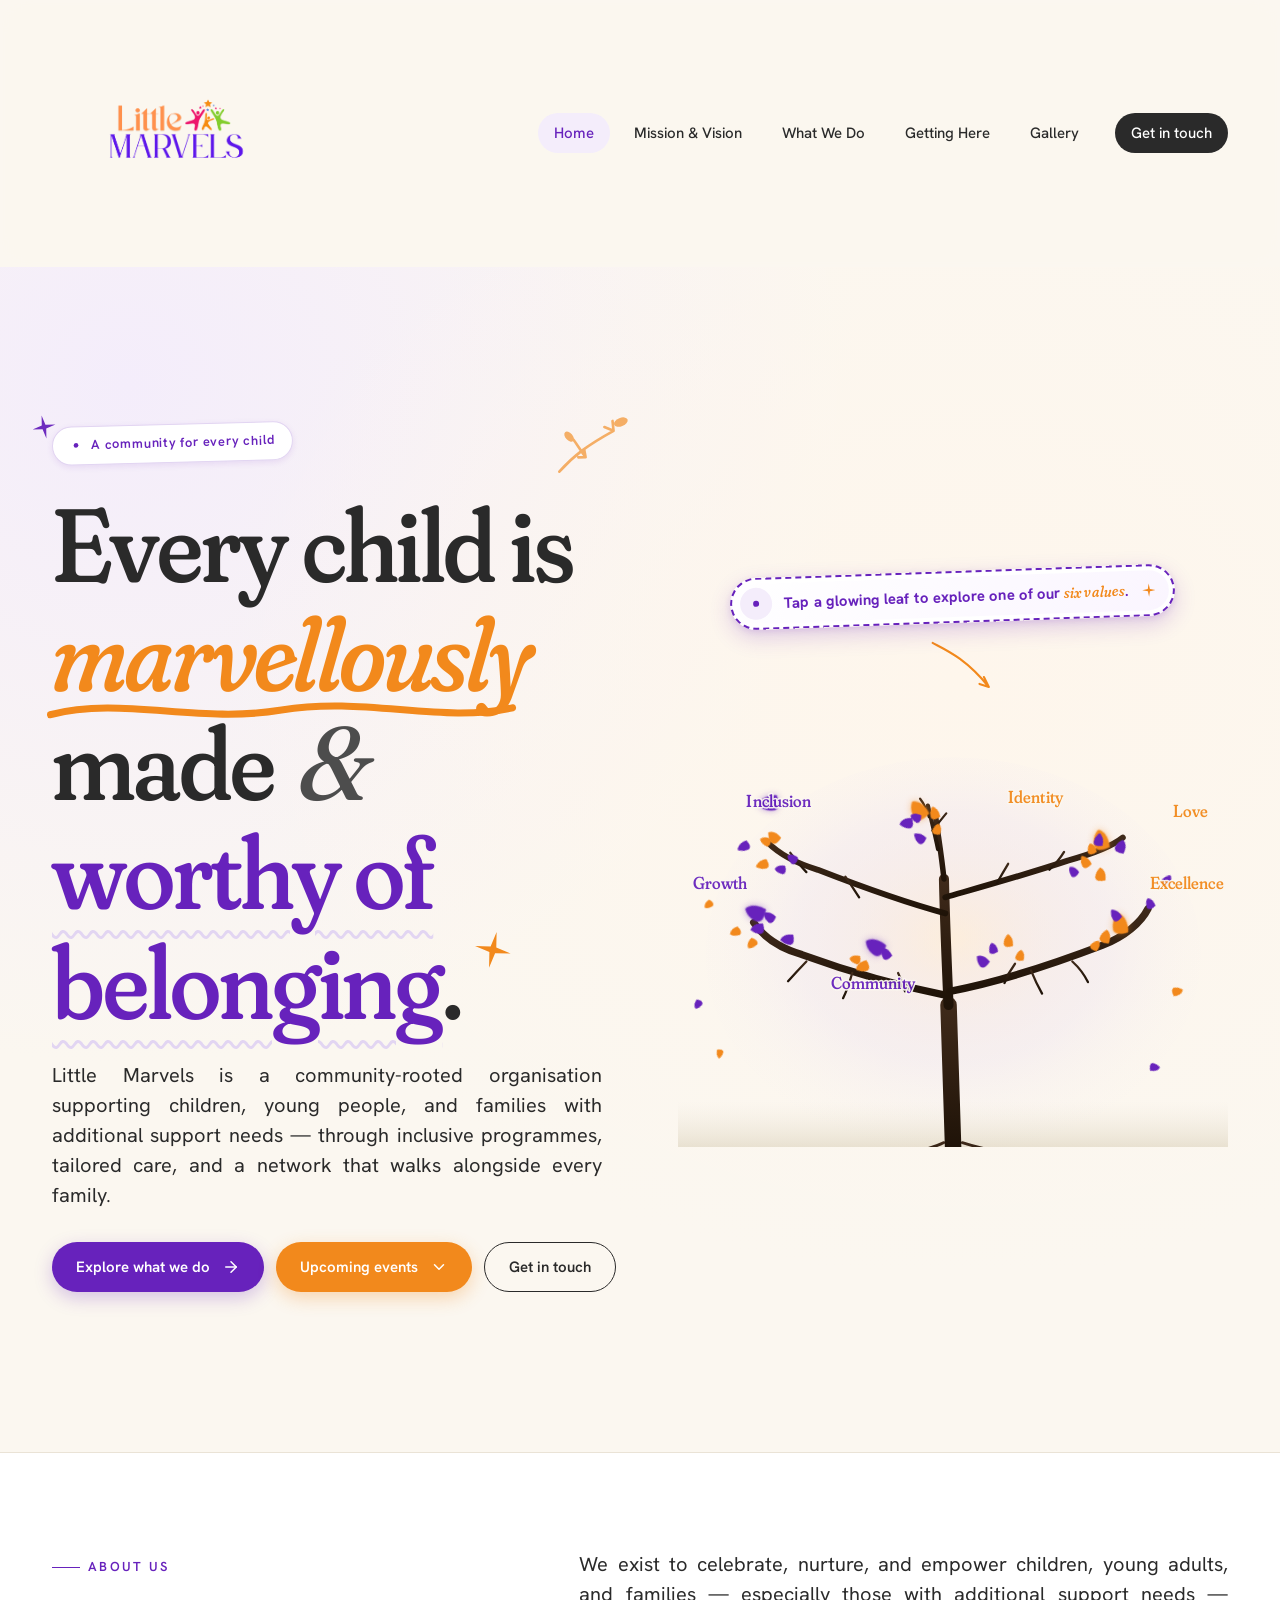
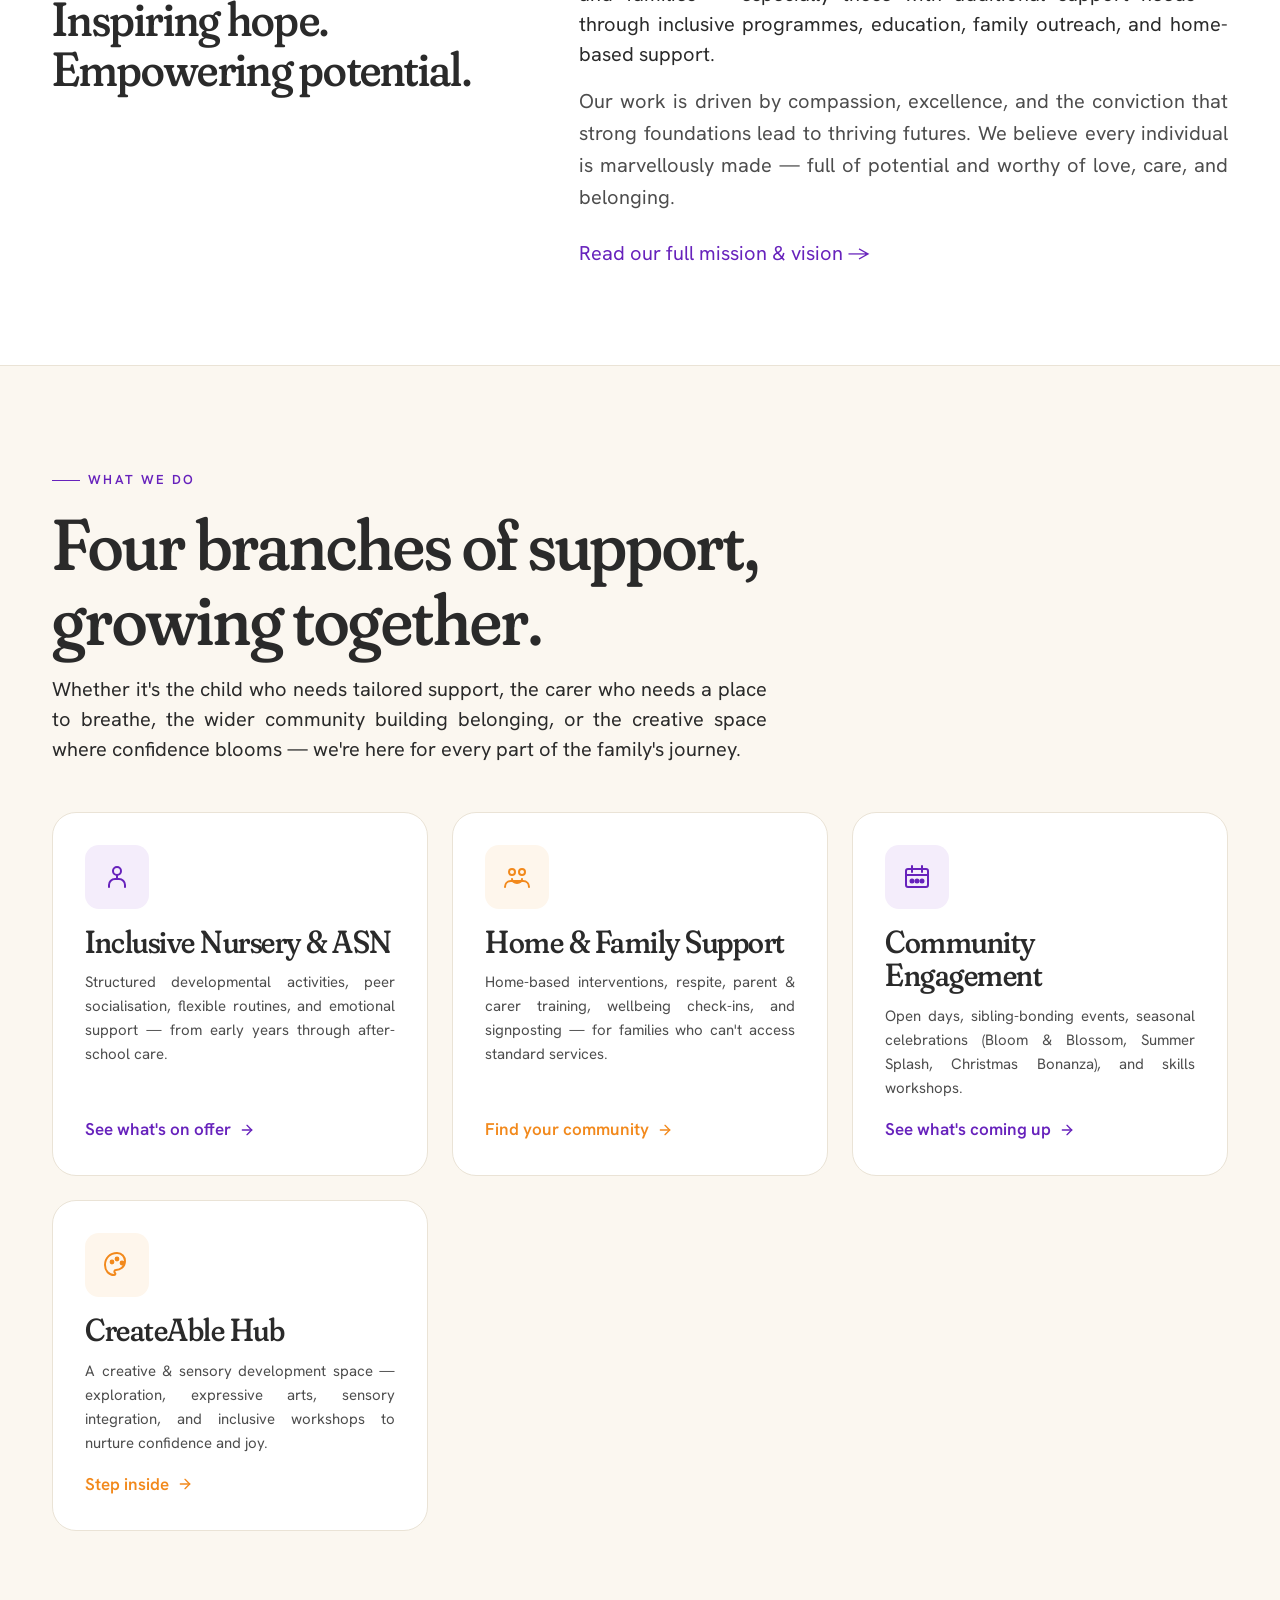
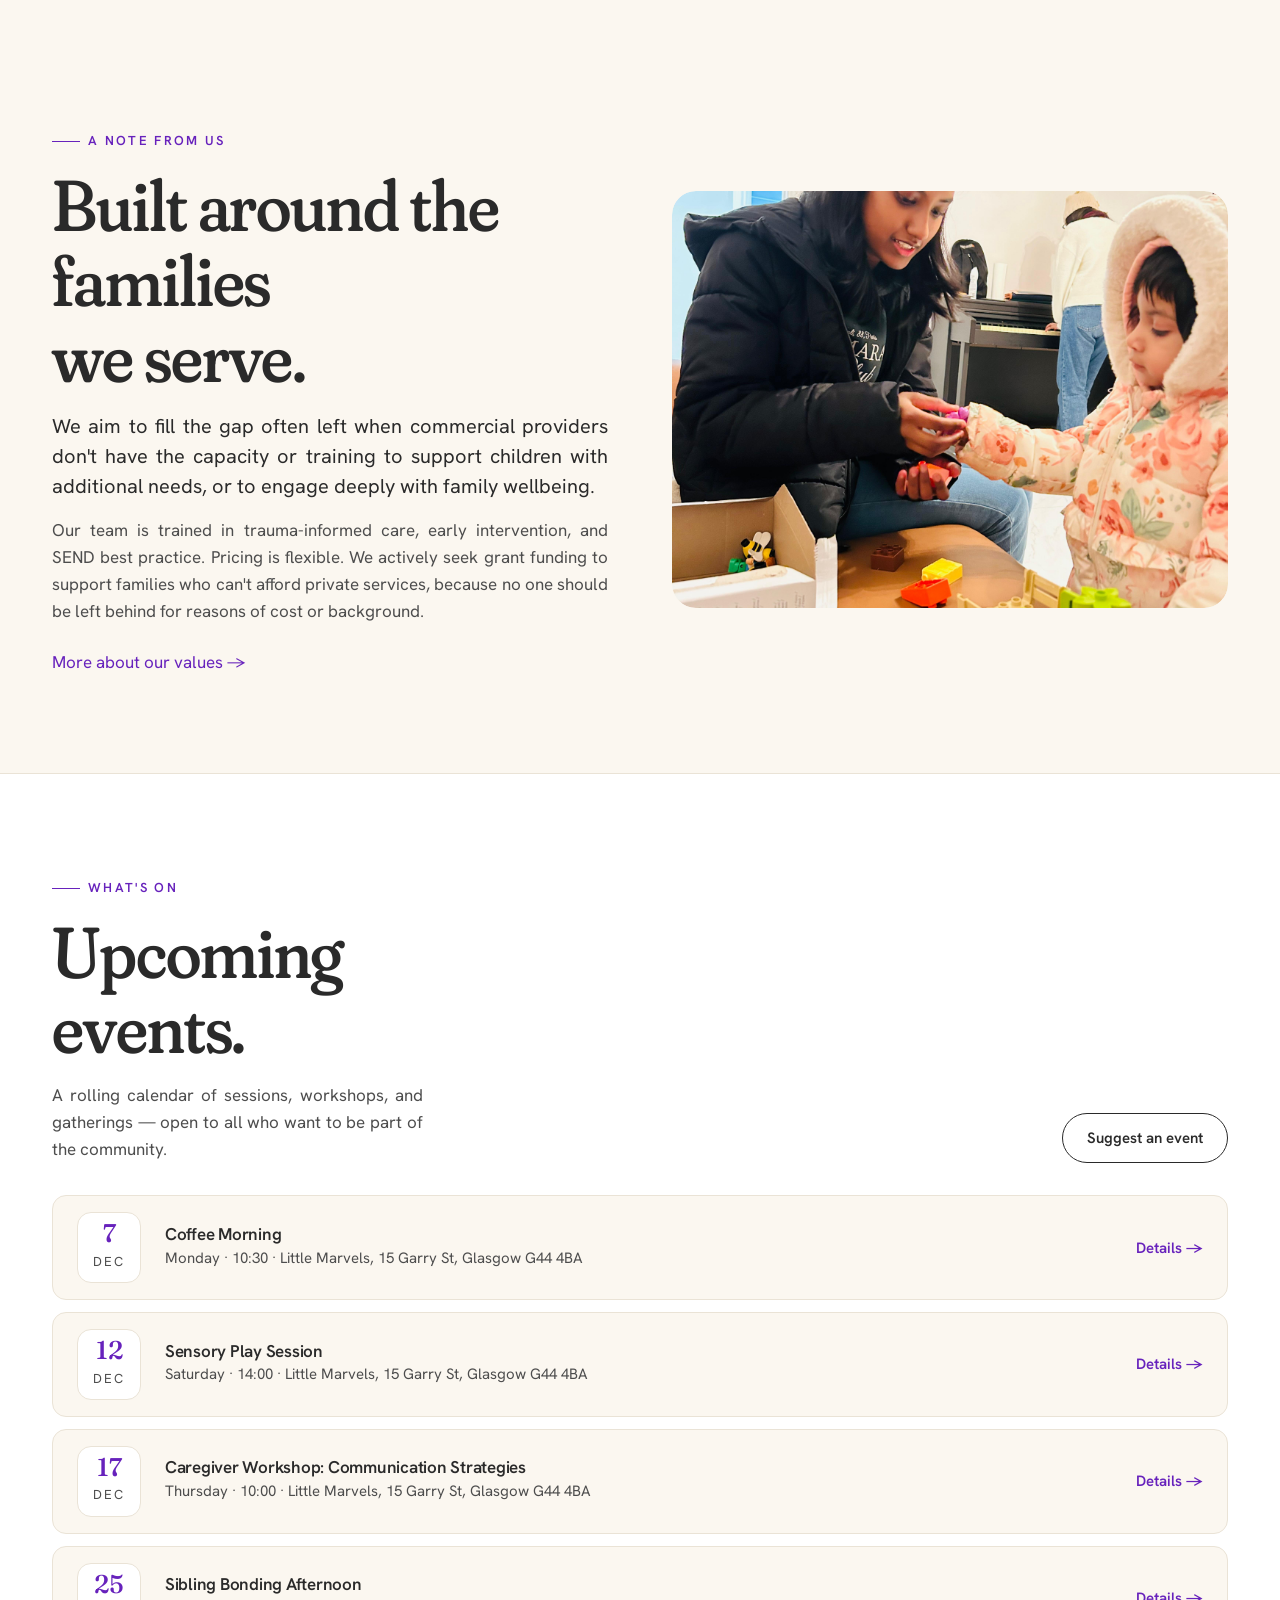
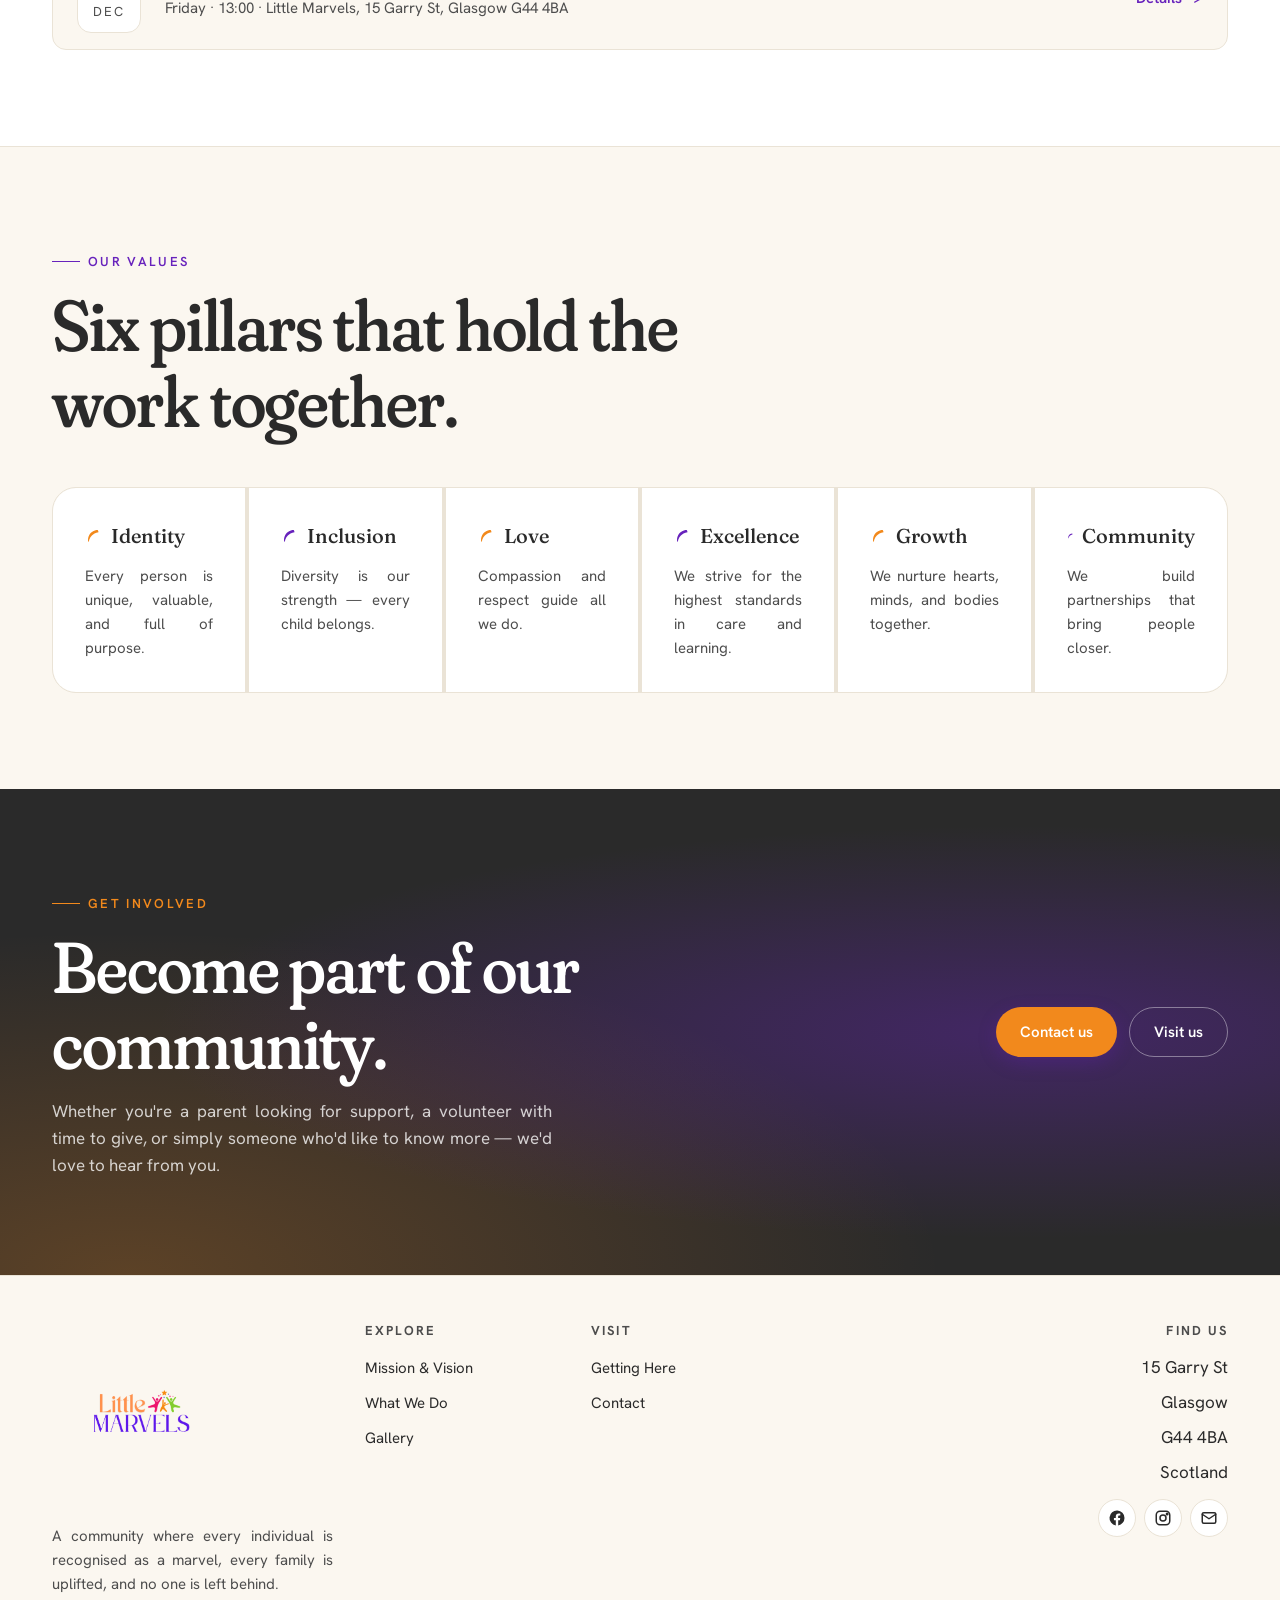
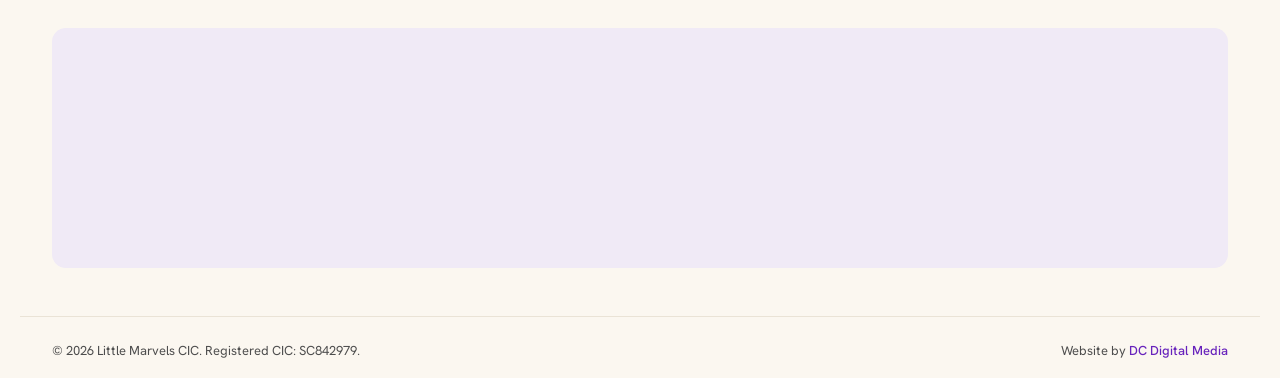
<file: index.html>
<!doctype html>
<html lang="en-GB">
<head>
  <meta charset="utf-8">
  <meta name="viewport" content="width=device-width, initial-scale=1">
  <title>Little Marvels — Inspiring Hope. Empowering Potential.</title>
  <meta name="description" content="Little Marvels is a community-rooted organisation supporting children, young people, and families with additional support needs through inclusive programmes, family outreach, and tailored care.">
  <meta name="theme-color" content="#FBF7F0">
  <link rel="canonical" href="https://littlemarvels.org.uk/">

  <!-- Open Graph / social sharing.
       NOTE: assets/og-image.png needs to be designed (1200×630, PNG/JPG — SVG not supported by most platforms). -->
  <meta property="og:type" content="website">
  <meta property="og:site_name" content="Little Marvels">
  <meta property="og:title" content="Little Marvels — Inspiring Hope. Empowering Potential.">
  <meta property="og:description" content="Little Marvels is a community-rooted organisation supporting children, young people, and families with additional support needs through inclusive programmes, family outreach, and tailored care.">
  <meta property="og:url" content="https://littlemarvels.org.uk/">
  <meta property="og:image" content="https://littlemarvels.org.uk/assets/og-image.png">
  <meta property="og:image:alt" content="Little Marvels — Inspiring Hope. Empowering Potential.">
  <meta property="og:locale" content="en_GB">
  <meta name="twitter:card" content="summary_large_image">
  <meta name="twitter:title" content="Little Marvels — Inspiring Hope. Empowering Potential.">
  <meta name="twitter:description" content="Little Marvels is a community-rooted organisation supporting children, young people, and families with additional support needs through inclusive programmes, family outreach, and tailored care.">
  <meta name="twitter:image" content="https://littlemarvels.org.uk/assets/og-image.png">

  <link rel="preconnect" href="https://fonts.googleapis.com">
  <link rel="preconnect" href="https://fonts.gstatic.com" crossorigin>
  <link rel="stylesheet" href="https://fonts.googleapis.com/css2?family=Fraunces:ital,opsz,wght,SOFT,WONK@0,9..144,400..700,0..100,0..1;1,9..144,400..700,0..100,0..1&family=Hanken+Grotesk:wght@400;500;600;700&display=swap">
  <link rel="stylesheet" href="css/style.css">
  <link rel="icon" type="image/svg+xml" href="assets/logo.svg">
</head>
<body>
  <a class="skip-link" href="#main">Skip to main content</a>

  <!-- Header -->
  <header class="site-header">
    <div class="container">
      <a class="brand" href="index.html" aria-label="Little Marvels — home">
        <img class="brand-mark" src="assets/logo.png" alt="Little Marvels">
        <span class="brand-name">Little Marvels</span>
      </a>

      <nav class="site-nav" aria-label="Primary">
        <ul class="nav-list" role="list">
          <li><a href="index.html" aria-current="page">Home</a></li>
          <li><a href="mission.html">Mission &amp; Vision</a></li>
          <li><a href="what-we-do.html">What We Do</a></li>
          <li><a href="getting-here.html">Getting Here</a></li>
          <li><a href="gallery.html">Gallery</a></li>
          <li><a class="nav-cta" href="contact.html">Get in touch</a></li>
        </ul>
      </nav>

      <button class="nav-toggle" aria-label="Open menu" aria-expanded="false" aria-controls="site-nav">
        <svg viewBox="0 0 24 24" fill="none" stroke="currentColor" stroke-width="2" stroke-linecap="round">
          <line x1="4" y1="7" x2="20" y2="7"/>
          <line x1="4" y1="12" x2="20" y2="12"/>
          <line x1="4" y1="17" x2="20" y2="17"/>
        </svg>
      </button>
    </div>
  </header>

  <main id="main">

    <!-- ================= Living Canopy hero ================= -->
    <section class="canopy-hero" id="hero">
      <div class="canopy-hero__inner">
        <div class="canopy-hero__copy reveal">
          <!-- Decorative twig in the copy corner -->
          <svg class="hero-decor hero-decor--twig" viewBox="0 0 80 80" aria-hidden="true">
            <path d="M10,70 C20,55 30,45 50,30 M50,30 L42,28 M50,30 L48,22 M30,55 C25,50 22,46 18,42 M30,55 L24,56 M30,55 L28,49" stroke="currentColor" stroke-width="2.2" fill="none" stroke-linecap="round" stroke-linejoin="round"/>
            <ellipse cx="55" cy="22" rx="6" ry="3.5" transform="rotate(-30 55 22)" fill="currentColor"/>
            <ellipse cx="14" cy="40" rx="5" ry="3" transform="rotate(40 14 40)" fill="currentColor"/>
          </svg>
          <!-- Decorative sparkle at top-left -->
          <svg class="hero-decor hero-decor--spark hero-decor--spark-tl" viewBox="0 0 24 24" aria-hidden="true">
            <path d="M12,2 L13.6,10.4 L22,12 L13.6,13.6 L12,22 L10.4,13.6 L2,12 L10.4,10.4 Z"/>
          </svg>

          <span class="hero-eyebrow">
            <svg width="14" height="14" viewBox="0 0 24 24" fill="currentColor"><circle cx="12" cy="12" r="4"/></svg>
            A community for every child
          </span>
          <h1>
            Every child is
            <span class="accent-orange has-underline">
              marvellously<svg class="accent-underline" viewBox="0 0 240 16" preserveAspectRatio="none" aria-hidden="true"><path d="M4,11 C40,3 78,15 120,9 C162,3 200,15 236,8" stroke="currentColor" stroke-width="3" fill="none" stroke-linecap="round" stroke-linejoin="round"/></svg>
            </span><br>
            made <span class="hero-amp">&amp;</span> <span class="accent-purple has-wavy">worthy of belonging</span>.<svg class="hero-sparkle" viewBox="0 0 24 24" aria-hidden="true"><path d="M12,2 L13.6,10.4 L22,12 L13.6,13.6 L12,22 L10.4,13.6 L2,12 L10.4,10.4 Z"/></svg>
          </h1>
          <p class="lede">
            Little Marvels is a community-rooted organisation supporting children, young people,
            and families with additional support needs — through inclusive programmes, tailored
            care, and a network that walks alongside every family.
          </p>
          <div class="hero-actions">
            <a class="btn btn-primary" href="what-we-do.html">
              Explore what we do
              <svg class="arrow" width="18" height="18" viewBox="0 0 24 24" fill="none" stroke="currentColor" stroke-width="2" stroke-linecap="round" stroke-linejoin="round"><line x1="5" y1="12" x2="19" y2="12"/><polyline points="12 5 19 12 12 19"/></svg>
            </a>
            <a class="btn btn-accent" href="#events">
              Upcoming events
              <svg class="arrow" width="18" height="18" viewBox="0 0 24 24" fill="none" stroke="currentColor" stroke-width="2" stroke-linecap="round" stroke-linejoin="round"><polyline points="6 9 12 15 18 9"/></svg>
            </a>
            <a class="btn btn-ghost" href="contact.html">Get in touch</a>
          </div>
        </div>

        <div class="canopy-hero__art-stack reveal" style="transition-delay: 120ms">
          <p class="canopy-hero__hint">
            <span class="hint-tap-badge" aria-hidden="true">
              <svg class="hint-tap-icon" viewBox="0 0 32 32">
                <circle class="hint-ripple hint-ripple--1" cx="16" cy="16" r="12" fill="none" stroke="currentColor" stroke-width="2"/>
                <circle class="hint-ripple hint-ripple--2" cx="16" cy="16" r="8" fill="none" stroke="currentColor" stroke-width="2"/>
                <circle cx="16" cy="16" r="4" fill="currentColor"/>
              </svg>
            </span>
            <span class="canopy-hero__hint-text">Tap a glowing leaf to explore one of our <em>six values</em>.</span>
            <svg class="hint-spark" viewBox="0 0 24 24" aria-hidden="true"><path d="M12,2 L13.6,10.4 L22,12 L13.6,13.6 L12,22 L10.4,13.6 L2,12 L10.4,10.4 Z"/></svg>
          </p>

          <svg class="hint-arrow-doodle" viewBox="0 0 110 70" aria-hidden="true">
            <path class="hint-arrow-path" d="M10,8 C28,16 52,24 84,58 M84,58 L72,55 M84,58 L77,46" stroke="currentColor" stroke-width="2.6" fill="none" stroke-linecap="round" stroke-linejoin="round"/>
          </svg>

          <div class="canopy-hero__art">
          <svg class="canopy-svg" viewBox="0 0 1200 800" preserveAspectRatio="xMidYMax meet" role="img" aria-label="An illustrated tree representing the Little Marvels community. Six glowing 'marvel' leaves can be tapped to reveal one of the six values: Identity, Inclusion, Love, Excellence, Growth, and Community.">
            <defs>
              <radialGradient id="canopyHalo" cx="50%" cy="46%" r="58%">
                <stop offset="0%" stop-color="#FCE6CD" stop-opacity="0.55"/>
                <stop offset="55%" stop-color="#E2D5F2" stop-opacity="0.22"/>
                <stop offset="100%" stop-color="#FBF7F0" stop-opacity="0"/>
              </radialGradient>
              <linearGradient id="canopyTrunk" x1="0%" y1="0%" x2="0%" y2="100%">
                <stop offset="0%" stop-color="#3F2A1A"/>
                <stop offset="100%" stop-color="#1F1308"/>
              </linearGradient>
              <linearGradient id="canopyGround" x1="0%" y1="0%" x2="0%" y2="100%">
                <stop offset="0%" stop-color="#EAE3D6" stop-opacity="0"/>
                <stop offset="100%" stop-color="#D9CFB7" stop-opacity="0.55"/>
              </linearGradient>
            </defs>

            <!-- Backdrop halo -->
            <ellipse class="canopy-halo" cx="600" cy="380" rx="540" ry="430" fill="url(#canopyHalo)"/>
            <!-- Soft ground tint -->
            <rect class="canopy-ground" x="0" y="700" width="1200" height="100" fill="url(#canopyGround)"/>

            <!-- Background tree group: subtle parallax (depth: far) -->
            <g class="canopy-depth canopy-depth--far">
              <!-- Roots -->
              <g class="branches branches--roots" stroke="url(#canopyTrunk)" fill="none" stroke-linecap="round">
                <path class="branch" d="M580,790 C540,810 480,815 420,820" stroke-width="6" style="--bd:0s"/>
                <path class="branch" d="M620,790 C680,810 740,815 800,820" stroke-width="6" style="--bd:0.05s"/>
                <path class="branch" d="M600,800 C600,820 600,830 600,830" stroke-width="6" style="--bd:0.1s"/>
              </g>
              <!-- Trunk: layered for organic taper -->
              <g class="branches branches--trunk" stroke="url(#canopyTrunk)" fill="none" stroke-linecap="round">
                <path class="branch trunk-base" d="M600,800 C597,720 593,610 590,490" stroke-width="36" style="--bd:0s"/>
                <path class="branch trunk-mid"  d="M590,490 C586,395 582,310 580,215" stroke-width="22" style="--bd:0.25s"/>
                <path class="branch trunk-top"  d="M580,215 C575,165 568,125 562,80"  stroke-width="12" style="--bd:0.55s"/>
              </g>
              <!-- Major branches -->
              <g class="branches branches--major" stroke="url(#canopyTrunk)" fill="none" stroke-linecap="round">
                <path class="branch" d="M590,470 C490,450 380,420 270,380 C220,365 185,340 165,310" stroke-width="16" style="--bd:0.6s"/>
                <path class="branch" d="M593,460 C700,440 820,400 925,360 C975,340 1010,310 1025,280" stroke-width="16" style="--bd:0.65s"/>
                <path class="branch" d="M583,290 C490,265 395,230 305,195 C255,180 220,160 195,135"  stroke-width="13" style="--bd:0.85s"/>
                <path class="branch" d="M583,255 C670,230 760,205 850,175 C905,160 945,145 970,125"   stroke-width="13" style="--bd:0.9s"/>
                <path class="branch" d="M567,150 C560,115 552,85 545,55" stroke-width="9" style="--bd:1.1s"/>
              </g>
              <!-- Minor twigs -->
              <g class="branches branches--minor" stroke="url(#canopyTrunk)" fill="none" stroke-linecap="round" stroke-width="5">
                <path class="branch" d="M380,420 Q370,455 360,475" style="--bd:1.0s"/>
                <path class="branch" d="M280,395 Q258,418 240,438" style="--bd:1.05s"/>
                <path class="branch" d="M770,415 Q780,440 794,465" style="--bd:1.1s"/>
                <path class="branch" d="M860,395 Q882,415 894,440" style="--bd:1.15s"/>
                <path class="branch" d="M395,255 Q380,232 365,210" style="--bd:1.2s"/>
                <path class="branch" d="M280,200 Q260,180 245,158" style="--bd:1.25s"/>
                <path class="branch" d="M695,225 Q708,202 720,182" style="--bd:1.3s"/>
                <path class="branch" d="M810,195 Q830,176 842,156" style="--bd:1.35s"/>
                <path class="branch" d="M547,80  Q540,55 528,40"   style="--bd:1.4s"/>
                <path class="branch" d="M555,110 Q570,90 585,72"   style="--bd:1.42s"/>
                <path class="branch" d="M480,420 Q490,440 495,460" style="--bd:1.45s"/>
                <path class="branch" d="M735,400 Q720,420 712,442" style="--bd:1.48s"/>
              </g>
            </g>

            <!-- Leaves: mid-depth layer (regular leaves on the tree) -->
            <g class="canopy-depth canopy-depth--mid">
              <!-- 6 MARVEL LEAVES (the six values).
                   Structure per marvel: tap-target (generous hit zone) → pulse-ring (animated affordance) → leaf path. -->
              <g class="leaf marvel leaf--o sway-2" transform="translate(548,55) rotate(8)" style="--ld:1.45s;--rd:2.0s" data-value="Identity" data-tagline="Every individual is unique, valuable, and full of purpose." role="button" tabindex="0" aria-label="Identity — every individual is unique, valuable, and full of purpose"><g class="leaf-parallax" style="--pf:0.7"><g class="leaf-sway" style="--s:6.4s;--d:-1.8s"><circle class="marvel-tap-target" cx="0" cy="0" r="72"/><circle class="marvel-pulse-ring" cx="0" cy="0" r="22" fill="none"/><g class="leaf-scale-static"><path class="leaf-path" d="M0,0 q-13,-18 -29,-15 q-3,14 7,25 q9,9 22,-10 z"/></g></g></g></g>
              <g class="leaf marvel leaf--p sway-3" transform="translate(175,128) rotate(-55)" style="--ld:1.55s;--rd:2.1s" data-value="Inclusion" data-tagline="Spaces where all abilities and backgrounds are celebrated and supported." role="button" tabindex="0" aria-label="Inclusion — spaces where all abilities and backgrounds are celebrated and supported"><g class="leaf-parallax" style="--pf:0.95"><g class="leaf-sway" style="--s:6.8s;--d:-2.4s"><circle class="marvel-tap-target" cx="0" cy="0" r="72"/><circle class="marvel-pulse-ring" cx="0" cy="0" r="22" fill="none"/><g class="leaf-scale-static"><path class="leaf-path" d="M0,0 q-13,-18 -29,-15 q-3,14 7,25 q9,9 22,-10 z"/></g></g></g></g>
              <g class="leaf marvel leaf--o sway-1" transform="translate(980,108) rotate(30)" style="--ld:1.55s;--rd:2.15s" data-value="Love" data-tagline="Care rooted in compassion, kindness, and respect." role="button" tabindex="0" aria-label="Love — care rooted in compassion, kindness, and respect"><g class="leaf-parallax" style="--pf:0.95"><g class="leaf-sway" style="--s:7.2s;--d:-1.2s"><circle class="marvel-tap-target" cx="0" cy="0" r="72"/><circle class="marvel-pulse-ring" cx="0" cy="0" r="22" fill="none"/><g class="leaf-scale-static"><path class="leaf-path" d="M0,0 q-13,-18 -29,-15 q-3,14 7,25 q9,9 22,-10 z"/></g></g></g></g>
              <g class="leaf marvel leaf--p sway-4" transform="translate(155,318) rotate(-25)" style="--ld:1.65s;--rd:2.2s" data-value="Growth" data-tagline="Holistic growth — physical, emotional, social — alongside every family." role="button" tabindex="0" aria-label="Growth — holistic growth, physical, emotional, social, alongside every family"><g class="leaf-parallax" style="--pf:0.85"><g class="leaf-sway" style="--s:6.6s;--d:-3.6s"><circle class="marvel-tap-target" cx="0" cy="0" r="72"/><circle class="marvel-pulse-ring" cx="0" cy="0" r="22" fill="none"/><g class="leaf-scale-static"><path class="leaf-path" d="M0,0 q-13,-18 -29,-15 q-3,14 7,25 q9,9 22,-10 z"/></g></g></g></g>
              <g class="leaf marvel leaf--o sway-2" transform="translate(1030,290) rotate(35)" style="--ld:1.6s;--rd:2.25s" data-value="Excellence" data-tagline="High standards in everything — from education to safeguarding." role="button" tabindex="0" aria-label="Excellence — high standards in everything, from education to safeguarding"><g class="leaf-parallax" style="--pf:0.85"><g class="leaf-sway" style="--s:7.6s;--d:-0.8s"><circle class="marvel-tap-target" cx="0" cy="0" r="72"/><circle class="marvel-pulse-ring" cx="0" cy="0" r="22" fill="none"/><g class="leaf-scale-static"><path class="leaf-path" d="M0,0 q-13,-18 -29,-15 q-3,14 7,25 q9,9 22,-10 z"/></g></g></g></g>
              <g class="leaf marvel leaf--p sway-5" transform="translate(425,378) rotate(-15)" style="--ld:1.7s;--rd:2.3s" data-value="Community" data-tagline="Bridges, not walls. Partnerships that extend care." role="button" tabindex="0" aria-label="Community — bridges, not walls, partnerships that extend care"><g class="leaf-parallax" style="--pf:0.6"><g class="leaf-sway" style="--s:6.2s;--d:-2.8s"><circle class="marvel-tap-target" cx="0" cy="0" r="72"/><circle class="marvel-pulse-ring" cx="0" cy="0" r="22" fill="none"/><g class="leaf-scale-static"><path class="leaf-path" d="M0,0 q-13,-18 -29,-15 q-3,14 7,25 q9,9 22,-10 z"/></g></g></g></g>

          <!-- Top crown ambient -->
          <g class="leaf leaf--p sway-3" transform="translate(528,88) rotate(-28)" style="--ld:1.5s"><g class="leaf-parallax" style="--pf:0.5"><g class="leaf-sway" style="--s:5.6s;--d:-3.2s"><path class="leaf-path" d="M0,0 q-9,-13 -21,-11 q-3,10 4,20 q8,7 17,-9 z"/></g></g></g>
          <g class="leaf leaf--o sway-1" transform="translate(580,70) rotate(25)" style="--ld:1.55s"><g class="leaf-parallax" style="--pf:0.6"><g class="leaf-sway" style="--s:6.0s;--d:-1.4s"><path class="leaf-path" d="M0,0 q-11,-15 -25,-13 q-2,12 6,22 q8,8 19,-9 z"/></g></g></g>
          <g class="leaf leaf--p sway-4" transform="translate(510,108) rotate(-50)" style="--ld:1.6s"><g class="leaf-parallax" style="--pf:0.8"><g class="leaf-sway" style="--s:7.0s;--d:-4.5s"><path class="leaf-path" d="M0,0 q-13,-17 -28,-12 q-1,13 7,23 q9,8 21,-11 z"/></g></g></g>
          <g class="leaf leaf--o sway-5" transform="translate(590,105) rotate(55)" style="--ld:1.6s"><g class="leaf-parallax" style="--pf:0.7"><g class="leaf-sway" style="--s:6.4s;--d:-2.1s"><path class="leaf-path" d="M0,0 q-9,-13 -21,-11 q-3,10 4,20 q8,7 17,-9 z"/></g></g></g>
          <g class="leaf leaf--p sway-2" transform="translate(540,130) rotate(-10)" style="--ld:1.65s"><g class="leaf-parallax" style="--pf:0.45"><g class="leaf-sway" style="--s:5.8s;--d:-3.0s"><path class="leaf-path" d="M0,0 q-11,-15 -25,-13 q-2,12 6,22 q8,8 19,-9 z"/></g></g></g>

          <!-- Upper-left ambient -->
          <g class="leaf leaf--o sway-2" transform="translate(200,140) rotate(-30)" style="--ld:1.55s"><g class="leaf-parallax" style="--pf:0.65"><g class="leaf-sway" style="--s:6.2s;--d:-1.9s"><path class="leaf-path" d="M0,0 q-9,-13 -21,-11 q-3,10 4,20 q8,7 17,-9 z"/></g></g></g>
          <g class="leaf leaf--p sway-4" transform="translate(155,165) rotate(-75)" style="--ld:1.6s"><g class="leaf-parallax" style="--pf:0.85"><g class="leaf-sway" style="--s:6.6s;--d:-3.4s"><path class="leaf-path" d="M0,0 q-11,-15 -25,-13 q-2,12 6,22 q8,8 19,-9 z"/></g></g></g>
          <g class="leaf leaf--o sway-1" transform="translate(225,125) rotate(0)" style="--ld:1.6s"><g class="leaf-parallax" style="--pf:0.6"><g class="leaf-sway" style="--s:5.4s;--d:-2.6s"><path class="leaf-path" d="M0,0 q-13,-17 -28,-12 q-1,13 7,23 q9,8 21,-11 z"/></g></g></g>
          <g class="leaf leaf--p sway-3" transform="translate(260,175) rotate(-15)" style="--ld:1.65s"><g class="leaf-parallax" style="--pf:0.5"><g class="leaf-sway" style="--s:6.0s;--d:-3.8s"><path class="leaf-path" d="M0,0 q-9,-13 -21,-11 q-3,10 4,20 q8,7 17,-9 z"/></g></g></g>
          <g class="leaf leaf--o sway-5" transform="translate(195,202) rotate(-65)" style="--ld:1.7s"><g class="leaf-parallax" style="--pf:0.75"><g class="leaf-sway" style="--s:7.0s;--d:-1.5s"><path class="leaf-path" d="M0,0 q-11,-15 -25,-13 q-2,12 6,22 q8,8 19,-9 z"/></g></g></g>
          <g class="leaf leaf--p sway-2" transform="translate(232,205) rotate(-45)" style="--ld:1.7s"><g class="leaf-parallax" style="--pf:0.6"><g class="leaf-sway" style="--s:6.4s;--d:-2.9s"><path class="leaf-path" d="M0,0 q-9,-13 -21,-11 q-3,10 4,20 q8,7 17,-9 z"/></g></g></g>

          <!-- Upper-right ambient -->
          <g class="leaf leaf--p sway-4" transform="translate(945,128) rotate(50)" style="--ld:1.55s"><g class="leaf-parallax" style="--pf:0.7"><g class="leaf-sway" style="--s:6.8s;--d:-1.7s"><path class="leaf-path" d="M0,0 q-11,-15 -25,-13 q-2,12 6,22 q8,8 19,-9 z"/></g></g></g>
          <g class="leaf leaf--o sway-2" transform="translate(920,148) rotate(25)" style="--ld:1.6s"><g class="leaf-parallax" style="--pf:0.65"><g class="leaf-sway" style="--s:6.2s;--d:-3.5s"><path class="leaf-path" d="M0,0 q-9,-13 -21,-11 q-3,10 4,20 q8,7 17,-9 z"/></g></g></g>
          <g class="leaf leaf--p sway-1" transform="translate(1000,142) rotate(65)" style="--ld:1.6s"><g class="leaf-parallax" style="--pf:0.85"><g class="leaf-sway" style="--s:5.6s;--d:-2.0s"><path class="leaf-path" d="M0,0 q-13,-17 -28,-12 q-1,13 7,23 q9,8 21,-11 z"/></g></g></g>
          <g class="leaf leaf--o sway-3" transform="translate(905,178) rotate(10)" style="--ld:1.65s"><g class="leaf-parallax" style="--pf:0.55"><g class="leaf-sway" style="--s:6.6s;--d:-4.0s"><path class="leaf-path" d="M0,0 q-11,-15 -25,-13 q-2,12 6,22 q8,8 19,-9 z"/></g></g></g>
          <g class="leaf leaf--p sway-5" transform="translate(875,200) rotate(0)" style="--ld:1.7s"><g class="leaf-parallax" style="--pf:0.5"><g class="leaf-sway" style="--s:7.2s;--d:-2.4s"><path class="leaf-path" d="M0,0 q-9,-13 -21,-11 q-3,10 4,20 q8,7 17,-9 z"/></g></g></g>
          <g class="leaf leaf--o sway-4" transform="translate(950,202) rotate(45)" style="--ld:1.7s"><g class="leaf-parallax" style="--pf:0.7"><g class="leaf-sway" style="--s:6.0s;--d:-3.2s"><path class="leaf-path" d="M0,0 q-13,-17 -28,-12 q-1,13 7,23 q9,8 21,-11 z"/></g></g></g>

          <!-- Lower-left ambient -->
          <g class="leaf leaf--p sway-1" transform="translate(185,338) rotate(-50)" style="--ld:1.65s"><g class="leaf-parallax" style="--pf:0.65"><g class="leaf-sway" style="--s:5.8s;--d:-2.2s"><path class="leaf-path" d="M0,0 q-13,-17 -28,-12 q-1,13 7,23 q9,8 21,-11 z"/></g></g></g>
          <g class="leaf leaf--o sway-3" transform="translate(135,348) rotate(-75)" style="--ld:1.7s"><g class="leaf-parallax" style="--pf:0.85"><g class="leaf-sway" style="--s:6.6s;--d:-3.6s"><path class="leaf-path" d="M0,0 q-9,-13 -21,-11 q-3,10 4,20 q8,7 17,-9 z"/></g></g></g>
          <g class="leaf leaf--p sway-5" transform="translate(212,302) rotate(-10)" style="--ld:1.7s"><g class="leaf-parallax" style="--pf:0.55"><g class="leaf-sway" style="--s:5.4s;--d:-1.4s"><path class="leaf-path" d="M0,0 q-11,-15 -25,-13 q-2,12 6,22 q8,8 19,-9 z"/></g></g></g>
          <g class="leaf leaf--o sway-2" transform="translate(175,378) rotate(-100)" style="--ld:1.75s"><g class="leaf-parallax" style="--pf:0.9"><g class="leaf-sway" style="--s:7.0s;--d:-2.8s"><path class="leaf-path" d="M0,0 q-9,-13 -21,-11 q-3,10 4,20 q8,7 17,-9 z"/></g></g></g>
          <g class="leaf leaf--p sway-4" transform="translate(250,360) rotate(-45)" style="--ld:1.75s"><g class="leaf-parallax" style="--pf:0.5"><g class="leaf-sway" style="--s:6.4s;--d:-3.4s"><path class="leaf-path" d="M0,0 q-13,-17 -28,-12 q-1,13 7,23 q9,8 21,-11 z"/></g></g></g>

          <!-- Lower-right ambient -->
          <g class="leaf leaf--o sway-2" transform="translate(995,318) rotate(40)" style="--ld:1.65s"><g class="leaf-parallax" style="--pf:0.7"><g class="leaf-sway" style="--s:6.0s;--d:-1.6s"><path class="leaf-path" d="M0,0 q-11,-15 -25,-13 q-2,12 6,22 q8,8 19,-9 z"/></g></g></g>
          <g class="leaf leaf--p sway-4" transform="translate(1045,268) rotate(15)" style="--ld:1.7s"><g class="leaf-parallax" style="--pf:0.85"><g class="leaf-sway" style="--s:6.8s;--d:-3.0s"><path class="leaf-path" d="M0,0 q-9,-13 -21,-11 q-3,10 4,20 q8,7 17,-9 z"/></g></g></g>
          <g class="leaf leaf--o sway-5" transform="translate(965,338) rotate(60)" style="--ld:1.7s"><g class="leaf-parallax" style="--pf:0.65"><g class="leaf-sway" style="--s:5.4s;--d:-2.5s"><path class="leaf-path" d="M0,0 q-13,-17 -28,-12 q-1,13 7,23 q9,8 21,-11 z"/></g></g></g>
          <g class="leaf leaf--p sway-1" transform="translate(970,295) rotate(5)" style="--ld:1.75s"><g class="leaf-parallax" style="--pf:0.5"><g class="leaf-sway" style="--s:6.6s;--d:-3.8s"><path class="leaf-path" d="M0,0 q-11,-15 -25,-13 q-2,12 6,22 q8,8 19,-9 z"/></g></g></g>
          <g class="leaf leaf--o sway-3" transform="translate(940,360) rotate(75)" style="--ld:1.75s"><g class="leaf-parallax" style="--pf:0.6"><g class="leaf-sway" style="--s:7.2s;--d:-1.2s"><path class="leaf-path" d="M0,0 q-9,-13 -21,-11 q-3,10 4,20 q8,7 17,-9 z"/></g></g></g>

          <!-- Mid-canopy fill -->
          <g class="leaf leaf--o sway-4" transform="translate(395,400) rotate(-40)" style="--ld:1.7s"><g class="leaf-parallax" style="--pf:0.5"><g class="leaf-sway" style="--s:5.8s;--d:-2.6s"><path class="leaf-path" d="M0,0 q-9,-13 -21,-11 q-3,10 4,20 q8,7 17,-9 z"/></g></g></g>
          <g class="leaf leaf--p sway-2" transform="translate(470,378) rotate(10)" style="--ld:1.7s"><g class="leaf-parallax" style="--pf:0.45"><g class="leaf-sway" style="--s:6.4s;--d:-3.4s"><path class="leaf-path" d="M0,0 q-11,-15 -25,-13 q-2,12 6,22 q8,8 19,-9 z"/></g></g></g>
          <g class="leaf leaf--o sway-1" transform="translate(415,425) rotate(-65)" style="--ld:1.75s"><g class="leaf-parallax" style="--pf:0.6"><g class="leaf-sway" style="--s:5.6s;--d:-1.8s"><path class="leaf-path" d="M0,0 q-13,-17 -28,-12 q-1,13 7,23 q9,8 21,-11 z"/></g></g></g>
          <g class="leaf leaf--p sway-3" transform="translate(705,365) rotate(25)" style="--ld:1.7s"><g class="leaf-parallax" style="--pf:0.45"><g class="leaf-sway" style="--s:6.0s;--d:-3.0s"><path class="leaf-path" d="M0,0 q-9,-13 -21,-11 q-3,10 4,20 q8,7 17,-9 z"/></g></g></g>
          <g class="leaf leaf--o sway-5" transform="translate(745,348) rotate(40)" style="--ld:1.7s"><g class="leaf-parallax" style="--pf:0.5"><g class="leaf-sway" style="--s:6.6s;--d:-2.0s"><path class="leaf-path" d="M0,0 q-11,-15 -25,-13 q-2,12 6,22 q8,8 19,-9 z"/></g></g></g>
          <g class="leaf leaf--p sway-4" transform="translate(680,395) rotate(0)" style="--ld:1.75s"><g class="leaf-parallax" style="--pf:0.4"><g class="leaf-sway" style="--s:5.4s;--d:-3.6s"><path class="leaf-path" d="M0,0 q-13,-17 -28,-12 q-1,13 7,23 q9,8 21,-11 z"/></g></g></g>
          <g class="leaf leaf--o sway-2" transform="translate(770,380) rotate(50)" style="--ld:1.75s"><g class="leaf-parallax" style="--pf:0.55"><g class="leaf-sway" style="--s:7.0s;--d:-1.4s"><path class="leaf-path" d="M0,0 q-9,-13 -21,-11 q-3,10 4,20 q8,7 17,-9 z"/></g></g></g>
        </g>

        <!-- Drifting leaves: foreground depth (most parallax response) -->
        <g class="canopy-depth canopy-depth--near">
          <g class="leaf leaf--o sway-1" transform="translate(80,290) rotate(-90) scale(0.85)" style="--ld:1.85s"><g class="leaf-parallax" style="--pf:1.2"><g class="leaf-sway" style="--s:7.4s;--d:-2.2s"><path class="leaf-path" d="M0,0 q-9,-13 -21,-11 q-3,10 4,20 q8,7 17,-9 z"/></g></g></g>
          <g class="leaf leaf--p sway-3" transform="translate(1100,220) rotate(80) scale(0.9)" style="--ld:1.85s"><g class="leaf-parallax" style="--pf:1.1"><g class="leaf-sway" style="--s:6.8s;--d:-3.5s"><path class="leaf-path" d="M0,0 q-11,-15 -25,-13 q-2,12 6,22 q8,8 19,-9 z"/></g></g></g>
          <g class="leaf leaf--o sway-5" transform="translate(1130,470) rotate(120) scale(0.8)" style="--ld:1.9s"><g class="leaf-parallax" style="--pf:1.0"><g class="leaf-sway" style="--s:6.4s;--d:-1.7s"><path class="leaf-path" d="M0,0 q-13,-17 -28,-12 q-1,13 7,23 q9,8 21,-11 z"/></g></g></g>
          <g class="leaf leaf--p sway-4" transform="translate(60,510) rotate(-110) scale(0.85)" style="--ld:1.9s"><g class="leaf-parallax" style="--pf:1.15"><g class="leaf-sway" style="--s:7.0s;--d:-2.8s"><path class="leaf-path" d="M0,0 q-9,-13 -21,-11 q-3,10 4,20 q8,7 17,-9 z"/></g></g></g>
          <g class="leaf leaf--o sway-2" transform="translate(115,620) rotate(-130) scale(0.7)" style="--ld:1.95s"><g class="leaf-parallax" style="--pf:1.3"><g class="leaf-sway" style="--s:6.0s;--d:-1.0s"><path class="leaf-path" d="M0,0 q-11,-15 -25,-13 q-2,12 6,22 q8,8 19,-9 z"/></g></g></g>
          <g class="leaf leaf--p sway-3" transform="translate(1080,640) rotate(140) scale(0.75)" style="--ld:1.95s"><g class="leaf-parallax" style="--pf:1.25"><g class="leaf-sway" style="--s:6.6s;--d:-2.4s"><path class="leaf-path" d="M0,0 q-13,-17 -28,-12 q-1,13 7,23 q9,8 21,-11 z"/></g></g></g>
        </g>

        <!-- Marvel labels: always-visible value names, layered on top of canopy -->
        <g class="canopy-labels">
          <text class="marvel-label marvel-label--o" x="720"  y="50"  text-anchor="start"  style="--ll:2.0s">Identity</text>
          <text class="marvel-label marvel-label--p" x="220"  y="58"  text-anchor="middle" style="--ll:2.05s">Inclusion</text>
          <text class="marvel-label marvel-label--o" x="1080" y="80"  text-anchor="start"  style="--ll:2.1s">Love</text>
          <text class="marvel-label marvel-label--p" x="92"   y="238" text-anchor="middle" style="--ll:2.15s">Growth</text>
          <text class="marvel-label marvel-label--o" x="1190" y="238" text-anchor="end" style="--ll:2.2s">Excellence</text>
          <text class="marvel-label marvel-label--p" x="425"  y="455" text-anchor="middle" style="--ll:2.25s">Community</text>
        </g>
      </svg>
    </div>
  </div>
</div>

  <!-- Value card overlay -->
  <div class="value-card" id="valueCard" role="dialog" aria-labelledby="valueCardTitle" aria-modal="false" hidden>
    <button class="value-card__close" type="button" aria-label="Close">
      <svg width="14" height="14" viewBox="0 0 24 24" fill="none" stroke="currentColor" stroke-width="2.5" stroke-linecap="round"><line x1="6" y1="6" x2="18" y2="18"/><line x1="18" y1="6" x2="6" y2="18"/></svg>
    </button>
    <span class="value-card__eyebrow">A Little Marvels value</span>
    <h3 class="value-card__title" id="valueCardTitle"></h3>
    <p class="value-card__body"></p>
  </div>
</section>

    <!-- ================= About strip (short, top of page) ================= -->
    <section class="about-strip">
      <div class="container">
        <div class="reveal">
          <span class="section-eyebrow">About us</span>
          <h2>Inspiring hope.<br>Empowering potential.</h2>
        </div>
        <div class="reveal" style="transition-delay: 120ms">
          <p class="lede">
            We exist to celebrate, nurture, and empower children, young adults, and families —
            especially those with additional support needs — through inclusive programmes,
            education, family outreach, and home-based support.
          </p>
          <p style="margin-top: 1rem;">
            Our work is driven by compassion, excellence, and the conviction that strong
            foundations lead to thriving futures. We believe every individual is marvellously
            made — full of potential and worthy of love, care, and belonging.
          </p>
          <p style="margin-top: 1.5rem;">
            <a href="mission.html">Read our full mission &amp; vision →</a>
          </p>
        </div>
      </div>
    </section>

    <!-- ================= What We Do preview ================= -->
    <section>
      <div class="container">
        <div class="reveal" style="max-width: 760px;">
          <span class="section-eyebrow">What we do</span>
          <h2>Four branches of support, growing together.</h2>
          <p class="lede" style="margin-top: 1rem;">
            Whether it's the child who needs tailored support, the carer who needs
            a place to breathe, the wider community building belonging, or the creative
            space where confidence blooms — we're here for every part of the family's journey.
          </p>
        </div>

        <div class="cards-grid">
          <article class="card reveal">
            <div class="card-icon">
              <svg viewBox="0 0 32 32" fill="none" stroke="currentColor" stroke-width="2" stroke-linecap="round" stroke-linejoin="round">
                <circle cx="16" cy="10" r="4"/>
                <path d="M8 26v-2a6 6 0 0 1 6-6h4a6 6 0 0 1 6 6v2"/>
                <path d="M16 14v4"/>
              </svg>
            </div>
            <h3>Inclusive Nursery &amp; ASN</h3>
            <p>Structured developmental activities, peer socialisation, flexible routines, and emotional support — from early years through after-school care.</p>
            <a class="card-link" href="support-children.html">
              See what's on offer
              <svg width="16" height="16" viewBox="0 0 24 24" fill="none" stroke="currentColor" stroke-width="2" stroke-linecap="round"><line x1="5" y1="12" x2="19" y2="12"/><polyline points="12 5 19 12 12 19"/></svg>
            </a>
          </article>

          <article class="card card--orange reveal" style="transition-delay: 120ms">
            <div class="card-icon">
              <svg viewBox="0 0 32 32" fill="none" stroke="currentColor" stroke-width="2" stroke-linecap="round" stroke-linejoin="round">
                <path d="M21 18c0 2-2 4-5 4s-5-2-5-4"/>
                <circle cx="11" cy="11" r="3"/>
                <circle cx="21" cy="11" r="3"/>
                <path d="M4 26c0-3 2-6 6-6h12c4 0 6 3 6 6"/>
              </svg>
            </div>
            <h3>Home &amp; Family Support</h3>
            <p>Home-based interventions, respite, parent &amp; carer training, wellbeing check-ins, and signposting — for families who can't access standard services.</p>
            <a class="card-link" href="support-family.html">
              Find your community
              <svg width="16" height="16" viewBox="0 0 24 24" fill="none" stroke="currentColor" stroke-width="2" stroke-linecap="round"><line x1="5" y1="12" x2="19" y2="12"/><polyline points="12 5 19 12 12 19"/></svg>
            </a>
          </article>

          <article class="card reveal" style="transition-delay: 240ms">
            <div class="card-icon">
              <svg viewBox="0 0 32 32" fill="none" stroke="currentColor" stroke-width="2" stroke-linecap="round" stroke-linejoin="round">
                <rect x="5" y="8" width="22" height="18" rx="2"/>
                <line x1="5" y1="14" x2="27" y2="14"/>
                <line x1="11" y1="5" x2="11" y2="11"/>
                <line x1="21" y1="5" x2="21" y2="11"/>
                <circle cx="11" cy="20" r="1.5" fill="currentColor"/>
                <circle cx="16" cy="20" r="1.5" fill="currentColor"/>
                <circle cx="21" cy="20" r="1.5" fill="currentColor"/>
              </svg>
            </div>
            <h3>Community Engagement</h3>
            <p>Open days, sibling-bonding events, seasonal celebrations (Bloom &amp; Blossom, Summer Splash, Christmas Bonanza), and skills workshops.</p>
            <a class="card-link" href="community-events.html">
              See what's coming up
              <svg width="16" height="16" viewBox="0 0 24 24" fill="none" stroke="currentColor" stroke-width="2" stroke-linecap="round"><line x1="5" y1="12" x2="19" y2="12"/><polyline points="12 5 19 12 12 19"/></svg>
            </a>
          </article>

          <article class="card card--orange reveal" style="transition-delay: 360ms">
            <div class="card-icon">
              <svg viewBox="0 0 32 32" fill="none" stroke="currentColor" stroke-width="2" stroke-linecap="round" stroke-linejoin="round">
                <path d="M16 4C9 4 4 9 4 16c0 6 4 10 9 10 1 0 2-1 1-2-1-1-1-3 1-3 4 0 9-3 9-9 0-4-3-8-8-8z"/>
                <circle cx="11" cy="13" r="1.4" fill="currentColor"/>
                <circle cx="16" cy="10" r="1.4" fill="currentColor"/>
                <circle cx="21" cy="14" r="1.4" fill="currentColor"/>
              </svg>
            </div>
            <h3>CreateAble Hub</h3>
            <p>A creative &amp; sensory development space — exploration, expressive arts, sensory integration, and inclusive workshops to nurture confidence and joy.</p>
            <a class="card-link" href="createable-hub.html">
              Step inside
              <svg width="16" height="16" viewBox="0 0 24 24" fill="none" stroke="currentColor" stroke-width="2" stroke-linecap="round"><line x1="5" y1="12" x2="19" y2="12"/><polyline points="12 5 19 12 12 19"/></svg>
            </a>
          </article>
        </div>
      </div>
    </section>

    <!-- ================= Welcome (longer-form with image) ================= -->
    <section>
      <div class="container">
        <div class="split">
          <div class="reveal">
            <span class="section-eyebrow">A note from us</span>
            <h2>Built around the families<br>we serve.</h2>
            <p class="lede" style="margin-top: 1rem;">
              We aim to fill the gap often left when commercial providers don't have the
              capacity or training to support children with additional needs, or to engage
              deeply with family wellbeing.
            </p>
            <p style="margin-top: 1rem;">
              Our team is trained in trauma-informed care, early intervention, and SEND best
              practice. Pricing is flexible. We actively seek grant funding to support
              families who can't afford private services, because no one should be left
              behind for reasons of cost or background.
            </p>
            <p style="margin-top: 1.5rem;">
              <a href="mission.html">More about our values →</a>
            </p>
          </div>
          <div class="reveal" style="transition-delay: 160ms">
            <div class="image-ph" data-ratio="4/3">
              <img src="assets/images/lego-play.jpg" alt="A young volunteer helping a small child play with Duplo bricks at a Little Marvels session" loading="lazy">
            </div>
          </div>
        </div>
      </div>
    </section>

    <!-- ================= Events ================= -->
    <section class="events-section" id="events">
      <div class="container">
        <div class="split" style="grid-template-columns: 1fr 2fr; align-items: end;">
          <div class="reveal">
            <span class="section-eyebrow">What's on</span>
            <h2>Upcoming events.</h2>
            <p style="margin-top: 1rem;">A rolling calendar of sessions, workshops, and gatherings — open to all who want to be part of the community.</p>
          </div>
          <div class="reveal" style="transition-delay: 160ms; text-align: right;">
            <a class="btn btn-ghost" href="contact.html">Suggest an event</a>
          </div>
        </div>

        <div class="events-list reveal" id="events-list" aria-live="polite">
          <!-- Populated by js/events.js -->
          <div class="events-empty">Loading upcoming events…</div>
        </div>
      </div>
    </section>

    <!-- ================= Values ================= -->
    <section>
      <div class="container">
        <div class="reveal" style="max-width: 720px;">
          <span class="section-eyebrow">Our values</span>
          <h2>Six pillars that hold the work together.</h2>
        </div>

        <div class="values-grid reveal">
          <div class="value">
            <div class="value-label">
              <svg class="leaf-glyph" viewBox="0 0 24 24" fill="currentColor"><path d="M17 4c-7 0-13 6-13 13 0 1 0 2 1 3 1-7 6-12 13-13 0-1-1-3-1-3z"/></svg>
              Identity
            </div>
            <p>Every person is unique, valuable, and full of purpose.</p>
          </div>
          <div class="value">
            <div class="value-label">
              <svg class="leaf-glyph" viewBox="0 0 24 24" fill="currentColor"><path d="M17 4c-7 0-13 6-13 13 0 1 0 2 1 3 1-7 6-12 13-13 0-1-1-3-1-3z"/></svg>
              Inclusion
            </div>
            <p>Diversity is our strength — every child belongs.</p>
          </div>
          <div class="value">
            <div class="value-label">
              <svg class="leaf-glyph" viewBox="0 0 24 24" fill="currentColor"><path d="M17 4c-7 0-13 6-13 13 0 1 0 2 1 3 1-7 6-12 13-13 0-1-1-3-1-3z"/></svg>
              Love
            </div>
            <p>Compassion and respect guide all we do.</p>
          </div>
          <div class="value">
            <div class="value-label">
              <svg class="leaf-glyph" viewBox="0 0 24 24" fill="currentColor"><path d="M17 4c-7 0-13 6-13 13 0 1 0 2 1 3 1-7 6-12 13-13 0-1-1-3-1-3z"/></svg>
              Excellence
            </div>
            <p>We strive for the highest standards in care and learning.</p>
          </div>
          <div class="value">
            <div class="value-label">
              <svg class="leaf-glyph" viewBox="0 0 24 24" fill="currentColor"><path d="M17 4c-7 0-13 6-13 13 0 1 0 2 1 3 1-7 6-12 13-13 0-1-1-3-1-3z"/></svg>
              Growth
            </div>
            <p>We nurture hearts, minds, and bodies together.</p>
          </div>
          <div class="value">
            <div class="value-label">
              <svg class="leaf-glyph" viewBox="0 0 24 24" fill="currentColor"><path d="M17 4c-7 0-13 6-13 13 0 1 0 2 1 3 1-7 6-12 13-13 0-1-1-3-1-3z"/></svg>
              Community
            </div>
            <p>We build partnerships that bring people closer.</p>
          </div>
        </div>
      </div>
    </section>

    <!-- ================= CTA strip ================= -->
    <section class="cta-strip">
      <div class="container">
        <div class="reveal">
          <span class="section-eyebrow" style="color: var(--c-orange);">Get involved</span>
          <h2>Become part of our community.</h2>
          <p style="margin-top: 1rem; max-width: 50ch;">
            Whether you're a parent looking for support, a volunteer with time to give,
            or simply someone who'd like to know more — we'd love to hear from you.
          </p>
        </div>
        <div class="cta-strip-actions reveal" style="transition-delay: 120ms">
          <a class="btn btn-primary" href="contact.html">Contact us</a>
          <a class="btn btn-ghost" href="getting-here.html">Visit us</a>
        </div>
      </div>
    </section>

  </main>

  <!-- Footer -->
  <footer class="site-footer">
    <div class="container">
      <div class="footer-col footer-brand">
        <a class="brand" href="index.html">
          <img class="brand-mark" src="assets/logo.png" alt="Little Marvels">
          <span class="brand-name">Little Marvels</span>
        </a>
        <p class="muted">A community where every individual is recognised as a marvel, every family is uplifted, and no one is left behind.</p>
      </div>
      <div class="footer-col">
        <h5>Explore</h5>
        <ul role="list">
          <li><a href="mission.html">Mission &amp; Vision</a></li>
          <li><a href="what-we-do.html">What We Do</a></li>
          <li><a href="gallery.html">Gallery</a></li>
        </ul>
      </div>
      <div class="footer-col">
        <h5>Visit</h5>
        <ul role="list">
          <li><a href="getting-here.html">Getting Here</a></li>
          <li><a href="contact.html">Contact</a></li>
        </ul>
      </div>
      <div class="footer-col footer-find">
        <h5>Find us</h5>
        <ul role="list"><li>15 Garry St</li><li>Glasgow</li><li>G44 4BA</li><li>Scotland</li></ul>
        <div class="footer-social">
          <a href="https://www.facebook.com/profile.php?id=61565497287016" target="_blank" rel="noopener" aria-label="Facebook"><svg viewBox="0 0 24 24" fill="currentColor"><path d="M22 12a10 10 0 1 0-11.6 9.9v-7H7.9V12h2.5V9.8c0-2.5 1.5-3.9 3.8-3.9 1.1 0 2.2.2 2.2.2v2.5h-1.3c-1.2 0-1.6.8-1.6 1.6V12h2.8l-.4 2.9h-2.3v7A10 10 0 0 0 22 12z"/></svg></a>
          <a href="https://www.instagram.com/littlemarvelscic" target="_blank" rel="noopener" aria-label="Instagram"><svg viewBox="0 0 24 24" fill="none" stroke="currentColor" stroke-width="2"><rect x="3" y="3" width="18" height="18" rx="5"/><circle cx="12" cy="12" r="4"/><circle cx="17.5" cy="6.5" r="1" fill="currentColor"/></svg></a>
          <a href="mailto:admin@littlemarvels.org.uk" aria-label="Email"><svg viewBox="0 0 24 24" fill="none" stroke="currentColor" stroke-width="2" stroke-linecap="round" stroke-linejoin="round"><rect x="3" y="5" width="18" height="14" rx="2"/><polyline points="3 7 12 13 21 7"/></svg></a>
        </div>
      </div>
    </div>

    <div class="container footer-map-wrap">
      <iframe class="footer-map" src="https://maps.google.com/maps?q=15+Garry+St,+Glasgow+G44+4BA&amp;z=15&amp;output=embed" loading="lazy" referrerpolicy="no-referrer-when-downgrade" title="Map showing Little Marvels at 15 Garry St, Glasgow G44 4BA"></iframe>
    </div>
    <div class="container footer-bottom">
      <span>© <span id="yr"></span> Little Marvels CIC. Registered CIC: SC842979.</span>
      <span class="footer-credit-text">Website by <a href="https://dcdigitalmedia.co.uk/websites" target="_blank" rel="noopener">DC Digital Media</a></span>
    </div>
  </footer>

  <script>document.getElementById('yr').textContent = new Date().getFullYear();</script>
  <script src="js/main.js"></script>
  <script src="js/events.js"></script>
</body>
</html>
</file>
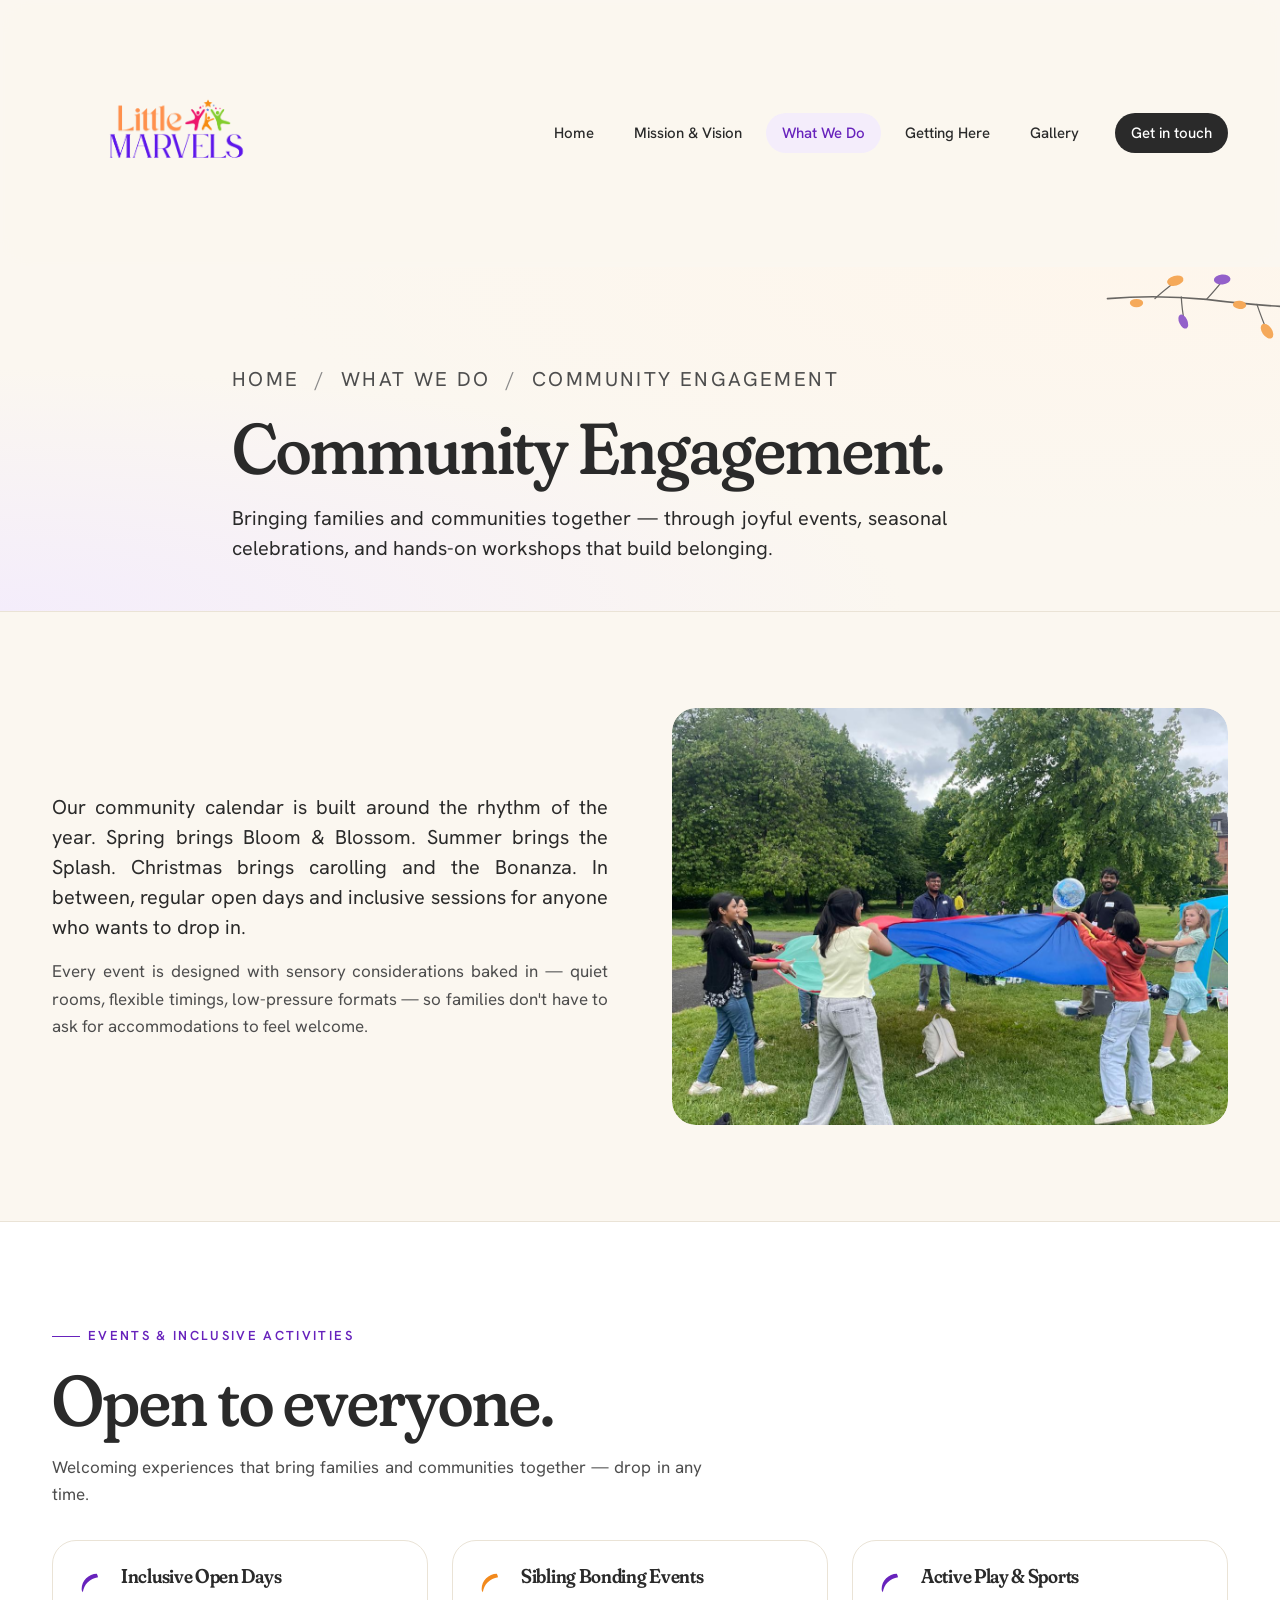
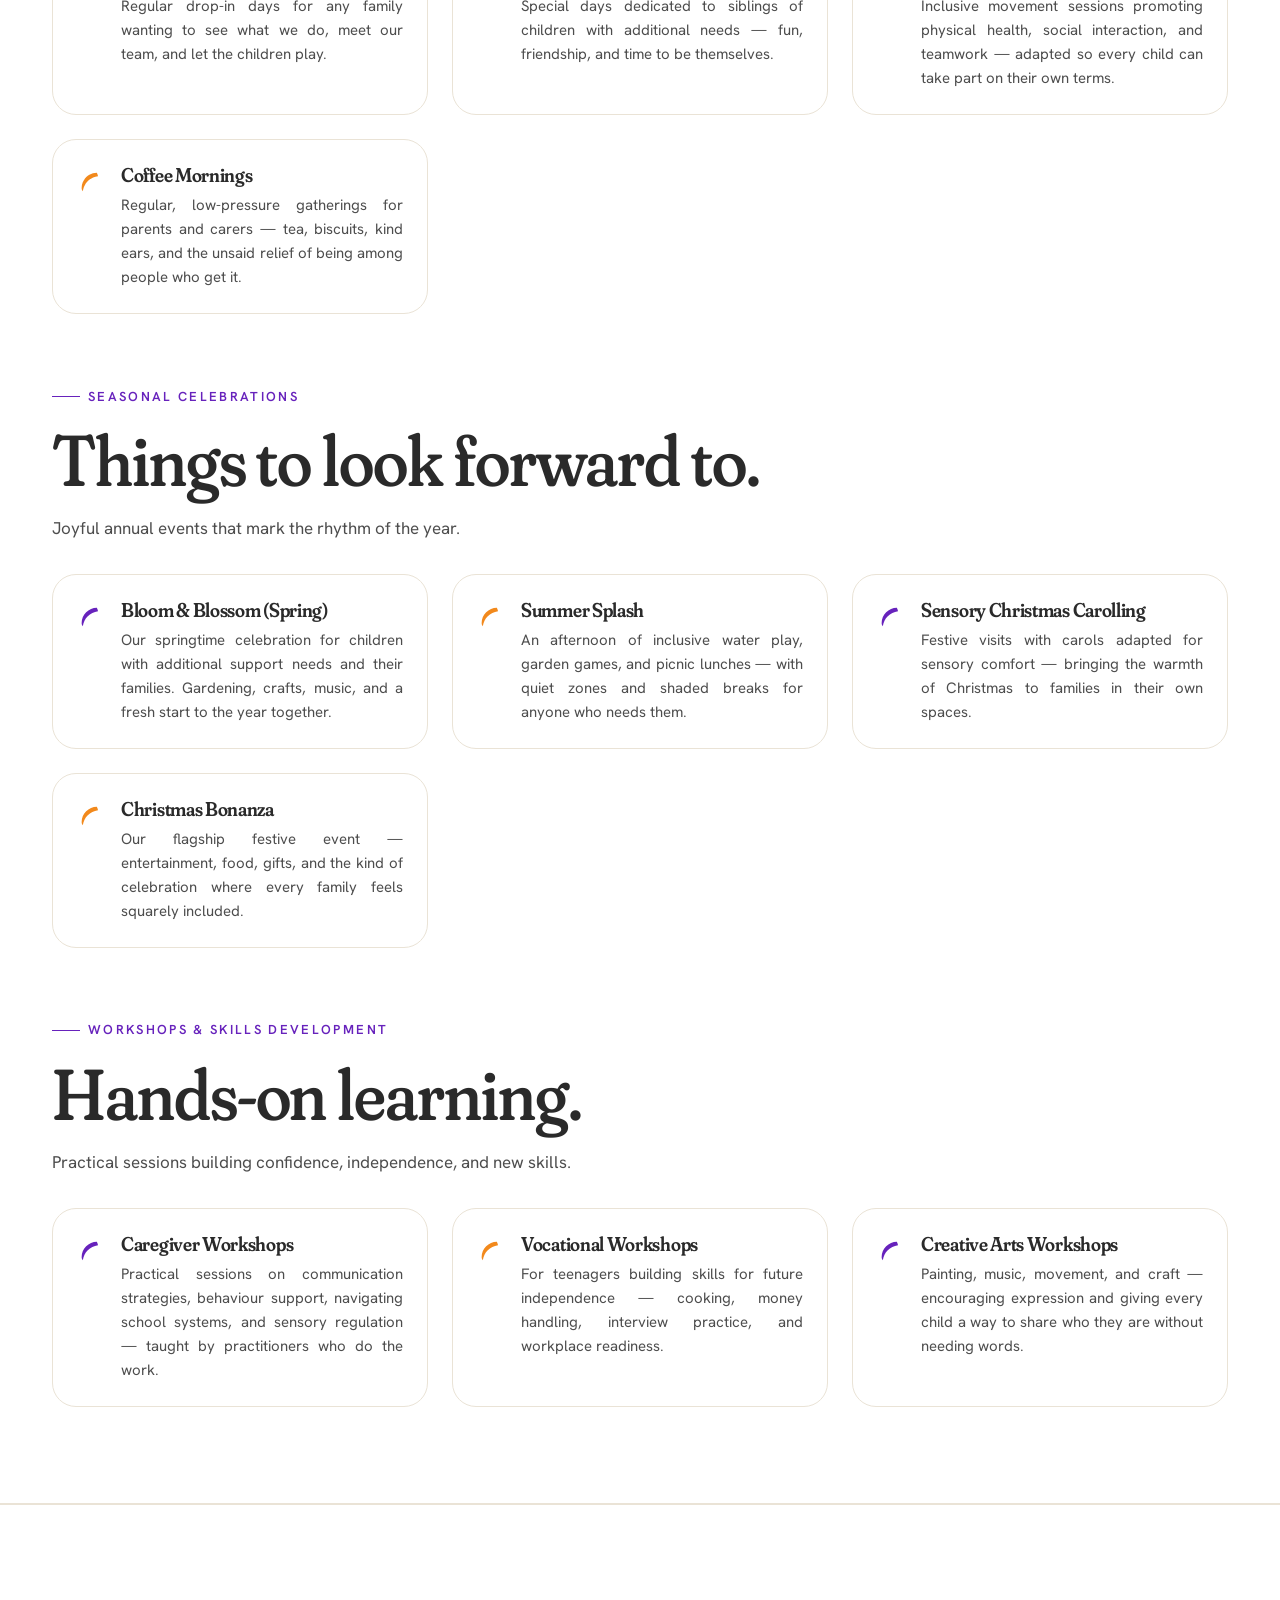
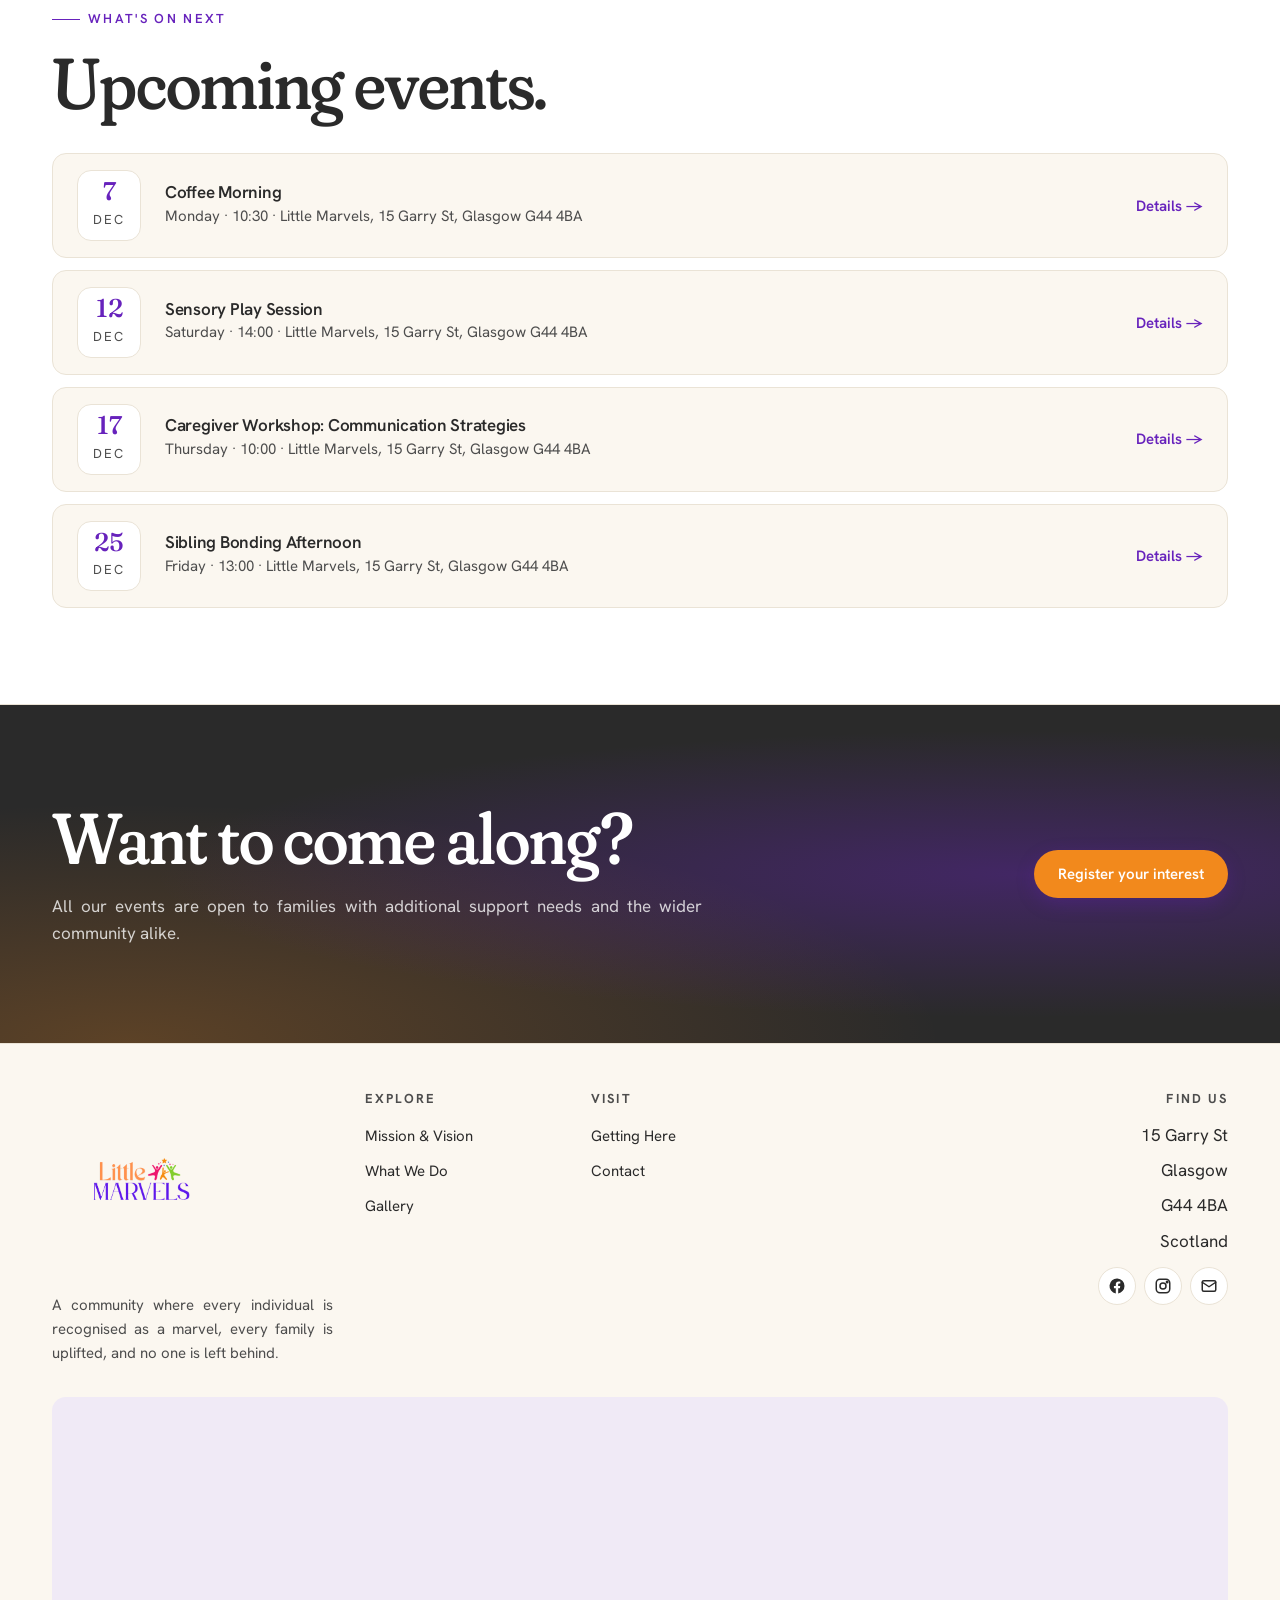
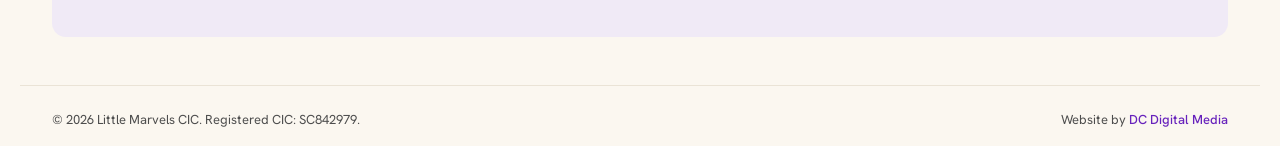
<file: community-events.html>
<!doctype html>
<html lang="en-GB">
<head>
  <meta charset="utf-8">
  <meta name="viewport" content="width=device-width, initial-scale=1">
  <title>Community Engagement — Little Marvels</title>
  <meta name="description" content="Bringing families and communities together — joyful events, seasonal celebrations, and hands-on workshops that build belonging.">
  <meta name="theme-color" content="#FBF7F0">
  <link rel="canonical" href="https://littlemarvels.org.uk/community-events.html">

  <!-- Open Graph / social sharing.
       NOTE: assets/og-image.png needs to be designed (1200×630, PNG/JPG — SVG not supported by most platforms). -->
  <meta property="og:type" content="website">
  <meta property="og:site_name" content="Little Marvels">
  <meta property="og:title" content="Community Engagement — Little Marvels">
  <meta property="og:description" content="Bringing families and communities together — joyful events, seasonal celebrations, and hands-on workshops that build belonging.">
  <meta property="og:url" content="https://littlemarvels.org.uk/community-events.html">
  <meta property="og:image" content="https://littlemarvels.org.uk/assets/og-image.png">
  <meta property="og:image:alt" content="Little Marvels — Inspiring Hope. Empowering Potential.">
  <meta property="og:locale" content="en_GB">
  <meta name="twitter:card" content="summary_large_image">
  <meta name="twitter:title" content="Community Engagement — Little Marvels">
  <meta name="twitter:description" content="Bringing families and communities together — joyful events, seasonal celebrations, and hands-on workshops that build belonging.">
  <meta name="twitter:image" content="https://littlemarvels.org.uk/assets/og-image.png">

  <link rel="preconnect" href="https://fonts.googleapis.com">
  <link rel="preconnect" href="https://fonts.gstatic.com" crossorigin>
  <link rel="stylesheet" href="https://fonts.googleapis.com/css2?family=Fraunces:ital,opsz,wght,SOFT,WONK@0,9..144,400..700,0..100,0..1;1,9..144,400..700,0..100,0..1&family=Hanken+Grotesk:wght@400;500;600;700&display=swap">
  <link rel="stylesheet" href="css/style.css">
  <link rel="icon" type="image/svg+xml" href="assets/logo.svg">
</head>
<body>
  <a class="skip-link" href="#main">Skip to main content</a>

  <header class="site-header">
    <div class="container">
      <a class="brand" href="index.html" aria-label="Little Marvels — home">
        <img class="brand-mark" src="assets/logo.png" alt="Little Marvels">
        <span class="brand-name">Little Marvels</span>
      </a>
      <nav class="site-nav" aria-label="Primary">
        <ul class="nav-list" role="list">
          <li><a href="index.html">Home</a></li>
          <li><a href="mission.html">Mission &amp; Vision</a></li>
          <li><a href="what-we-do.html" aria-current="page">What We Do</a></li>
          <li><a href="getting-here.html">Getting Here</a></li>
          <li><a href="gallery.html">Gallery</a></li>
          <li><a class="nav-cta" href="contact.html">Get in touch</a></li>
        </ul>
      </nav>
      <button class="nav-toggle" aria-label="Open menu" aria-expanded="false">
        <svg viewBox="0 0 24 24" fill="none" stroke="currentColor" stroke-width="2" stroke-linecap="round"><line x1="4" y1="7" x2="20" y2="7"/><line x1="4" y1="12" x2="20" y2="12"/><line x1="4" y1="17" x2="20" y2="17"/></svg>
      </button>
    </div>
  </header>

  <main id="main">
    <section class="page-hero">
      <img class="deco-twig deco-twig--tr" src="assets/twig.svg" alt="">
      <div class="container">
        <p class="crumbs"><a href="index.html">Home</a> <span aria-hidden="true">/</span> <a href="what-we-do.html">What We Do</a> <span aria-hidden="true">/</span> Community Engagement</p>
        <h1>Community Engagement.</h1>
        <p class="lede">Bringing families and communities together — through joyful events, seasonal celebrations, and hands-on workshops that build belonging.</p>
      </div>
    </section>

    <section>
      <div class="container">
        <div class="split">
          <div class="reveal">
            <p class="lede">
              Our community calendar is built around the rhythm of the year. Spring brings
              Bloom &amp; Blossom. Summer brings the Splash. Christmas brings carolling and
              the Bonanza. In between, regular open days and inclusive sessions for anyone
              who wants to drop in.
            </p>
            <p style="margin-top: 1rem;">
              Every event is designed with sensory considerations baked in — quiet rooms,
              flexible timings, low-pressure formats — so families don't have to ask for
              accommodations to feel welcome.
            </p>
          </div>
          <div class="reveal" style="transition-delay: 160ms">
            <div class="image-ph" data-ratio="4/3">
              <img src="assets/images/parachute-1.jpg" alt="Volunteers and children playing with a colourful parachute and a globe at a community outdoor event" loading="lazy">
            </div>
          </div>
        </div>
      </div>
    </section>

    <section style="background: var(--c-white); border-block: 1px solid var(--c-line);">
      <div class="container">
        <div class="reveal" style="max-width: 720px;">
          <span class="section-eyebrow">Events &amp; Inclusive Activities</span>
          <h2>Open to everyone.</h2>
          <p style="margin-top: 1rem;">Welcoming experiences that bring families and communities together — drop in any time.</p>
        </div>

        <div class="service-list reveal">
          <article class="service-item">
            <svg class="leaf-glyph" viewBox="0 0 24 24" fill="currentColor"><path d="M17 4c-7 0-13 6-13 13 0 1 0 2 1 3 1-7 6-12 13-13 0-1-1-3-1-3z"/></svg>
            <div>
              <h4>Inclusive Open Days</h4>
              <p>Regular drop-in days for any family wanting to see what we do, meet our team, and let the children play.</p>
            </div>
          </article>
          <article class="service-item">
            <svg class="leaf-glyph" viewBox="0 0 24 24" fill="currentColor"><path d="M17 4c-7 0-13 6-13 13 0 1 0 2 1 3 1-7 6-12 13-13 0-1-1-3-1-3z"/></svg>
            <div>
              <h4>Sibling Bonding Events</h4>
              <p>Special days dedicated to siblings of children with additional needs — fun, friendship, and time to be themselves.</p>
            </div>
          </article>
          <article class="service-item">
            <svg class="leaf-glyph" viewBox="0 0 24 24" fill="currentColor"><path d="M17 4c-7 0-13 6-13 13 0 1 0 2 1 3 1-7 6-12 13-13 0-1-1-3-1-3z"/></svg>
            <div>
              <h4>Active Play &amp; Sports</h4>
              <p>Inclusive movement sessions promoting physical health, social interaction, and teamwork — adapted so every child can take part on their own terms.</p>
            </div>
          </article>
          <article class="service-item">
            <svg class="leaf-glyph" viewBox="0 0 24 24" fill="currentColor"><path d="M17 4c-7 0-13 6-13 13 0 1 0 2 1 3 1-7 6-12 13-13 0-1-1-3-1-3z"/></svg>
            <div>
              <h4>Coffee Mornings</h4>
              <p>Regular, low-pressure gatherings for parents and carers — tea, biscuits, kind ears, and the unsaid relief of being among people who get it.</p>
            </div>
          </article>
        </div>

        <div class="reveal" style="max-width: 720px; margin-top: var(--s-8);">
          <span class="section-eyebrow">Seasonal Celebrations</span>
          <h2>Things to look forward to.</h2>
          <p style="margin-top: 1rem;">Joyful annual events that mark the rhythm of the year.</p>
        </div>

        <div class="service-list reveal">
          <article class="service-item">
            <svg class="leaf-glyph" viewBox="0 0 24 24" fill="currentColor"><path d="M17 4c-7 0-13 6-13 13 0 1 0 2 1 3 1-7 6-12 13-13 0-1-1-3-1-3z"/></svg>
            <div>
              <h4>Bloom &amp; Blossom (Spring)</h4>
              <p>Our springtime celebration for children with additional support needs and their families. Gardening, crafts, music, and a fresh start to the year together.</p>
            </div>
          </article>
          <article class="service-item">
            <svg class="leaf-glyph" viewBox="0 0 24 24" fill="currentColor"><path d="M17 4c-7 0-13 6-13 13 0 1 0 2 1 3 1-7 6-12 13-13 0-1-1-3-1-3z"/></svg>
            <div>
              <h4>Summer Splash</h4>
              <p>An afternoon of inclusive water play, garden games, and picnic lunches — with quiet zones and shaded breaks for anyone who needs them.</p>
            </div>
          </article>
          <article class="service-item">
            <svg class="leaf-glyph" viewBox="0 0 24 24" fill="currentColor"><path d="M17 4c-7 0-13 6-13 13 0 1 0 2 1 3 1-7 6-12 13-13 0-1-1-3-1-3z"/></svg>
            <div>
              <h4>Sensory Christmas Carolling</h4>
              <p>Festive visits with carols adapted for sensory comfort — bringing the warmth of Christmas to families in their own spaces.</p>
            </div>
          </article>
          <article class="service-item">
            <svg class="leaf-glyph" viewBox="0 0 24 24" fill="currentColor"><path d="M17 4c-7 0-13 6-13 13 0 1 0 2 1 3 1-7 6-12 13-13 0-1-1-3-1-3z"/></svg>
            <div>
              <h4>Christmas Bonanza</h4>
              <p>Our flagship festive event — entertainment, food, gifts, and the kind of celebration where every family feels squarely included.</p>
            </div>
          </article>
        </div>

        <div class="reveal" style="max-width: 720px; margin-top: var(--s-8);">
          <span class="section-eyebrow">Workshops &amp; Skills Development</span>
          <h2>Hands-on learning.</h2>
          <p style="margin-top: 1rem;">Practical sessions building confidence, independence, and new skills.</p>
        </div>

        <div class="service-list reveal">
          <article class="service-item">
            <svg class="leaf-glyph" viewBox="0 0 24 24" fill="currentColor"><path d="M17 4c-7 0-13 6-13 13 0 1 0 2 1 3 1-7 6-12 13-13 0-1-1-3-1-3z"/></svg>
            <div>
              <h4>Caregiver Workshops</h4>
              <p>Practical sessions on communication strategies, behaviour support, navigating school systems, and sensory regulation — taught by practitioners who do the work.</p>
            </div>
          </article>
          <article class="service-item">
            <svg class="leaf-glyph" viewBox="0 0 24 24" fill="currentColor"><path d="M17 4c-7 0-13 6-13 13 0 1 0 2 1 3 1-7 6-12 13-13 0-1-1-3-1-3z"/></svg>
            <div>
              <h4>Vocational Workshops</h4>
              <p>For teenagers building skills for future independence — cooking, money handling, interview practice, and workplace readiness.</p>
            </div>
          </article>
          <article class="service-item">
            <svg class="leaf-glyph" viewBox="0 0 24 24" fill="currentColor"><path d="M17 4c-7 0-13 6-13 13 0 1 0 2 1 3 1-7 6-12 13-13 0-1-1-3-1-3z"/></svg>
            <div>
              <h4>Creative Arts Workshops</h4>
              <p>Painting, music, movement, and craft — encouraging expression and giving every child a way to share who they are without needing words.</p>
            </div>
          </article>
        </div>
      </div>
    </section>

    <section class="events-section">
      <div class="container">
        <div class="reveal">
          <span class="section-eyebrow">What's on next</span>
          <h2>Upcoming events.</h2>
        </div>
        <div class="events-list reveal" id="events-list" aria-live="polite">
          <div class="events-empty">Loading upcoming events…</div>
        </div>
      </div>
    </section>

    <section class="cta-strip">
      <div class="container">
        <div class="reveal">
          <h2>Want to come along?</h2>
          <p style="margin-top: 1rem;">All our events are open to families with additional support needs and the wider community alike.</p>
        </div>
        <div class="cta-strip-actions reveal" style="transition-delay: 120ms">
          <a class="btn btn-primary" href="contact.html">Register your interest</a>
        </div>
      </div>
    </section>
  </main>

  <footer class="site-footer">
    <div class="container">
      <div class="footer-col footer-brand">
        <a class="brand" href="index.html"><img class="brand-mark" src="assets/logo.png" alt="Little Marvels"><span class="brand-name">Little Marvels</span></a>
        <p class="muted">A community where every individual is recognised as a marvel, every family is uplifted, and no one is left behind.</p>
      </div>
      <div class="footer-col"><h5>Explore</h5><ul role="list"><li><a href="mission.html">Mission &amp; Vision</a></li><li><a href="what-we-do.html">What We Do</a></li><li><a href="gallery.html">Gallery</a></li></ul></div>
      <div class="footer-col"><h5>Visit</h5><ul role="list"><li><a href="getting-here.html">Getting Here</a></li><li><a href="contact.html">Contact</a></li></ul></div>
      <div class="footer-col footer-find">
        <h5>Find us</h5>
        <ul role="list"><li>15 Garry St</li><li>Glasgow</li><li>G44 4BA</li><li>Scotland</li></ul>
        <div class="footer-social">
          <a href="https://www.facebook.com/profile.php?id=61565497287016" target="_blank" rel="noopener" aria-label="Facebook"><svg viewBox="0 0 24 24" fill="currentColor"><path d="M22 12a10 10 0 1 0-11.6 9.9v-7H7.9V12h2.5V9.8c0-2.5 1.5-3.9 3.8-3.9 1.1 0 2.2.2 2.2.2v2.5h-1.3c-1.2 0-1.6.8-1.6 1.6V12h2.8l-.4 2.9h-2.3v7A10 10 0 0 0 22 12z"/></svg></a>
          <a href="https://www.instagram.com/littlemarvelscic" target="_blank" rel="noopener" aria-label="Instagram"><svg viewBox="0 0 24 24" fill="none" stroke="currentColor" stroke-width="2"><rect x="3" y="3" width="18" height="18" rx="5"/><circle cx="12" cy="12" r="4"/><circle cx="17.5" cy="6.5" r="1" fill="currentColor"/></svg></a>
          <a href="mailto:admin@littlemarvels.org.uk" aria-label="Email"><svg viewBox="0 0 24 24" fill="none" stroke="currentColor" stroke-width="2" stroke-linecap="round" stroke-linejoin="round"><rect x="3" y="5" width="18" height="14" rx="2"/><polyline points="3 7 12 13 21 7"/></svg></a>
        </div>
      </div>
    </div>
    <div class="container footer-map-wrap">
      <iframe class="footer-map" src="https://maps.google.com/maps?q=15+Garry+St,+Glasgow+G44+4BA&amp;z=15&amp;output=embed" loading="lazy" referrerpolicy="no-referrer-when-downgrade" title="Map showing Little Marvels at 15 Garry St, Glasgow G44 4BA"></iframe>
    </div>
    <div class="container footer-bottom">
      <span>© <span id="yr"></span> Little Marvels CIC. Registered CIC: SC842979.</span>
      <span class="footer-credit-text">Website by <a href="https://dcdigitalmedia.co.uk/websites" target="_blank" rel="noopener">DC Digital Media</a></span>
    </div>
  </footer>

  <script>document.getElementById('yr').textContent = new Date().getFullYear();</script>
  <script src="js/main.js"></script>
  <script src="js/events.js"></script>
</body>
</html>
</file>
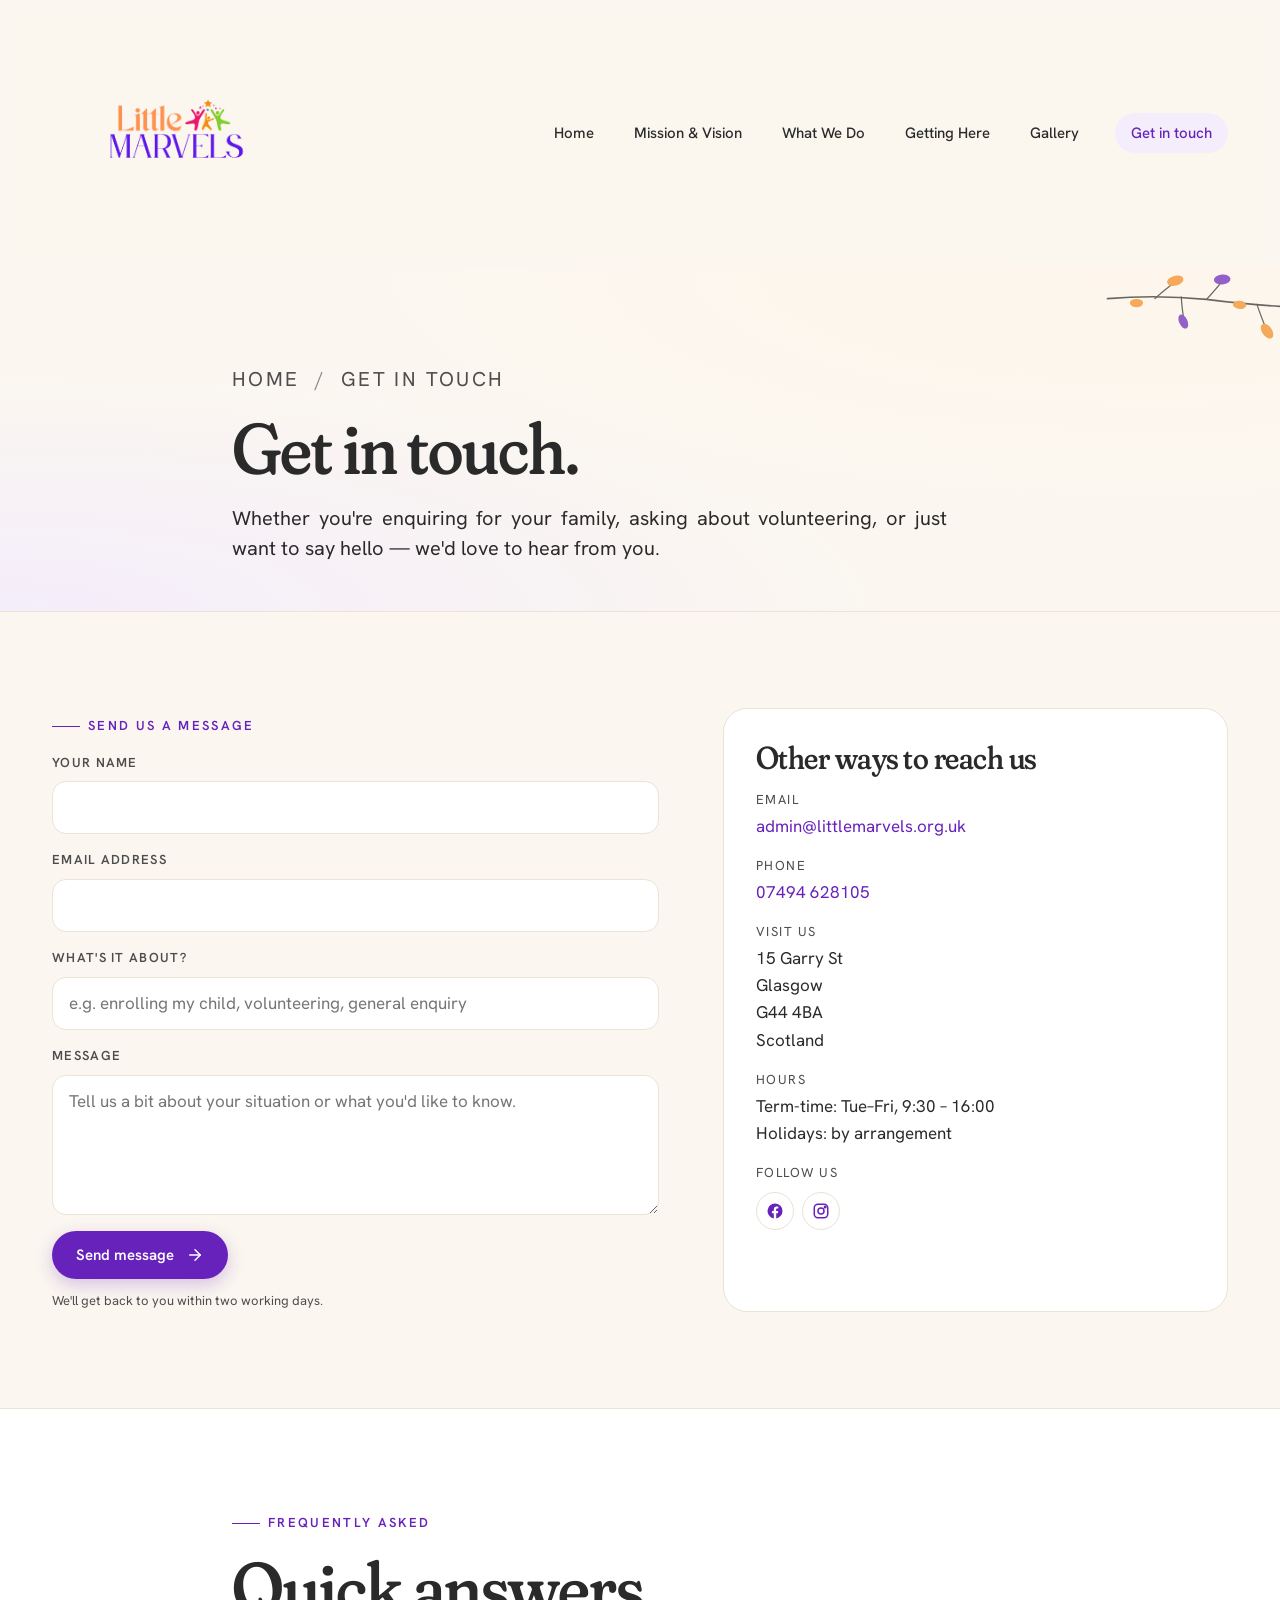
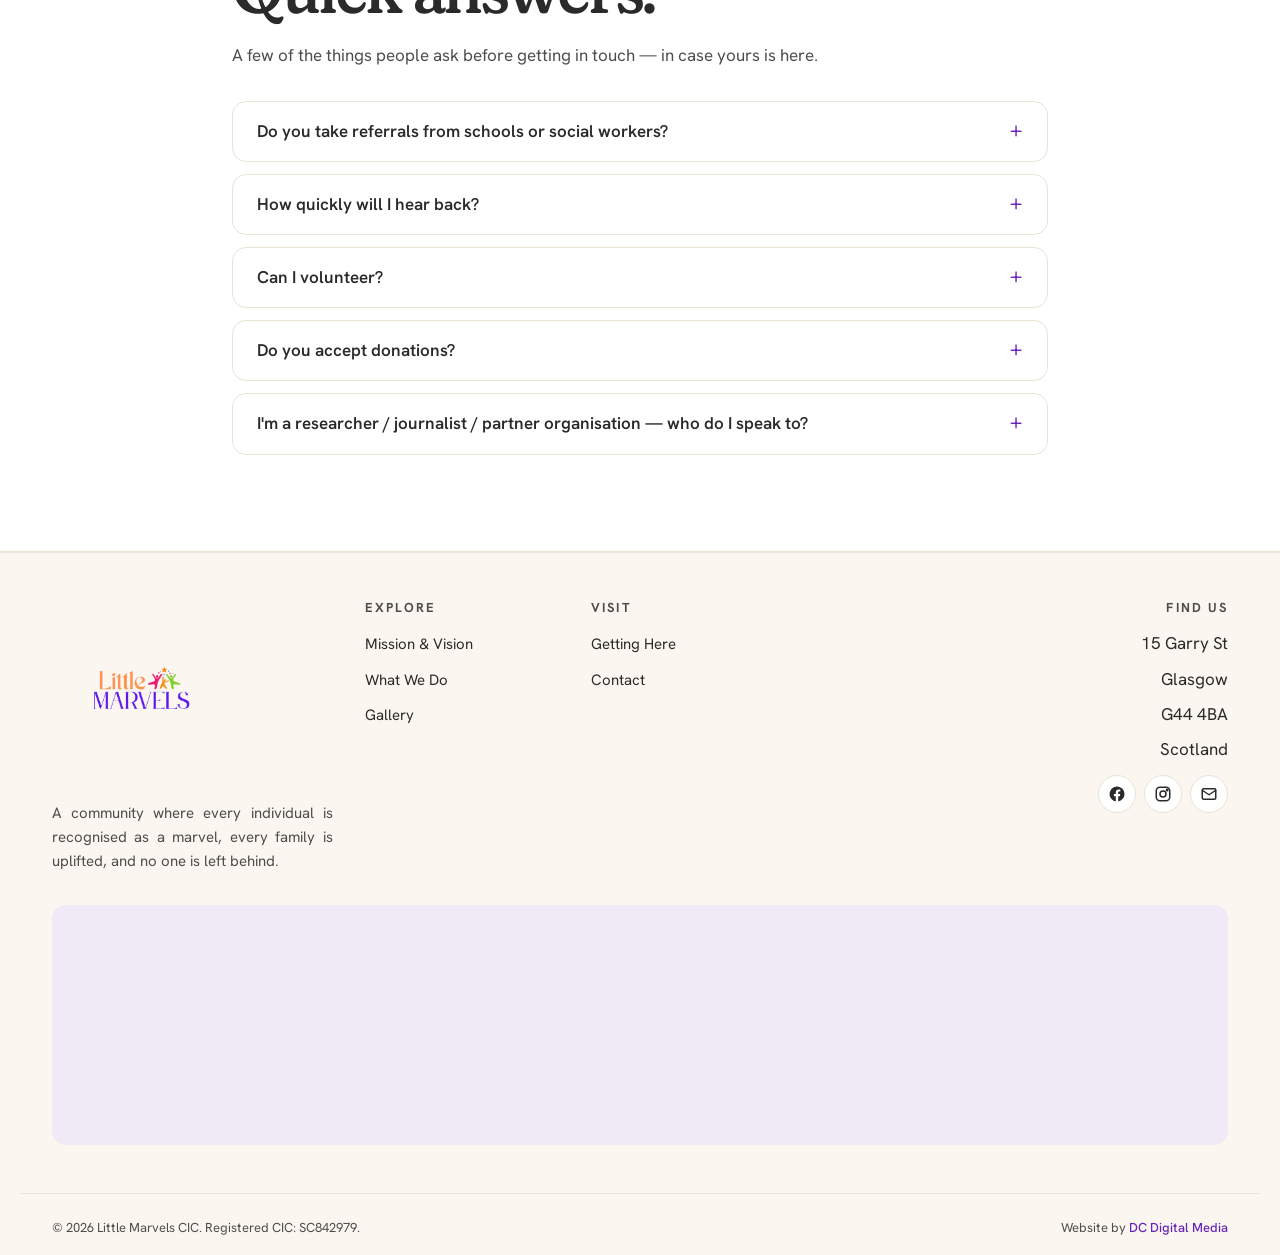
<file: contact.html>
<!doctype html>
<html lang="en-GB">
<head>
  <meta charset="utf-8">
  <meta name="viewport" content="width=device-width, initial-scale=1">
  <title>Contact — Little Marvels</title>
  <meta name="description" content="Get in touch with Little Marvels. Send us a message, find our address, phone, email, and follow us on social.">
  <meta name="theme-color" content="#FBF7F0">
  <link rel="canonical" href="https://littlemarvels.org.uk/contact.html">

  <!-- Open Graph / social sharing.
       NOTE: assets/og-image.png needs to be designed (1200×630, PNG/JPG — SVG not supported by most platforms). -->
  <meta property="og:type" content="website">
  <meta property="og:site_name" content="Little Marvels">
  <meta property="og:title" content="Contact — Little Marvels">
  <meta property="og:description" content="Get in touch with Little Marvels. Send us a message, find our address, phone, email, and follow us on social.">
  <meta property="og:url" content="https://littlemarvels.org.uk/contact.html">
  <meta property="og:image" content="https://littlemarvels.org.uk/assets/og-image.png">
  <meta property="og:image:alt" content="Little Marvels — Inspiring Hope. Empowering Potential.">
  <meta property="og:locale" content="en_GB">
  <meta name="twitter:card" content="summary_large_image">
  <meta name="twitter:title" content="Contact — Little Marvels">
  <meta name="twitter:description" content="Get in touch with Little Marvels. Send us a message, find our address, phone, email, and follow us on social.">
  <meta name="twitter:image" content="https://littlemarvels.org.uk/assets/og-image.png">

  <link rel="preconnect" href="https://fonts.googleapis.com">
  <link rel="preconnect" href="https://fonts.gstatic.com" crossorigin>
  <link rel="stylesheet" href="https://fonts.googleapis.com/css2?family=Fraunces:ital,opsz,wght,SOFT,WONK@0,9..144,400..700,0..100,0..1;1,9..144,400..700,0..100,0..1&family=Hanken+Grotesk:wght@400;500;600;700&display=swap">
  <link rel="stylesheet" href="css/style.css">
  <link rel="icon" type="image/svg+xml" href="assets/logo.svg">
</head>
<body>
  <a class="skip-link" href="#main">Skip to main content</a>

  <header class="site-header">
    <div class="container">
      <a class="brand" href="index.html" aria-label="Little Marvels — home">
        <img class="brand-mark" src="assets/logo.png" alt="Little Marvels">
        <span class="brand-name">Little Marvels</span>
      </a>
      <nav class="site-nav" aria-label="Primary">
        <ul class="nav-list" role="list">
          <li><a href="index.html">Home</a></li>
          <li><a href="mission.html">Mission &amp; Vision</a></li>
          <li><a href="what-we-do.html">What We Do</a></li>
          <li><a href="getting-here.html">Getting Here</a></li>
          <li><a href="gallery.html">Gallery</a></li>
          <li><a class="nav-cta" href="contact.html" aria-current="page">Get in touch</a></li>
        </ul>
      </nav>
      <button class="nav-toggle" aria-label="Open menu" aria-expanded="false">
        <svg viewBox="0 0 24 24" fill="none" stroke="currentColor" stroke-width="2" stroke-linecap="round"><line x1="4" y1="7" x2="20" y2="7"/><line x1="4" y1="12" x2="20" y2="12"/><line x1="4" y1="17" x2="20" y2="17"/></svg>
      </button>
    </div>
  </header>

  <main id="main">
    <section class="page-hero">
      <img class="deco-twig deco-twig--tr" src="assets/twig.svg" alt="">
      <div class="container">
        <p class="crumbs"><a href="index.html">Home</a> <span aria-hidden="true">/</span> Get in touch</p>
        <h1>Get in touch.</h1>
        <p class="lede">Whether you're enquiring for your family, asking about volunteering, or just want to say hello — we'd love to hear from you.</p>
      </div>
    </section>

    <section>
      <div class="container">
        <div class="contact-grid">
          <div class="reveal">
            <span class="section-eyebrow">Send us a message</span>
            <!-- Formspree-ready: replace YOUR_FORM_ID once a form is set up -->
            <form action="https://formspree.io/f/YOUR_FORM_ID" method="POST" novalidate>
              <div class="form-field">
                <label for="name">Your name</label>
                <input id="name" name="name" type="text" required autocomplete="name">
              </div>
              <div class="form-field">
                <label for="email">Email address</label>
                <input id="email" name="email" type="email" required autocomplete="email">
              </div>
              <div class="form-field">
                <label for="subject">What's it about?</label>
                <input id="subject" name="subject" type="text" placeholder="e.g. enrolling my child, volunteering, general enquiry">
              </div>
              <div class="form-field">
                <label for="message">Message</label>
                <textarea id="message" name="message" required placeholder="Tell us a bit about your situation or what you'd like to know."></textarea>
              </div>
              <button class="btn btn-primary" type="submit">
                Send message
                <svg class="arrow" width="18" height="18" viewBox="0 0 24 24" fill="none" stroke="currentColor" stroke-width="2" stroke-linecap="round" stroke-linejoin="round"><line x1="5" y1="12" x2="19" y2="12"/><polyline points="12 5 19 12 12 19"/></svg>
              </button>
              <p class="muted" style="margin-top: var(--s-3); font-size: var(--fs-xs);">
                We'll get back to you within two working days.
              </p>
            </form>
          </div>

          <aside class="contact-info reveal" style="transition-delay: 160ms">
            <h3>Other ways to reach us</h3>
            <dl>
              <div>
                <dt>Email</dt>
                <dd><a href="mailto:admin@littlemarvels.org.uk">admin@littlemarvels.org.uk</a></dd>
              </div>
              <div>
                <dt>Phone</dt>
                <dd><a href="tel:+440000000000">07494 628105</a></dd>
              </div>
              <div>
                <dt>Visit us</dt>
                <dd>15 Garry St<br>Glasgow<br>G44 4BA<br>Scotland</dd>
              </div>
              <div>
                <dt>Hours</dt>
                <dd>Term-time: Tue–Fri, 9:30 – 16:00<br>Holidays: by arrangement</dd>
              </div>
              <div>
                <dt>Follow us</dt>
                <dd>
                  <div class="footer-social" style="margin-top: var(--s-2);">
                    <a href="https://www.facebook.com/profile.php?id=61565497287016" target="_blank" rel="noopener" aria-label="Facebook"><svg viewBox="0 0 24 24" fill="currentColor"><path d="M22 12a10 10 0 1 0-11.6 9.9v-7H7.9V12h2.5V9.8c0-2.5 1.5-3.9 3.8-3.9 1.1 0 2.2.2 2.2.2v2.5h-1.3c-1.2 0-1.6.8-1.6 1.6V12h2.8l-.4 2.9h-2.3v7A10 10 0 0 0 22 12z"/></svg></a>
                    <a href="https://www.instagram.com/littlemarvelscic" target="_blank" rel="noopener" aria-label="Instagram"><svg viewBox="0 0 24 24" fill="none" stroke="currentColor" stroke-width="2"><rect x="3" y="3" width="18" height="18" rx="5"/><circle cx="12" cy="12" r="4"/><circle cx="17.5" cy="6.5" r="1" fill="currentColor"/></svg></a>
                  </div>
                </dd>
              </div>
            </dl>
          </aside>
        </div>
      </div>
    </section>

    <section style="background: var(--c-white); border-block: 1px solid var(--c-line);">
      <div class="container container--narrow">
        <div class="reveal">
          <span class="section-eyebrow">Frequently asked</span>
          <h2>Quick answers.</h2>
          <p style="margin-top: 1rem;">A few of the things people ask before getting in touch — in case yours is here.</p>
        </div>

        <div class="faq reveal" style="margin-top: var(--s-6);">
          <details class="faq-item">
            <summary>Do you take referrals from schools or social workers?</summary>
            <div class="faq-body">
              <p>Yes — we work alongside schools, social workers, and health professionals all the time. Get in touch and we'll set up a conversation about how we can support together.</p>
            </div>
          </details>
          <details class="faq-item">
            <summary>How quickly will I hear back?</summary>
            <div class="faq-body">
              <p>Within two working days. If it's urgent, please call.</p>
            </div>
          </details>
          <details class="faq-item">
            <summary>Can I volunteer?</summary>
            <div class="faq-body">
              <p>Yes, we welcome volunteers — especially with experience in education, SEND, childcare, or community work. PVG checks and induction training are mandatory; we'll guide you through it.</p>
            </div>
          </details>
          <details class="faq-item">
            <summary>Do you accept donations?</summary>
            <div class="faq-body">
              <p>We do, and every penny goes back into the work — funding subsidised places for families who need them. Mention donations in your message and we'll send you details.</p>
            </div>
          </details>
          <details class="faq-item">
            <summary>I'm a researcher / journalist / partner organisation — who do I speak to?</summary>
            <div class="faq-body">
              <p>Use the form above and put your role in the subject line. We'll route it to the right person.</p>
            </div>
          </details>
        </div>
      </div>
    </section>
  </main>

  <footer class="site-footer">
    <div class="container">
      <div class="footer-col footer-brand">
        <a class="brand" href="index.html"><img class="brand-mark" src="assets/logo.png" alt="Little Marvels"><span class="brand-name">Little Marvels</span></a>
        <p class="muted">A community where every individual is recognised as a marvel, every family is uplifted, and no one is left behind.</p>
      </div>
      <div class="footer-col"><h5>Explore</h5><ul role="list"><li><a href="mission.html">Mission &amp; Vision</a></li><li><a href="what-we-do.html">What We Do</a></li><li><a href="gallery.html">Gallery</a></li></ul></div>
      <div class="footer-col"><h5>Visit</h5><ul role="list"><li><a href="getting-here.html">Getting Here</a></li><li><a href="contact.html">Contact</a></li></ul></div>
      <div class="footer-col footer-find">
        <h5>Find us</h5>
        <ul role="list"><li>15 Garry St</li><li>Glasgow</li><li>G44 4BA</li><li>Scotland</li></ul>
        <div class="footer-social">
          <a href="https://www.facebook.com/profile.php?id=61565497287016" target="_blank" rel="noopener" aria-label="Facebook"><svg viewBox="0 0 24 24" fill="currentColor"><path d="M22 12a10 10 0 1 0-11.6 9.9v-7H7.9V12h2.5V9.8c0-2.5 1.5-3.9 3.8-3.9 1.1 0 2.2.2 2.2.2v2.5h-1.3c-1.2 0-1.6.8-1.6 1.6V12h2.8l-.4 2.9h-2.3v7A10 10 0 0 0 22 12z"/></svg></a>
          <a href="https://www.instagram.com/littlemarvelscic" target="_blank" rel="noopener" aria-label="Instagram"><svg viewBox="0 0 24 24" fill="none" stroke="currentColor" stroke-width="2"><rect x="3" y="3" width="18" height="18" rx="5"/><circle cx="12" cy="12" r="4"/><circle cx="17.5" cy="6.5" r="1" fill="currentColor"/></svg></a>
          <a href="mailto:admin@littlemarvels.org.uk" aria-label="Email"><svg viewBox="0 0 24 24" fill="none" stroke="currentColor" stroke-width="2" stroke-linecap="round" stroke-linejoin="round"><rect x="3" y="5" width="18" height="14" rx="2"/><polyline points="3 7 12 13 21 7"/></svg></a>
        </div>
      </div>
    </div>
    <div class="container footer-map-wrap">
      <iframe class="footer-map" src="https://maps.google.com/maps?q=15+Garry+St,+Glasgow+G44+4BA&amp;z=15&amp;output=embed" loading="lazy" referrerpolicy="no-referrer-when-downgrade" title="Map showing Little Marvels at 15 Garry St, Glasgow G44 4BA"></iframe>
    </div>
    <div class="container footer-bottom">
      <span>© <span id="yr"></span> Little Marvels CIC. Registered CIC: SC842979.</span>
      <span class="footer-credit-text">Website by <a href="https://dcdigitalmedia.co.uk/websites" target="_blank" rel="noopener">DC Digital Media</a></span>
    </div>
  </footer>

  <script>document.getElementById('yr').textContent = new Date().getFullYear();</script>
  <script src="js/main.js"></script>
</body>
</html>
</file>
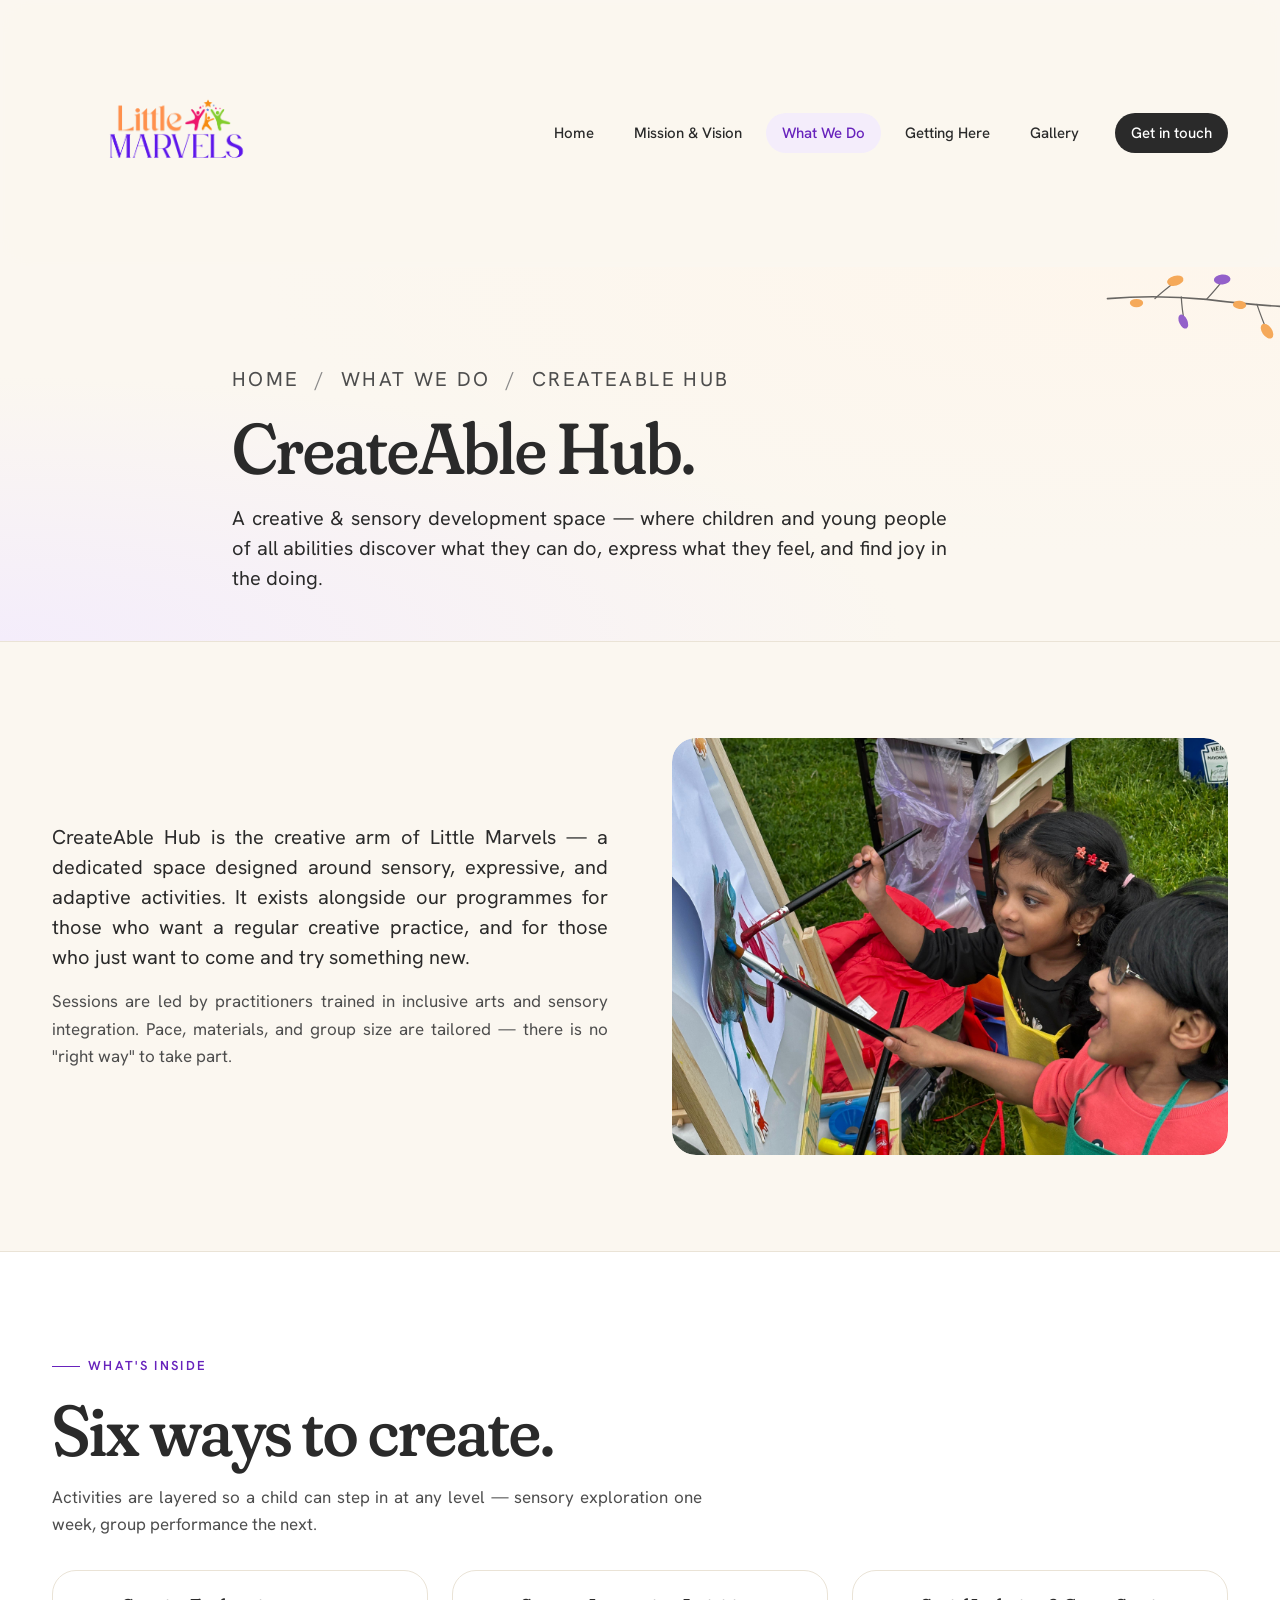
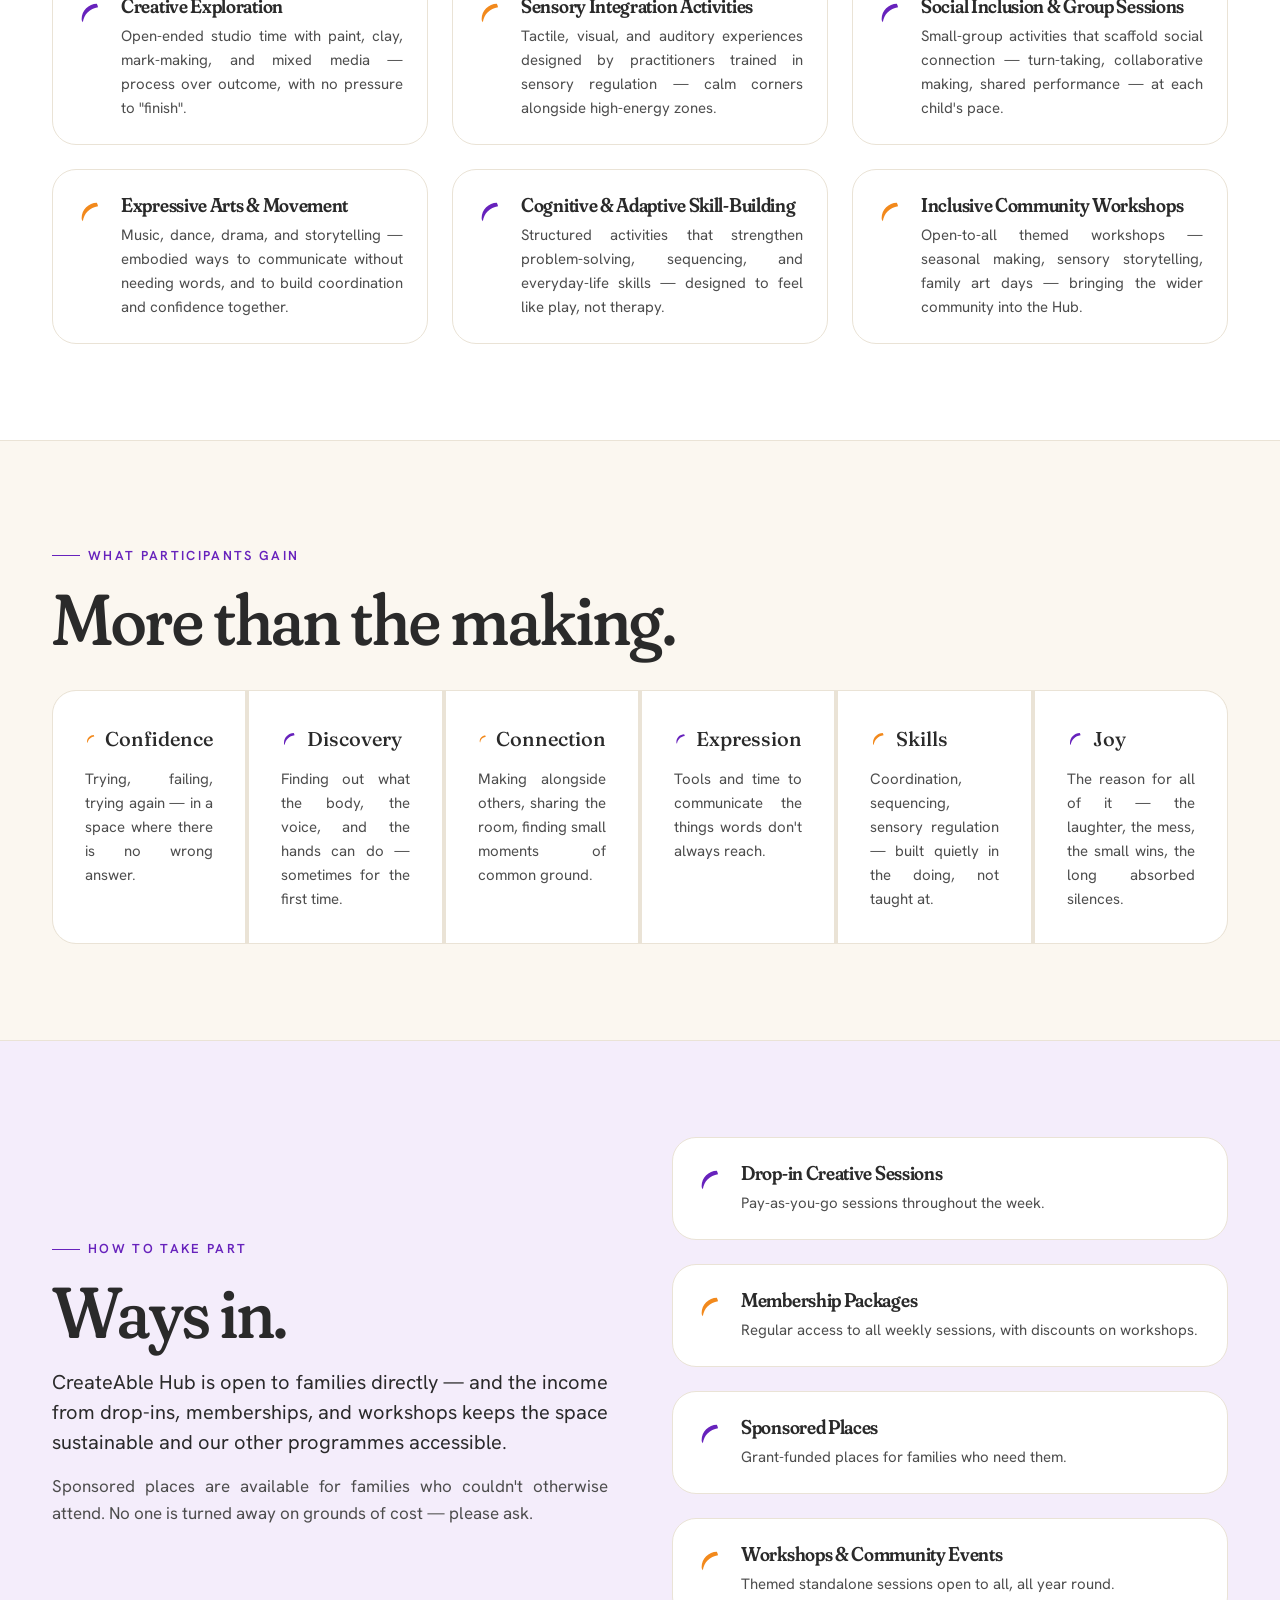
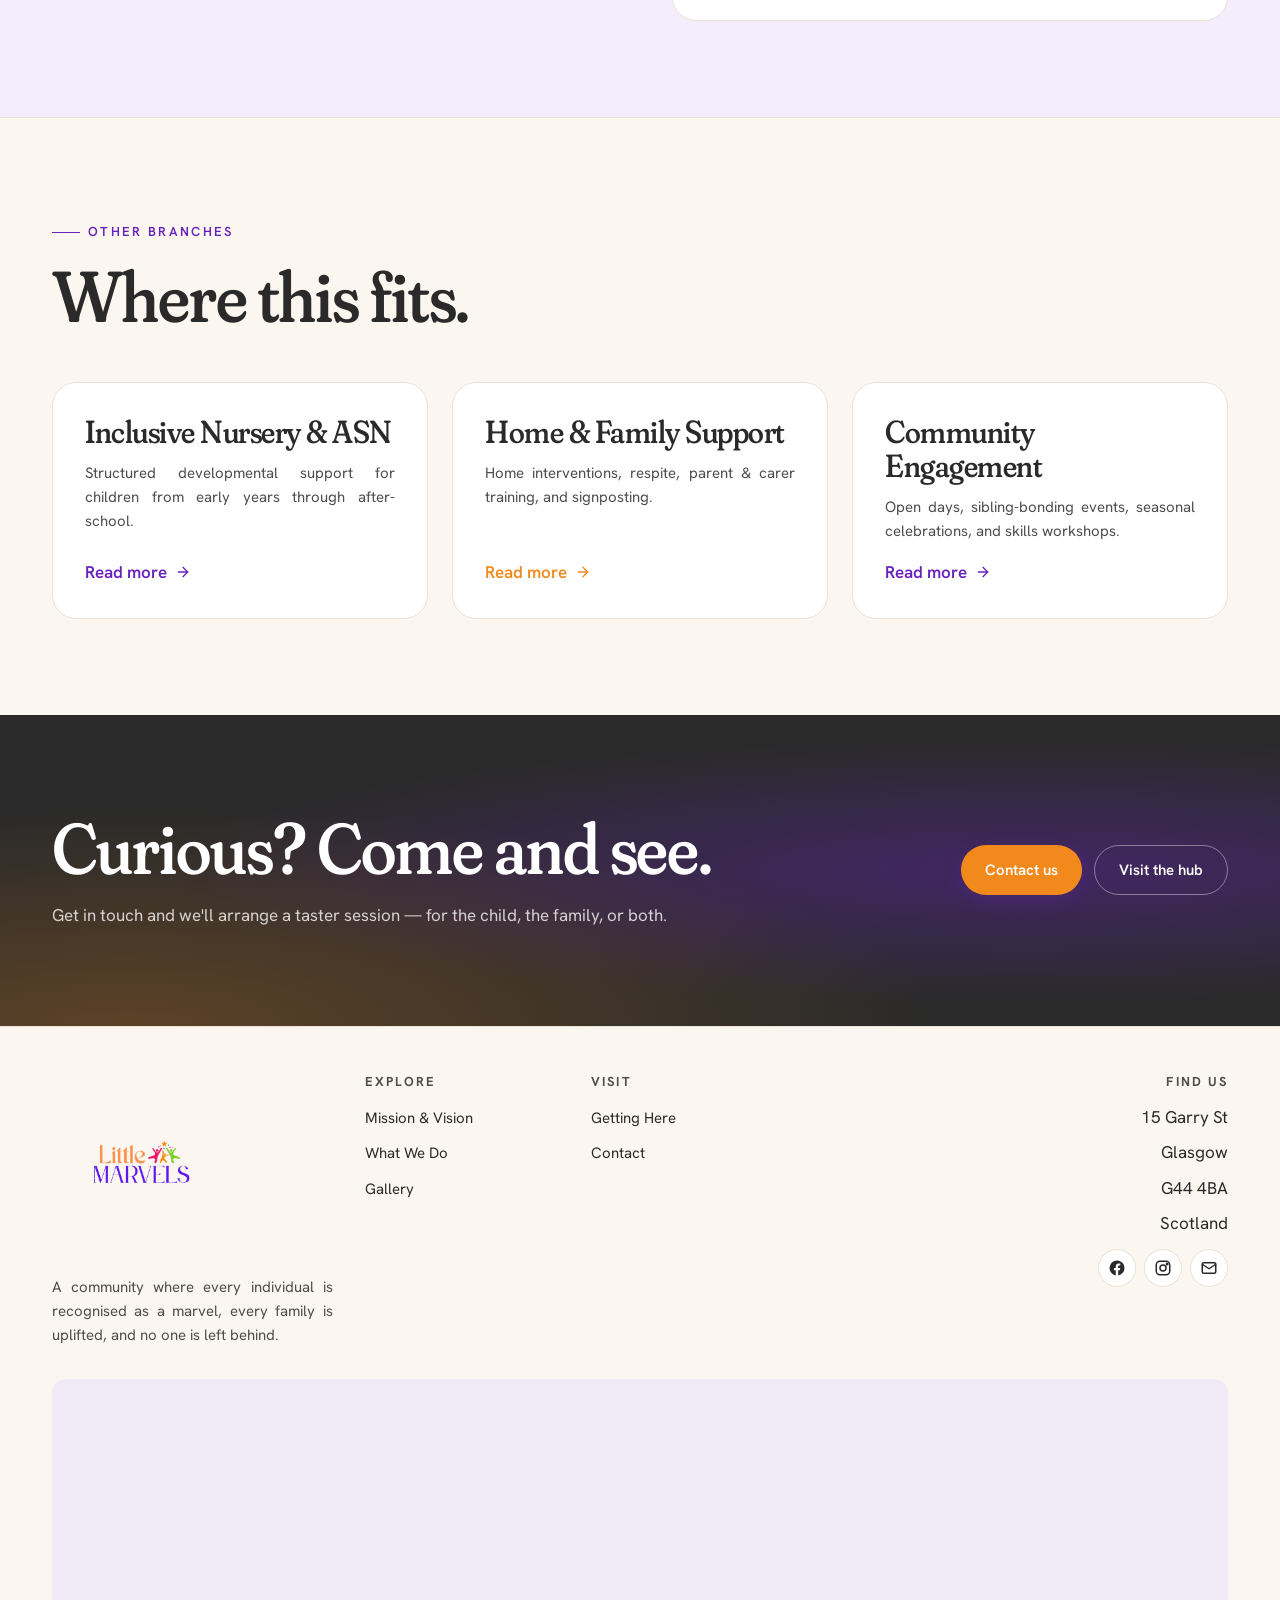
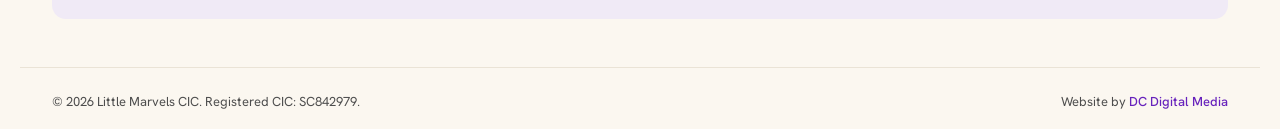
<file: createable-hub.html>
<!doctype html>
<html lang="en-GB">
<head>
  <meta charset="utf-8">
  <meta name="viewport" content="width=device-width, initial-scale=1">
  <title>CreateAble Hub — Little Marvels</title>
  <meta name="description" content="A creative and sensory development space for children and young people of all abilities — exploration, expressive arts, sensory integration, and inclusive workshops.">
  <meta name="theme-color" content="#FBF7F0">
  <link rel="canonical" href="https://littlemarvels.org.uk/createable-hub.html">

  <!-- Open Graph / social sharing.
       NOTE: assets/og-image.png needs to be designed (1200×630, PNG/JPG — SVG not supported by most platforms). -->
  <meta property="og:type" content="website">
  <meta property="og:site_name" content="Little Marvels">
  <meta property="og:title" content="CreateAble Hub — Little Marvels">
  <meta property="og:description" content="A creative and sensory development space for children and young people of all abilities — exploration, expressive arts, sensory integration, and inclusive workshops.">
  <meta property="og:url" content="https://littlemarvels.org.uk/createable-hub.html">
  <meta property="og:image" content="https://littlemarvels.org.uk/assets/og-image.png">
  <meta property="og:image:alt" content="Little Marvels — Inspiring Hope. Empowering Potential.">
  <meta property="og:locale" content="en_GB">
  <meta name="twitter:card" content="summary_large_image">
  <meta name="twitter:title" content="CreateAble Hub — Little Marvels">
  <meta name="twitter:description" content="A creative and sensory development space for children and young people of all abilities — exploration, expressive arts, sensory integration, and inclusive workshops.">
  <meta name="twitter:image" content="https://littlemarvels.org.uk/assets/og-image.png">

  <link rel="preconnect" href="https://fonts.googleapis.com">
  <link rel="preconnect" href="https://fonts.gstatic.com" crossorigin>
  <link rel="stylesheet" href="https://fonts.googleapis.com/css2?family=Fraunces:ital,opsz,wght,SOFT,WONK@0,9..144,400..700,0..100,0..1;1,9..144,400..700,0..100,0..1&family=Hanken+Grotesk:wght@400;500;600;700&display=swap">
  <link rel="stylesheet" href="css/style.css">
  <link rel="icon" type="image/svg+xml" href="assets/logo.svg">
</head>
<body>
  <a class="skip-link" href="#main">Skip to main content</a>

  <header class="site-header">
    <div class="container">
      <a class="brand" href="index.html" aria-label="Little Marvels — home">
        <img class="brand-mark" src="assets/logo.png" alt="Little Marvels">
        <span class="brand-name">Little Marvels</span>
      </a>
      <nav class="site-nav" aria-label="Primary">
        <ul class="nav-list" role="list">
          <li><a href="index.html">Home</a></li>
          <li><a href="mission.html">Mission &amp; Vision</a></li>
          <li><a href="what-we-do.html" aria-current="page">What We Do</a></li>
          <li><a href="getting-here.html">Getting Here</a></li>
          <li><a href="gallery.html">Gallery</a></li>
          <li><a class="nav-cta" href="contact.html">Get in touch</a></li>
        </ul>
      </nav>
      <button class="nav-toggle" aria-label="Open menu" aria-expanded="false">
        <svg viewBox="0 0 24 24" fill="none" stroke="currentColor" stroke-width="2" stroke-linecap="round"><line x1="4" y1="7" x2="20" y2="7"/><line x1="4" y1="12" x2="20" y2="12"/><line x1="4" y1="17" x2="20" y2="17"/></svg>
      </button>
    </div>
  </header>

  <main id="main">
    <section class="page-hero">
      <img class="deco-twig deco-twig--tr" src="assets/twig.svg" alt="">
      <div class="container">
        <p class="crumbs"><a href="index.html">Home</a> <span aria-hidden="true">/</span> <a href="what-we-do.html">What We Do</a> <span aria-hidden="true">/</span> CreateAble Hub</p>
        <h1>CreateAble Hub.</h1>
        <p class="lede">A creative &amp; sensory development space — where children and young people of all abilities discover what they can do, express what they feel, and find joy in the doing.</p>
      </div>
    </section>

    <section>
      <div class="container">
        <div class="split">
          <div class="reveal">
            <p class="lede">
              CreateAble Hub is the creative arm of Little Marvels — a dedicated space designed
              around sensory, expressive, and adaptive activities. It exists alongside our
              programmes for those who want a regular creative practice, and for those who
              just want to come and try something new.
            </p>
            <p style="margin-top: 1rem;">
              Sessions are led by practitioners trained in inclusive arts and sensory
              integration. Pace, materials, and group size are tailored — there is no
              "right way" to take part.
            </p>
          </div>
          <div class="reveal" style="transition-delay: 160ms">
            <div class="image-ph" data-ratio="4/3">
              <img src="assets/images/painting-easel.jpg" alt="Two children painting on an easel outdoors at a CreateAble Hub creative session" loading="lazy">
            </div>
          </div>
        </div>
      </div>
    </section>

    <section style="background: var(--c-white); border-block: 1px solid var(--c-line);">
      <div class="container">
        <div class="reveal" style="max-width: 720px;">
          <span class="section-eyebrow">What's inside</span>
          <h2>Six ways to create.</h2>
          <p style="margin-top: 1rem;">Activities are layered so a child can step in at any level — sensory exploration one week, group performance the next.</p>
        </div>

        <div class="service-list reveal">
          <article class="service-item">
            <svg class="leaf-glyph" viewBox="0 0 24 24" fill="currentColor"><path d="M17 4c-7 0-13 6-13 13 0 1 0 2 1 3 1-7 6-12 13-13 0-1-1-3-1-3z"/></svg>
            <div>
              <h4>Creative Exploration</h4>
              <p>Open-ended studio time with paint, clay, mark-making, and mixed media — process over outcome, with no pressure to "finish".</p>
            </div>
          </article>
          <article class="service-item">
            <svg class="leaf-glyph" viewBox="0 0 24 24" fill="currentColor"><path d="M17 4c-7 0-13 6-13 13 0 1 0 2 1 3 1-7 6-12 13-13 0-1-1-3-1-3z"/></svg>
            <div>
              <h4>Sensory Integration Activities</h4>
              <p>Tactile, visual, and auditory experiences designed by practitioners trained in sensory regulation — calm corners alongside high-energy zones.</p>
            </div>
          </article>
          <article class="service-item">
            <svg class="leaf-glyph" viewBox="0 0 24 24" fill="currentColor"><path d="M17 4c-7 0-13 6-13 13 0 1 0 2 1 3 1-7 6-12 13-13 0-1-1-3-1-3z"/></svg>
            <div>
              <h4>Social Inclusion &amp; Group Sessions</h4>
              <p>Small-group activities that scaffold social connection — turn-taking, collaborative making, shared performance — at each child's pace.</p>
            </div>
          </article>
          <article class="service-item">
            <svg class="leaf-glyph" viewBox="0 0 24 24" fill="currentColor"><path d="M17 4c-7 0-13 6-13 13 0 1 0 2 1 3 1-7 6-12 13-13 0-1-1-3-1-3z"/></svg>
            <div>
              <h4>Expressive Arts &amp; Movement</h4>
              <p>Music, dance, drama, and storytelling — embodied ways to communicate without needing words, and to build coordination and confidence together.</p>
            </div>
          </article>
          <article class="service-item">
            <svg class="leaf-glyph" viewBox="0 0 24 24" fill="currentColor"><path d="M17 4c-7 0-13 6-13 13 0 1 0 2 1 3 1-7 6-12 13-13 0-1-1-3-1-3z"/></svg>
            <div>
              <h4>Cognitive &amp; Adaptive Skill-Building</h4>
              <p>Structured activities that strengthen problem-solving, sequencing, and everyday-life skills — designed to feel like play, not therapy.</p>
            </div>
          </article>
          <article class="service-item">
            <svg class="leaf-glyph" viewBox="0 0 24 24" fill="currentColor"><path d="M17 4c-7 0-13 6-13 13 0 1 0 2 1 3 1-7 6-12 13-13 0-1-1-3-1-3z"/></svg>
            <div>
              <h4>Inclusive Community Workshops</h4>
              <p>Open-to-all themed workshops — seasonal making, sensory storytelling, family art days — bringing the wider community into the Hub.</p>
            </div>
          </article>
        </div>
      </div>
    </section>

    <section>
      <div class="container">
        <div class="reveal" style="max-width: 720px;">
          <span class="section-eyebrow">What participants gain</span>
          <h2>More than the making.</h2>
        </div>

        <div class="values-grid reveal" style="margin-top: var(--s-6);">
          <div class="value">
            <div class="value-label">
              <svg class="leaf-glyph" viewBox="0 0 24 24" fill="currentColor"><path d="M17 4c-7 0-13 6-13 13 0 1 0 2 1 3 1-7 6-12 13-13 0-1-1-3-1-3z"/></svg>
              Confidence
            </div>
            <p>Trying, failing, trying again — in a space where there is no wrong answer.</p>
          </div>
          <div class="value">
            <div class="value-label">
              <svg class="leaf-glyph" viewBox="0 0 24 24" fill="currentColor"><path d="M17 4c-7 0-13 6-13 13 0 1 0 2 1 3 1-7 6-12 13-13 0-1-1-3-1-3z"/></svg>
              Discovery
            </div>
            <p>Finding out what the body, the voice, and the hands can do — sometimes for the first time.</p>
          </div>
          <div class="value">
            <div class="value-label">
              <svg class="leaf-glyph" viewBox="0 0 24 24" fill="currentColor"><path d="M17 4c-7 0-13 6-13 13 0 1 0 2 1 3 1-7 6-12 13-13 0-1-1-3-1-3z"/></svg>
              Connection
            </div>
            <p>Making alongside others, sharing the room, finding small moments of common ground.</p>
          </div>
          <div class="value">
            <div class="value-label">
              <svg class="leaf-glyph" viewBox="0 0 24 24" fill="currentColor"><path d="M17 4c-7 0-13 6-13 13 0 1 0 2 1 3 1-7 6-12 13-13 0-1-1-3-1-3z"/></svg>
              Expression
            </div>
            <p>Tools and time to communicate the things words don't always reach.</p>
          </div>
          <div class="value">
            <div class="value-label">
              <svg class="leaf-glyph" viewBox="0 0 24 24" fill="currentColor"><path d="M17 4c-7 0-13 6-13 13 0 1 0 2 1 3 1-7 6-12 13-13 0-1-1-3-1-3z"/></svg>
              Skills
            </div>
            <p>Coordination, sequencing, sensory regulation — built quietly in the doing, not taught at.</p>
          </div>
          <div class="value">
            <div class="value-label">
              <svg class="leaf-glyph" viewBox="0 0 24 24" fill="currentColor"><path d="M17 4c-7 0-13 6-13 13 0 1 0 2 1 3 1-7 6-12 13-13 0-1-1-3-1-3z"/></svg>
              Joy
            </div>
            <p>The reason for all of it — the laughter, the mess, the small wins, the long absorbed silences.</p>
          </div>
        </div>
      </div>
    </section>

    <section style="background: var(--c-purple-10); border-block: 1px solid var(--c-line);">
      <div class="container">
        <div class="split">
          <div class="reveal">
            <span class="section-eyebrow">How to take part</span>
            <h2>Ways in.</h2>
            <p class="lede" style="margin-top: 1rem;">
              CreateAble Hub is open to families directly — and the income from drop-ins, memberships, and workshops keeps the space sustainable and our other programmes accessible.
            </p>
            <p style="margin-top: 1rem;">
              Sponsored places are available for families who couldn't otherwise attend. No one is turned away on grounds of cost — please ask.
            </p>
          </div>
          <div class="reveal" style="transition-delay: 160ms">
            <div class="service-list" style="margin-top: 0;">
              <article class="service-item">
                <svg class="leaf-glyph" viewBox="0 0 24 24" fill="currentColor"><path d="M17 4c-7 0-13 6-13 13 0 1 0 2 1 3 1-7 6-12 13-13 0-1-1-3-1-3z"/></svg>
                <div>
                  <h4>Drop-in Creative Sessions</h4>
                  <p>Pay-as-you-go sessions throughout the week.</p>
                </div>
              </article>
              <article class="service-item">
                <svg class="leaf-glyph" viewBox="0 0 24 24" fill="currentColor"><path d="M17 4c-7 0-13 6-13 13 0 1 0 2 1 3 1-7 6-12 13-13 0-1-1-3-1-3z"/></svg>
                <div>
                  <h4>Membership Packages</h4>
                  <p>Regular access to all weekly sessions, with discounts on workshops.</p>
                </div>
              </article>
              <article class="service-item">
                <svg class="leaf-glyph" viewBox="0 0 24 24" fill="currentColor"><path d="M17 4c-7 0-13 6-13 13 0 1 0 2 1 3 1-7 6-12 13-13 0-1-1-3-1-3z"/></svg>
                <div>
                  <h4>Sponsored Places</h4>
                  <p>Grant-funded places for families who need them.</p>
                </div>
              </article>
              <article class="service-item">
                <svg class="leaf-glyph" viewBox="0 0 24 24" fill="currentColor"><path d="M17 4c-7 0-13 6-13 13 0 1 0 2 1 3 1-7 6-12 13-13 0-1-1-3-1-3z"/></svg>
                <div>
                  <h4>Workshops &amp; Community Events</h4>
                  <p>Themed standalone sessions open to all, all year round.</p>
                </div>
              </article>
            </div>
          </div>
        </div>
      </div>
    </section>

    <section>
      <div class="container">
        <div class="reveal" style="max-width: 720px;">
          <span class="section-eyebrow">Other branches</span>
          <h2>Where this fits.</h2>
        </div>
        <div class="cards-grid">
          <article class="card reveal">
            <h3>Inclusive Nursery &amp; ASN</h3>
            <p>Structured developmental support for children from early years through after-school.</p>
            <a class="card-link" href="support-children.html">Read more <svg width="16" height="16" viewBox="0 0 24 24" fill="none" stroke="currentColor" stroke-width="2" stroke-linecap="round"><line x1="5" y1="12" x2="19" y2="12"/><polyline points="12 5 19 12 12 19"/></svg></a>
          </article>
          <article class="card card--orange reveal" style="transition-delay: 120ms">
            <h3>Home &amp; Family Support</h3>
            <p>Home interventions, respite, parent &amp; carer training, and signposting.</p>
            <a class="card-link" href="support-family.html">Read more <svg width="16" height="16" viewBox="0 0 24 24" fill="none" stroke="currentColor" stroke-width="2" stroke-linecap="round"><line x1="5" y1="12" x2="19" y2="12"/><polyline points="12 5 19 12 12 19"/></svg></a>
          </article>
          <article class="card reveal" style="transition-delay: 240ms">
            <h3>Community Engagement</h3>
            <p>Open days, sibling-bonding events, seasonal celebrations, and skills workshops.</p>
            <a class="card-link" href="community-events.html">Read more <svg width="16" height="16" viewBox="0 0 24 24" fill="none" stroke="currentColor" stroke-width="2" stroke-linecap="round"><line x1="5" y1="12" x2="19" y2="12"/><polyline points="12 5 19 12 12 19"/></svg></a>
          </article>
        </div>
      </div>
    </section>

    <section class="cta-strip">
      <div class="container">
        <div class="reveal">
          <h2>Curious? Come and see.</h2>
          <p style="margin-top: 1rem;">Get in touch and we'll arrange a taster session — for the child, the family, or both.</p>
        </div>
        <div class="cta-strip-actions reveal" style="transition-delay: 120ms">
          <a class="btn btn-primary" href="contact.html">Contact us</a>
          <a class="btn btn-ghost" href="getting-here.html">Visit the hub</a>
        </div>
      </div>
    </section>
  </main>

  <footer class="site-footer">
    <div class="container">
      <div class="footer-col footer-brand">
        <a class="brand" href="index.html"><img class="brand-mark" src="assets/logo.png" alt="Little Marvels"><span class="brand-name">Little Marvels</span></a>
        <p class="muted">A community where every individual is recognised as a marvel, every family is uplifted, and no one is left behind.</p>
      </div>
      <div class="footer-col"><h5>Explore</h5><ul role="list"><li><a href="mission.html">Mission &amp; Vision</a></li><li><a href="what-we-do.html">What We Do</a></li><li><a href="gallery.html">Gallery</a></li></ul></div>
      <div class="footer-col"><h5>Visit</h5><ul role="list"><li><a href="getting-here.html">Getting Here</a></li><li><a href="contact.html">Contact</a></li></ul></div>
      <div class="footer-col footer-find">
        <h5>Find us</h5>
        <ul role="list"><li>15 Garry St</li><li>Glasgow</li><li>G44 4BA</li><li>Scotland</li></ul>
        <div class="footer-social">
          <a href="https://www.facebook.com/profile.php?id=61565497287016" target="_blank" rel="noopener" aria-label="Facebook"><svg viewBox="0 0 24 24" fill="currentColor"><path d="M22 12a10 10 0 1 0-11.6 9.9v-7H7.9V12h2.5V9.8c0-2.5 1.5-3.9 3.8-3.9 1.1 0 2.2.2 2.2.2v2.5h-1.3c-1.2 0-1.6.8-1.6 1.6V12h2.8l-.4 2.9h-2.3v7A10 10 0 0 0 22 12z"/></svg></a>
          <a href="https://www.instagram.com/littlemarvelscic" target="_blank" rel="noopener" aria-label="Instagram"><svg viewBox="0 0 24 24" fill="none" stroke="currentColor" stroke-width="2"><rect x="3" y="3" width="18" height="18" rx="5"/><circle cx="12" cy="12" r="4"/><circle cx="17.5" cy="6.5" r="1" fill="currentColor"/></svg></a>
          <a href="mailto:admin@littlemarvels.org.uk" aria-label="Email"><svg viewBox="0 0 24 24" fill="none" stroke="currentColor" stroke-width="2" stroke-linecap="round" stroke-linejoin="round"><rect x="3" y="5" width="18" height="14" rx="2"/><polyline points="3 7 12 13 21 7"/></svg></a>
        </div>
      </div>
    </div>
    <div class="container footer-map-wrap">
      <iframe class="footer-map" src="https://maps.google.com/maps?q=15+Garry+St,+Glasgow+G44+4BA&amp;z=15&amp;output=embed" loading="lazy" referrerpolicy="no-referrer-when-downgrade" title="Map showing Little Marvels at 15 Garry St, Glasgow G44 4BA"></iframe>
    </div>
    <div class="container footer-bottom">
      <span>&copy; <span id="yr"></span> Little Marvels CIC. Registered CIC: SC842979.</span>
      <span class="footer-credit-text">Website by <a href="https://dcdigitalmedia.co.uk/websites" target="_blank" rel="noopener">DC Digital Media</a></span>
    </div>
  </footer>

  <script>document.getElementById('yr').textContent = new Date().getFullYear();</script>
  <script src="js/main.js"></script>
</body>
</html>
</file>
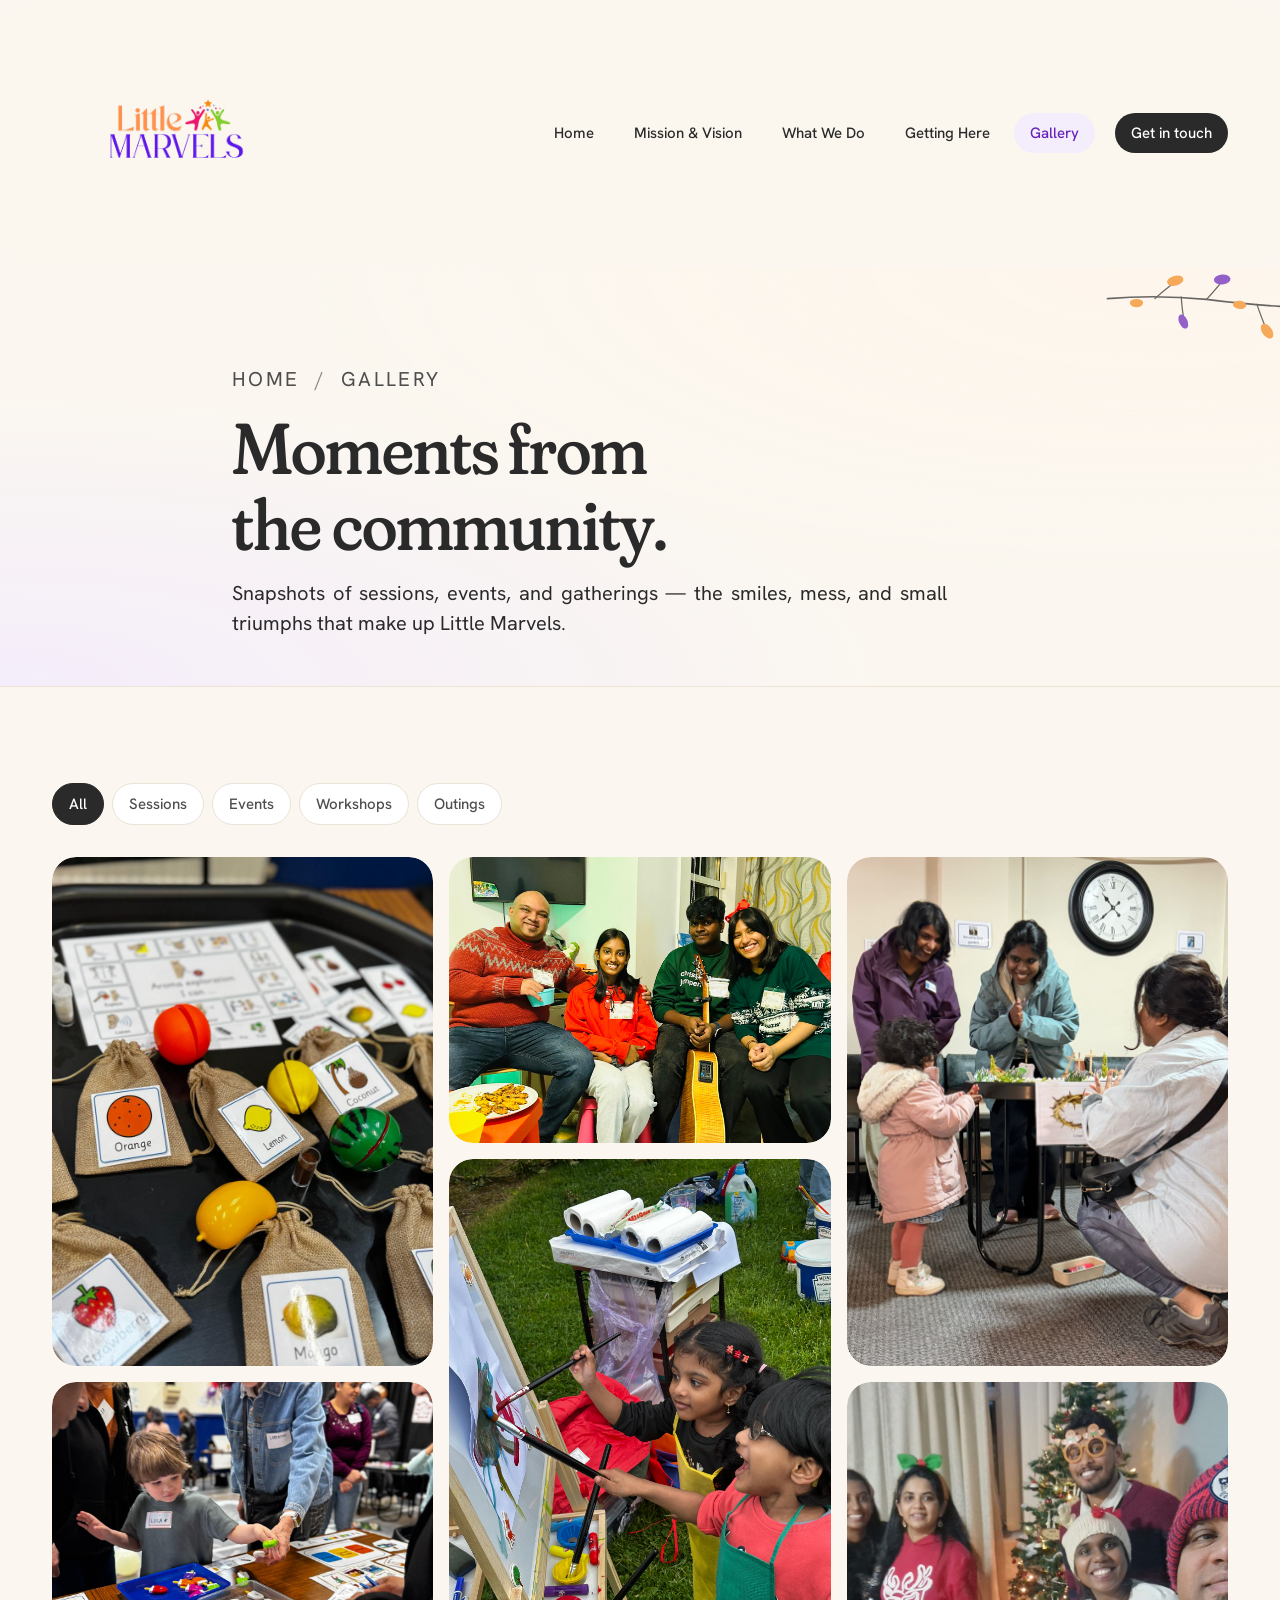
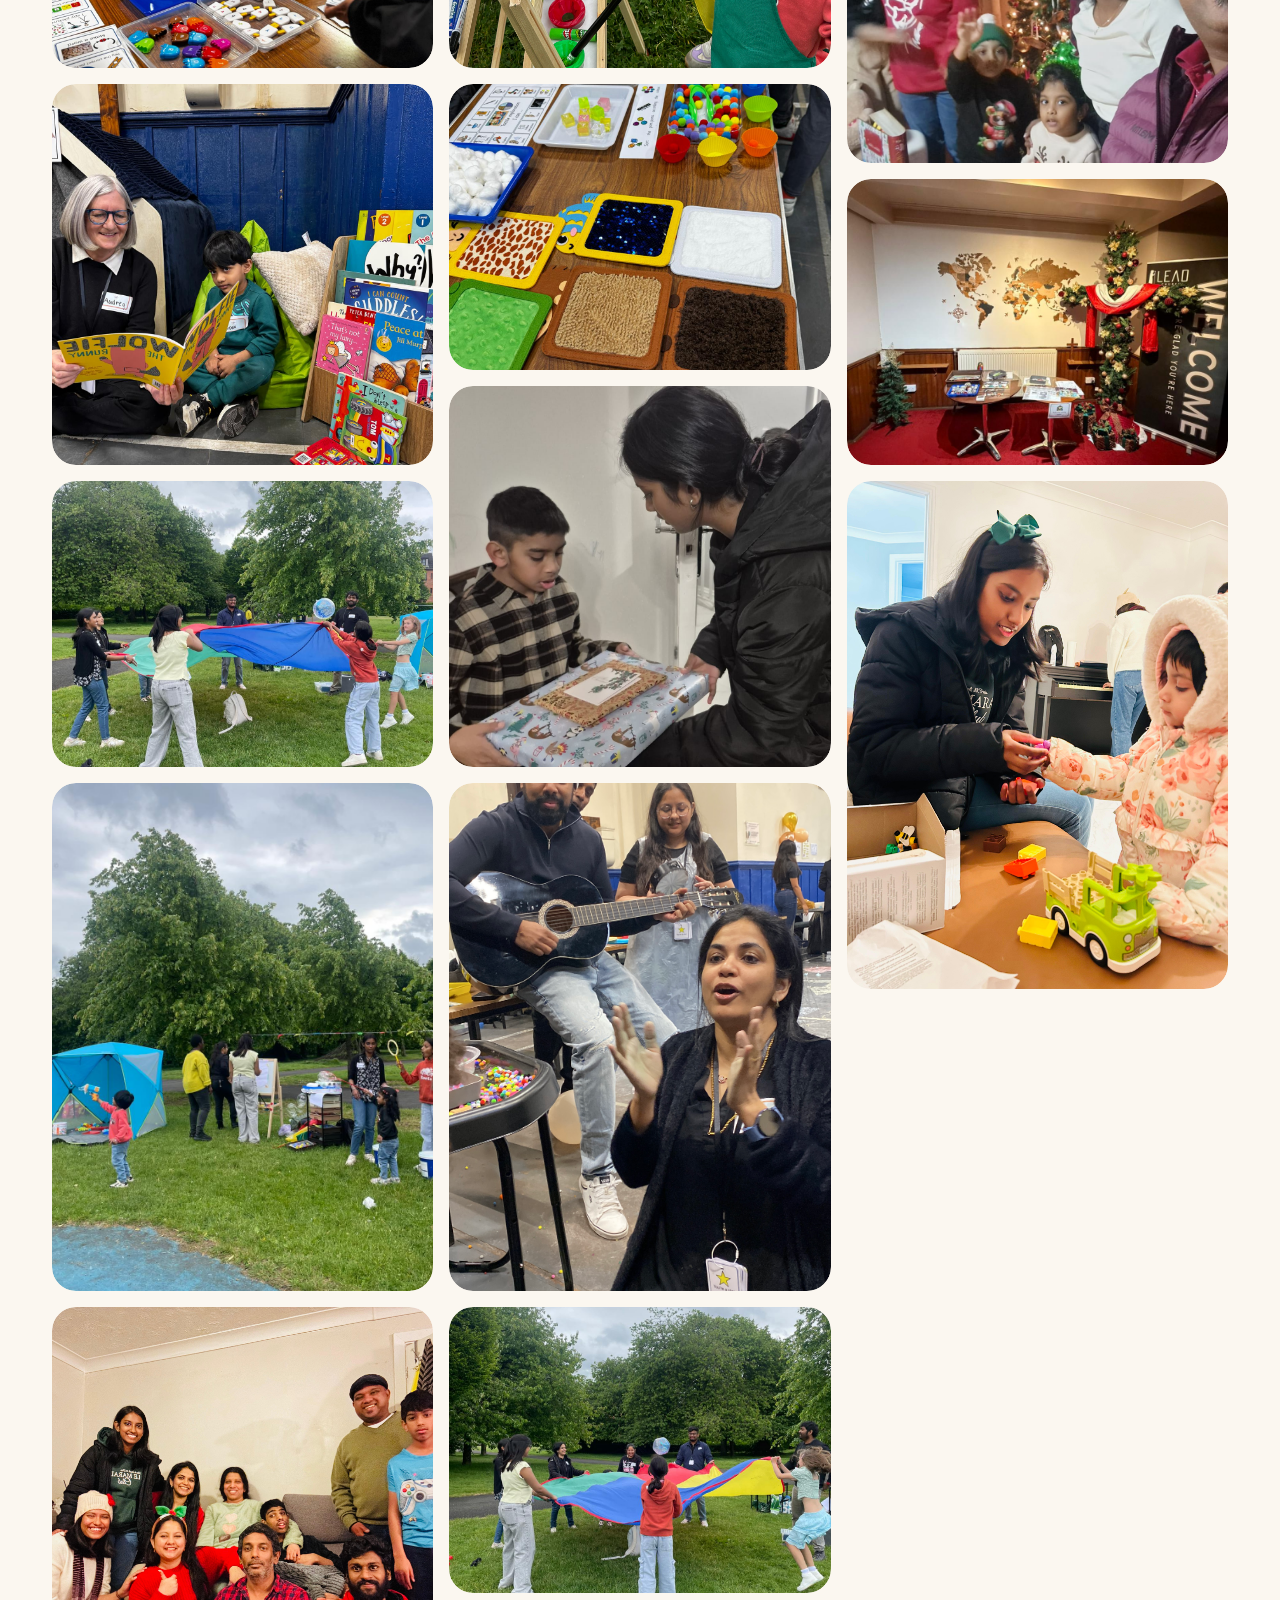
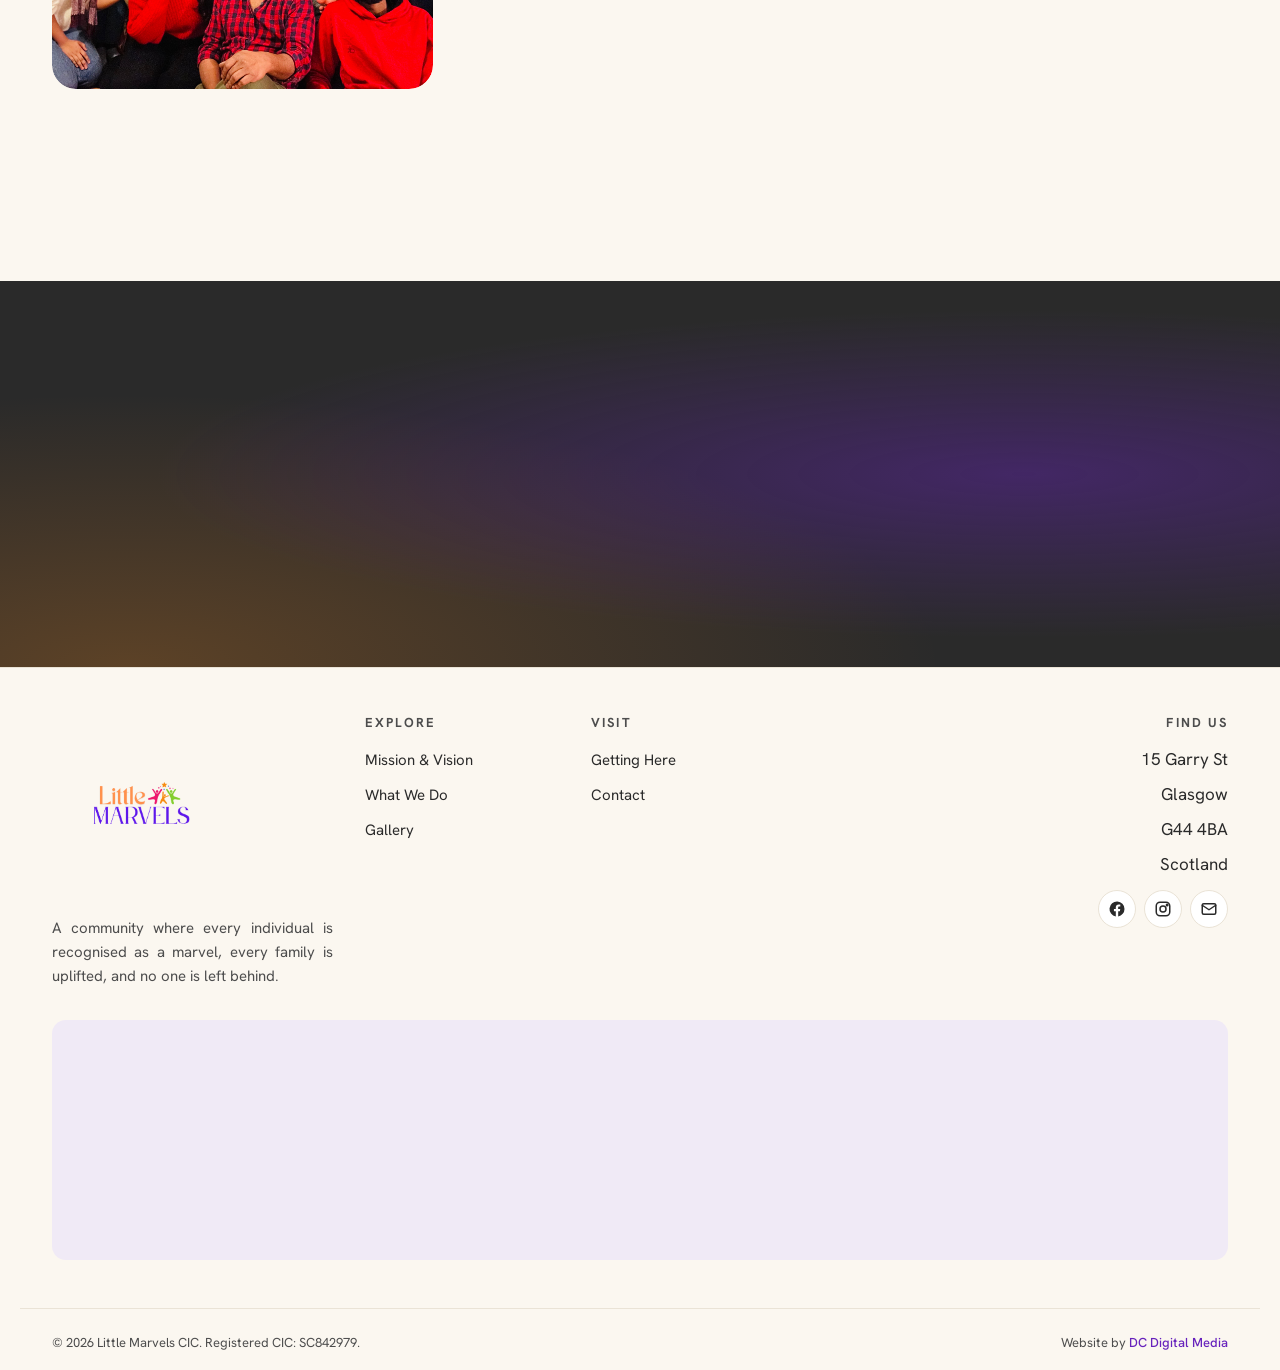
<file: gallery.html>
<!doctype html>
<html lang="en-GB">
<head>
  <meta charset="utf-8">
  <meta name="viewport" content="width=device-width, initial-scale=1">
  <title>Gallery — Little Marvels</title>
  <meta name="description" content="Moments from our sessions, events, and outings.">
  <meta name="theme-color" content="#FBF7F0">
  <link rel="canonical" href="https://littlemarvels.org.uk/gallery.html">

  <!-- Open Graph / social sharing.
       NOTE: assets/og-image.png needs to be designed (1200×630, PNG/JPG — SVG not supported by most platforms). -->
  <meta property="og:type" content="website">
  <meta property="og:site_name" content="Little Marvels">
  <meta property="og:title" content="Gallery — Little Marvels">
  <meta property="og:description" content="Moments from our sessions, events, and outings.">
  <meta property="og:url" content="https://littlemarvels.org.uk/gallery.html">
  <meta property="og:image" content="https://littlemarvels.org.uk/assets/og-image.png">
  <meta property="og:image:alt" content="Little Marvels — Inspiring Hope. Empowering Potential.">
  <meta property="og:locale" content="en_GB">
  <meta name="twitter:card" content="summary_large_image">
  <meta name="twitter:title" content="Gallery — Little Marvels">
  <meta name="twitter:description" content="Moments from our sessions, events, and outings.">
  <meta name="twitter:image" content="https://littlemarvels.org.uk/assets/og-image.png">

  <link rel="preconnect" href="https://fonts.googleapis.com">
  <link rel="preconnect" href="https://fonts.gstatic.com" crossorigin>
  <link rel="stylesheet" href="https://fonts.googleapis.com/css2?family=Fraunces:ital,opsz,wght,SOFT,WONK@0,9..144,400..700,0..100,0..1;1,9..144,400..700,0..100,0..1&family=Hanken+Grotesk:wght@400;500;600;700&display=swap">
  <link rel="stylesheet" href="css/style.css">
  <link rel="icon" type="image/svg+xml" href="assets/logo.svg">
</head>
<body>
  <a class="skip-link" href="#main">Skip to main content</a>

  <header class="site-header">
    <div class="container">
      <a class="brand" href="index.html" aria-label="Little Marvels — home">
        <img class="brand-mark" src="assets/logo.png" alt="Little Marvels">
        <span class="brand-name">Little Marvels</span>
      </a>
      <nav class="site-nav" aria-label="Primary">
        <ul class="nav-list" role="list">
          <li><a href="index.html">Home</a></li>
          <li><a href="mission.html">Mission &amp; Vision</a></li>
          <li><a href="what-we-do.html">What We Do</a></li>
          <li><a href="getting-here.html">Getting Here</a></li>
          <li><a href="gallery.html" aria-current="page">Gallery</a></li>
          <li><a class="nav-cta" href="contact.html">Get in touch</a></li>
        </ul>
      </nav>
      <button class="nav-toggle" aria-label="Open menu" aria-expanded="false">
        <svg viewBox="0 0 24 24" fill="none" stroke="currentColor" stroke-width="2" stroke-linecap="round"><line x1="4" y1="7" x2="20" y2="7"/><line x1="4" y1="12" x2="20" y2="12"/><line x1="4" y1="17" x2="20" y2="17"/></svg>
      </button>
    </div>
  </header>

  <main id="main">
    <section class="page-hero">
      <img class="deco-twig deco-twig--tr" src="assets/twig.svg" alt="">
      <div class="container">
        <p class="crumbs"><a href="index.html">Home</a> <span aria-hidden="true">/</span> Gallery</p>
        <h1>Moments from<br>the community.</h1>
        <p class="lede">Snapshots of sessions, events, and gatherings — the smiles, mess, and small triumphs that make up Little Marvels.</p>
      </div>
    </section>

    <section>
      <div class="container">
        <div class="gallery-filters reveal" role="tablist" aria-label="Gallery filters">
          <button class="gallery-filter is-active" data-filter="all">All</button>
          <button class="gallery-filter" data-filter="sessions">Sessions</button>
          <button class="gallery-filter" data-filter="events">Events</button>
          <button class="gallery-filter" data-filter="workshops">Workshops</button>
          <button class="gallery-filter" data-filter="outings">Outings</button>
        </div>

        <div class="gallery-grid reveal">
          <!-- Sessions -->
          <div class="image-ph" data-ratio="3/4" data-category="sessions">
            <img src="assets/images/aroma-bags.jpg" alt="A tactile sensory tray with jute bags labelled with fruit images for aroma exploration" loading="lazy">
          </div>
          <div class="image-ph" data-ratio="4/3" data-category="sessions">
            <img src="assets/images/letter-pegs.jpg" alt="Children and adults gathered at a table sorting letter pegs together" loading="lazy">
          </div>
          <div class="image-ph" data-ratio="1/1" data-category="sessions">
            <img src="assets/images/reading-time.jpg" alt="An older volunteer reading a picture book to a small child in a cosy quiet corner" loading="lazy">
          </div>

          <!-- Events -->
          <div class="image-ph" data-ratio="4/3" data-category="events">
            <img src="assets/images/parachute-1.jpg" alt="Volunteers and children playing with a colourful parachute and a globe at a Bloom & Blossom event" loading="lazy">
          </div>
          <div class="image-ph" data-ratio="3/4" data-category="events">
            <img src="assets/images/bubbles-outdoor.jpg" alt="Children blowing bubbles in a park at a Summer Splash event" loading="lazy">
          </div>
          <div class="image-ph" data-ratio="1/1" data-category="events">
            <img src="assets/images/christmas-group.jpg" alt="Families gathered around the Christmas tree at the Christmas Bonanza" loading="lazy">
          </div>
          <div class="image-ph" data-ratio="4/3" data-category="events">
            <img src="assets/images/christmas-jumpers.jpg" alt="Volunteers and children wearing Christmas jumpers and playing guitar at a sensory carolling session" loading="lazy">
          </div>

          <!-- Workshops -->
          <div class="image-ph" data-ratio="3/4" data-category="workshops">
            <img src="assets/images/painting-easel.jpg" alt="Two children painting on an easel outdoors at a creative arts workshop" loading="lazy">
          </div>
          <div class="image-ph" data-ratio="4/3" data-category="workshops">
            <img src="assets/images/sensory-mats.jpg" alt="A workshop table laid out with tactile sensory mats, pompoms, and texture trays" loading="lazy">
          </div>
          <div class="image-ph" data-ratio="1/1" data-category="workshops">
            <img src="assets/images/gift-giving.jpg" alt="A volunteer presenting a wrapped gift to a young boy at a caregiver training event" loading="lazy">
          </div>
          <div class="image-ph" data-ratio="3/4" data-category="workshops">
            <img src="assets/images/music-time.jpg" alt="A guitarist leading a music session with volunteers and children at a workshop" loading="lazy">
          </div>

          <!-- Outings -->
          <div class="image-ph" data-ratio="4/3" data-category="outings">
            <img src="assets/images/parachute-2.jpg" alt="Children and volunteers running with a parachute and a beach ball at an outdoor park day" loading="lazy">
          </div>
          <div class="image-ph" data-ratio="3/4" data-category="outings">
            <img src="assets/images/easter-garden.jpg" alt="Volunteers laughing with a small child at an Easter resurrection-garden activity" loading="lazy">
          </div>
          <div class="image-ph" data-ratio="1/1" data-category="outings">
            <img src="assets/images/christmas-selfie.jpg" alt="A group selfie of volunteers and families at a Christmas community gathering" loading="lazy">
          </div>
          <div class="image-ph" data-ratio="4/3" data-category="outings">
            <img src="assets/images/welcome-banner.jpg" alt="The festive welcome entrance at the Little Marvels venue" loading="lazy">
          </div>
          <div class="image-ph" data-ratio="3/4" data-category="sessions">
            <img src="assets/images/lego-play.jpg" alt="A young volunteer building with Duplo bricks alongside a small child at a story-time session" loading="lazy">
          </div>
        </div>

        <p class="muted text-center reveal" style="margin-top: var(--s-7); font-size: var(--fs-sm);">
          More photos coming soon — check back regularly, or follow along on social.
        </p>
      </div>
    </section>

    <section class="cta-strip">
      <div class="container">
        <div class="reveal">
          <h2>Want to be part of these moments?</h2>
          <p style="margin-top: 1rem;">Come along to a session or event — every smile here started with a first visit.</p>
        </div>
        <div class="cta-strip-actions reveal" style="transition-delay: 120ms">
          <a class="btn btn-primary" href="contact.html">Get in touch</a>
          <a class="btn btn-ghost" href="what-we-do.html">See what's on</a>
        </div>
      </div>
    </section>
  </main>

  <footer class="site-footer">
    <div class="container">
      <div class="footer-col footer-brand">
        <a class="brand" href="index.html"><img class="brand-mark" src="assets/logo.png" alt="Little Marvels"><span class="brand-name">Little Marvels</span></a>
        <p class="muted">A community where every individual is recognised as a marvel, every family is uplifted, and no one is left behind.</p>
      </div>
      <div class="footer-col"><h5>Explore</h5><ul role="list"><li><a href="mission.html">Mission &amp; Vision</a></li><li><a href="what-we-do.html">What We Do</a></li><li><a href="gallery.html">Gallery</a></li></ul></div>
      <div class="footer-col"><h5>Visit</h5><ul role="list"><li><a href="getting-here.html">Getting Here</a></li><li><a href="contact.html">Contact</a></li></ul></div>
      <div class="footer-col footer-find">
        <h5>Find us</h5>
        <ul role="list"><li>15 Garry St</li><li>Glasgow</li><li>G44 4BA</li><li>Scotland</li></ul>
        <div class="footer-social">
          <a href="https://www.facebook.com/profile.php?id=61565497287016" target="_blank" rel="noopener" aria-label="Facebook"><svg viewBox="0 0 24 24" fill="currentColor"><path d="M22 12a10 10 0 1 0-11.6 9.9v-7H7.9V12h2.5V9.8c0-2.5 1.5-3.9 3.8-3.9 1.1 0 2.2.2 2.2.2v2.5h-1.3c-1.2 0-1.6.8-1.6 1.6V12h2.8l-.4 2.9h-2.3v7A10 10 0 0 0 22 12z"/></svg></a>
          <a href="https://www.instagram.com/littlemarvelscic" target="_blank" rel="noopener" aria-label="Instagram"><svg viewBox="0 0 24 24" fill="none" stroke="currentColor" stroke-width="2"><rect x="3" y="3" width="18" height="18" rx="5"/><circle cx="12" cy="12" r="4"/><circle cx="17.5" cy="6.5" r="1" fill="currentColor"/></svg></a>
          <a href="mailto:admin@littlemarvels.org.uk" aria-label="Email"><svg viewBox="0 0 24 24" fill="none" stroke="currentColor" stroke-width="2" stroke-linecap="round" stroke-linejoin="round"><rect x="3" y="5" width="18" height="14" rx="2"/><polyline points="3 7 12 13 21 7"/></svg></a>
        </div>
      </div>
    </div>
    <div class="container footer-map-wrap">
      <iframe class="footer-map" src="https://maps.google.com/maps?q=15+Garry+St,+Glasgow+G44+4BA&amp;z=15&amp;output=embed" loading="lazy" referrerpolicy="no-referrer-when-downgrade" title="Map showing Little Marvels at 15 Garry St, Glasgow G44 4BA"></iframe>
    </div>
    <div class="container footer-bottom">
      <span>© <span id="yr"></span> Little Marvels CIC. Registered CIC: SC842979.</span>
      <span class="footer-credit-text">Website by <a href="https://dcdigitalmedia.co.uk/websites" target="_blank" rel="noopener">DC Digital Media</a></span>
    </div>
  </footer>

  <script>document.getElementById('yr').textContent = new Date().getFullYear();</script>
  <script src="js/main.js"></script>
</body>
</html>
</file>
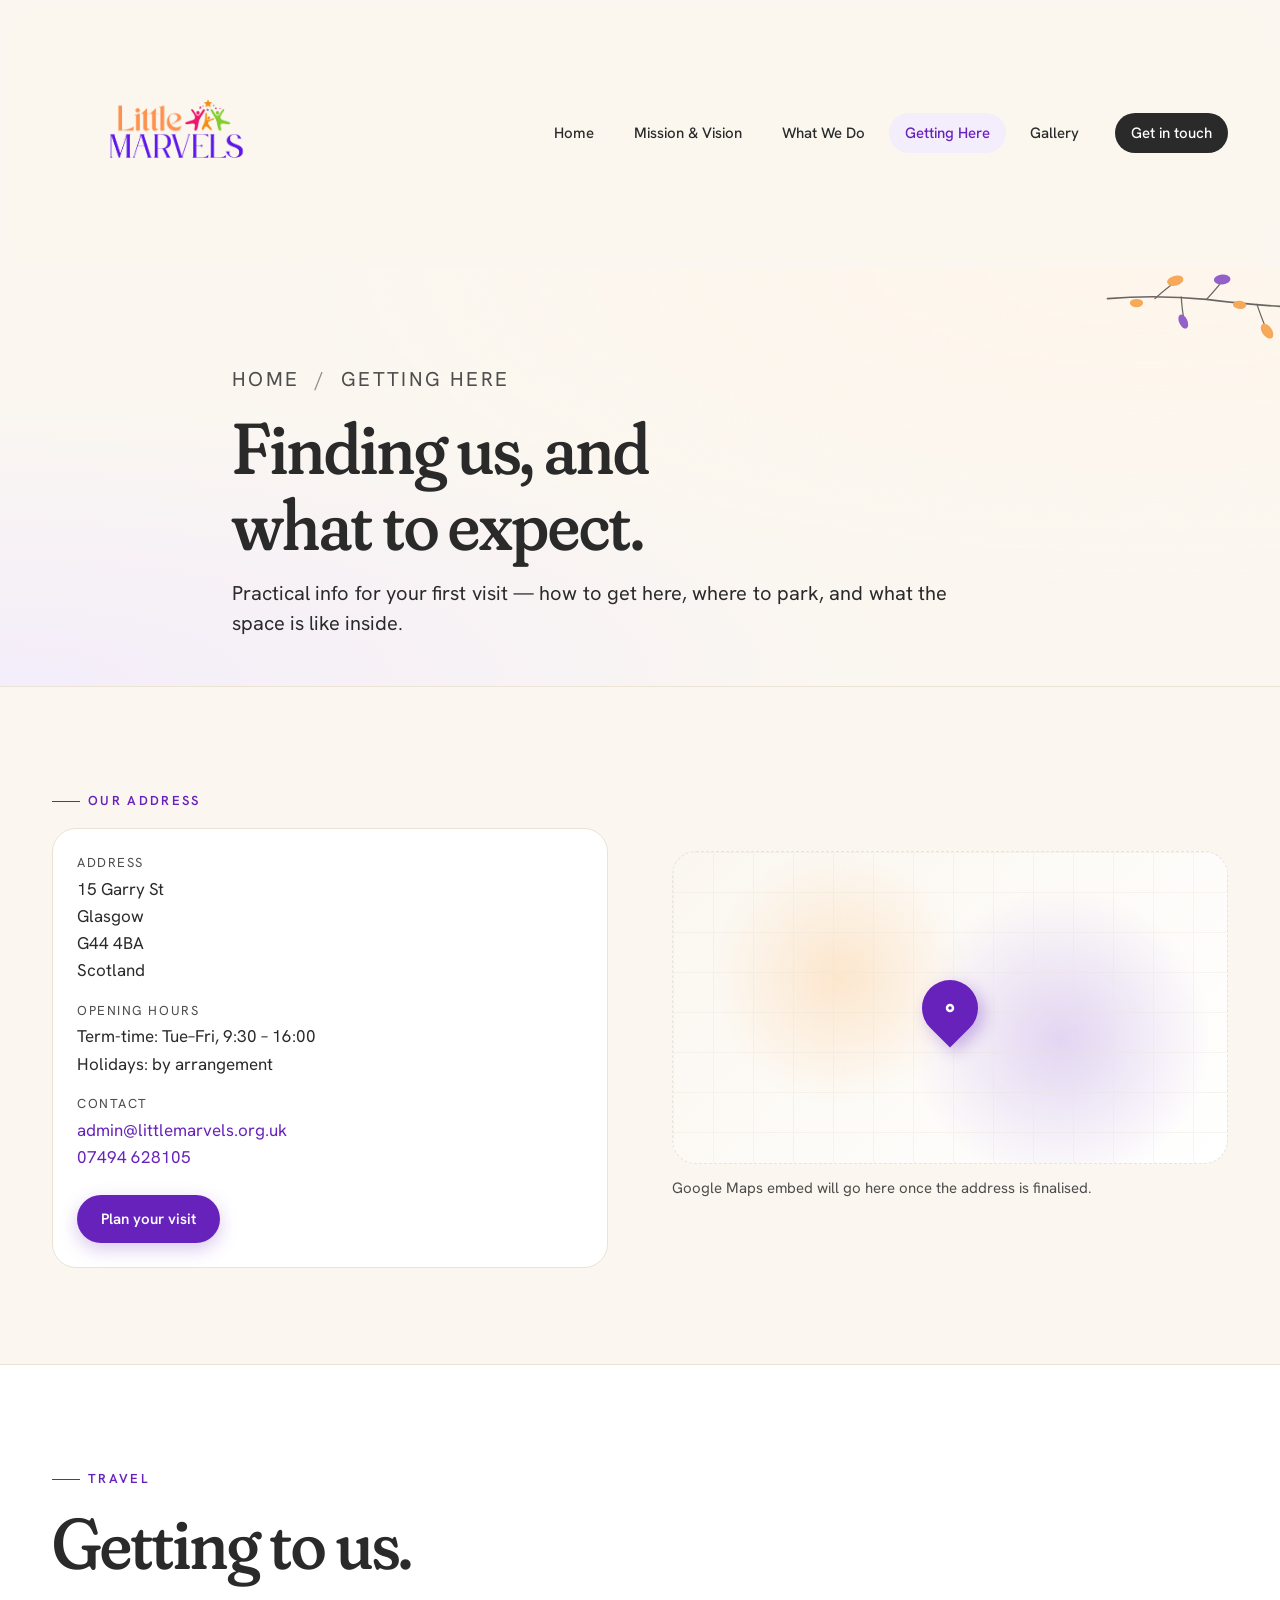
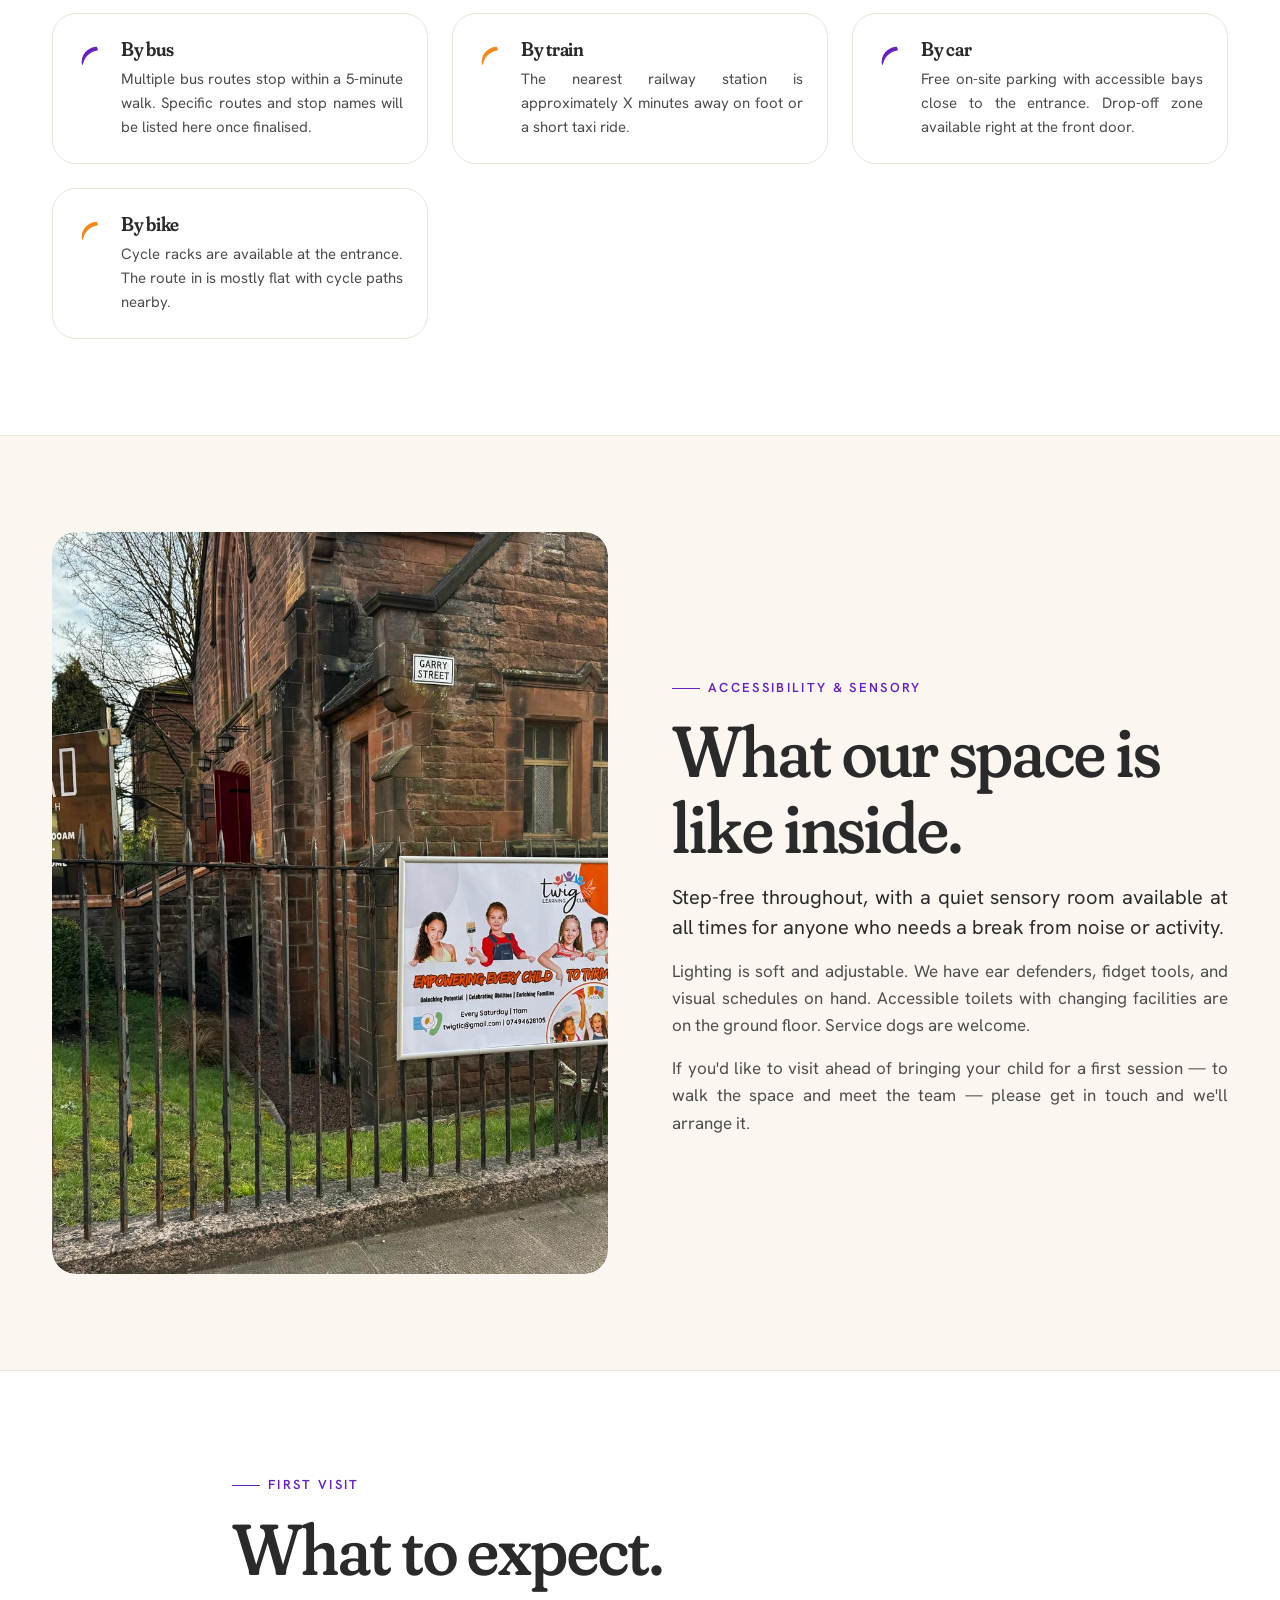
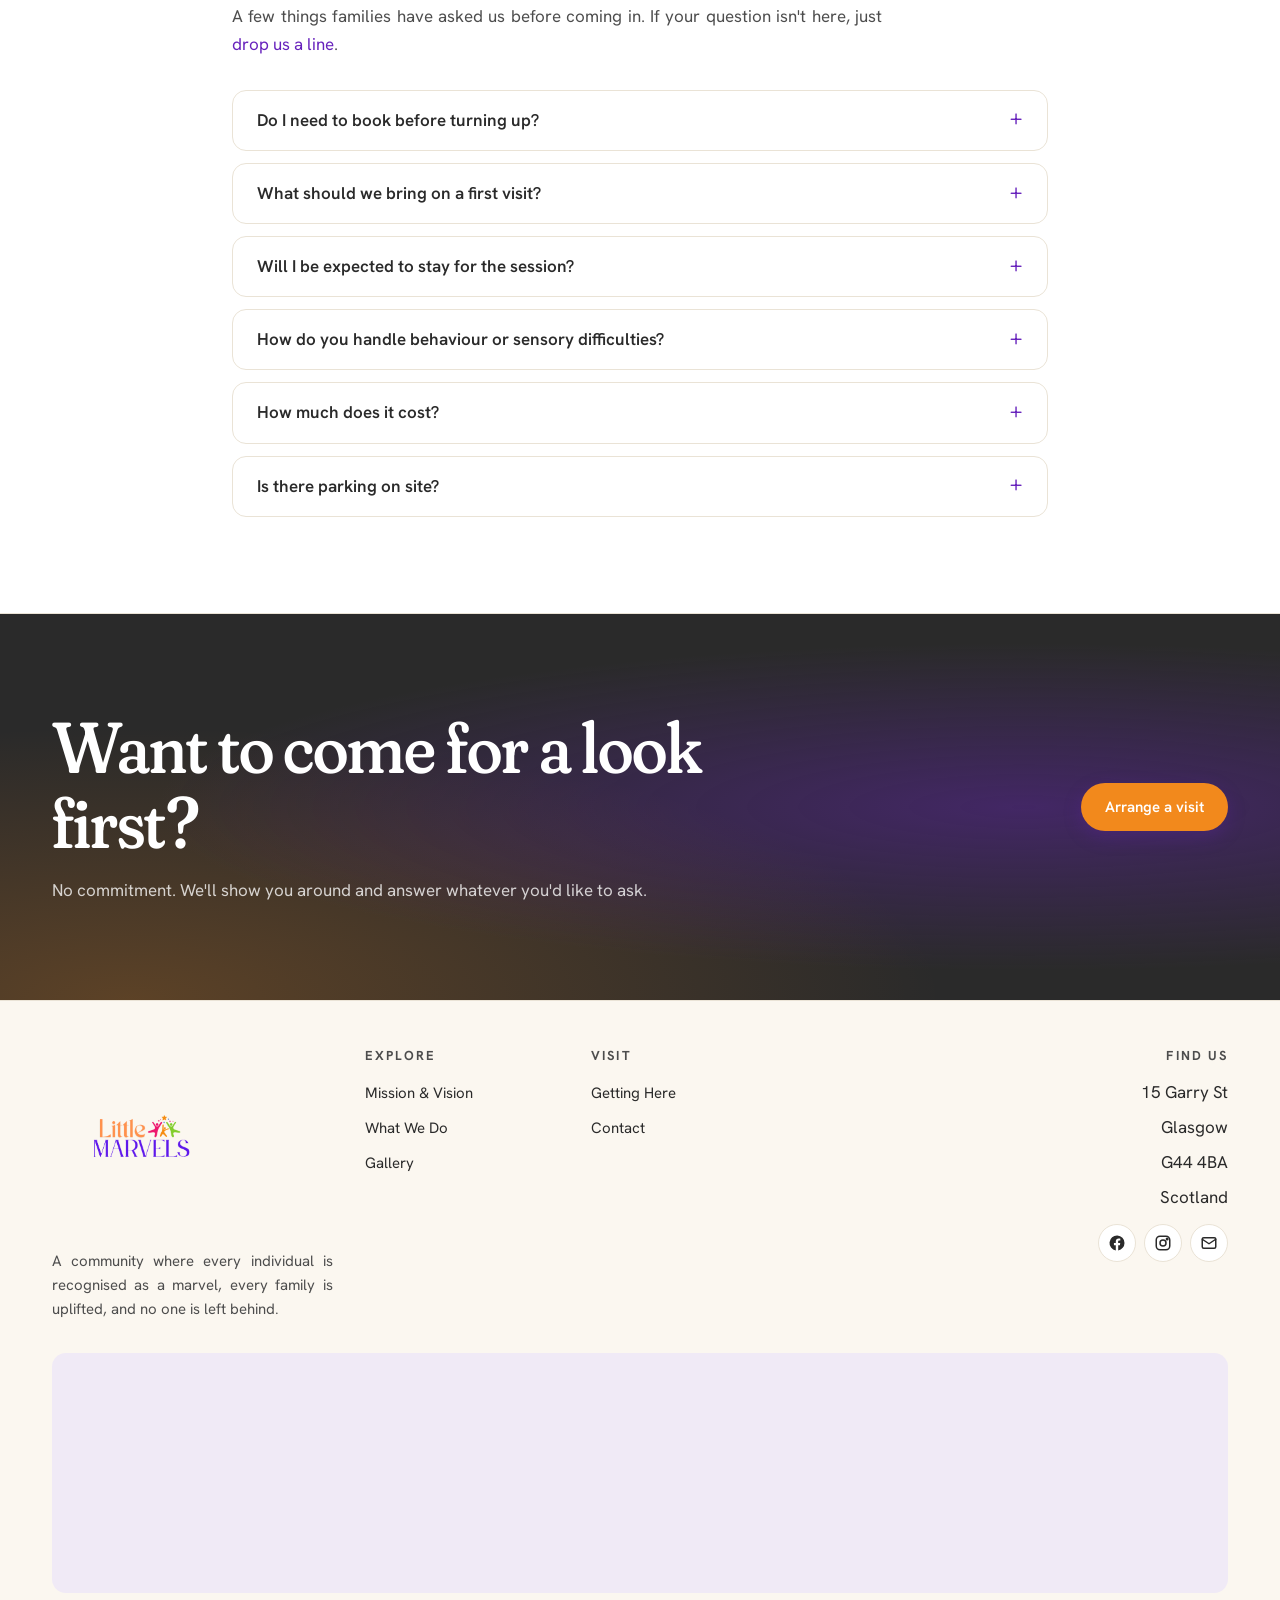
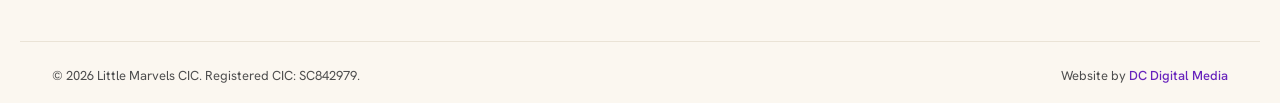
<file: getting-here.html>
<!doctype html>
<html lang="en-GB">
<head>
  <meta charset="utf-8">
  <meta name="viewport" content="width=device-width, initial-scale=1">
  <title>Getting Here — Little Marvels</title>
  <meta name="description" content="How to find us, what to expect on your first visit, accessibility and sensory information.">
  <meta name="theme-color" content="#FBF7F0">
  <link rel="canonical" href="https://littlemarvels.org.uk/getting-here.html">

  <!-- Open Graph / social sharing.
       NOTE: assets/og-image.png needs to be designed (1200×630, PNG/JPG — SVG not supported by most platforms). -->
  <meta property="og:type" content="website">
  <meta property="og:site_name" content="Little Marvels">
  <meta property="og:title" content="Getting Here — Little Marvels">
  <meta property="og:description" content="How to find us, what to expect on your first visit, accessibility and sensory information.">
  <meta property="og:url" content="https://littlemarvels.org.uk/getting-here.html">
  <meta property="og:image" content="https://littlemarvels.org.uk/assets/og-image.png">
  <meta property="og:image:alt" content="Little Marvels — Inspiring Hope. Empowering Potential.">
  <meta property="og:locale" content="en_GB">
  <meta name="twitter:card" content="summary_large_image">
  <meta name="twitter:title" content="Getting Here — Little Marvels">
  <meta name="twitter:description" content="How to find us, what to expect on your first visit, accessibility and sensory information.">
  <meta name="twitter:image" content="https://littlemarvels.org.uk/assets/og-image.png">

  <link rel="preconnect" href="https://fonts.googleapis.com">
  <link rel="preconnect" href="https://fonts.gstatic.com" crossorigin>
  <link rel="stylesheet" href="https://fonts.googleapis.com/css2?family=Fraunces:ital,opsz,wght,SOFT,WONK@0,9..144,400..700,0..100,0..1;1,9..144,400..700,0..100,0..1&family=Hanken+Grotesk:wght@400;500;600;700&display=swap">
  <link rel="stylesheet" href="css/style.css">
  <link rel="icon" type="image/svg+xml" href="assets/logo.svg">
</head>
<body>
  <a class="skip-link" href="#main">Skip to main content</a>

  <header class="site-header">
    <div class="container">
      <a class="brand" href="index.html" aria-label="Little Marvels — home">
        <img class="brand-mark" src="assets/logo.png" alt="Little Marvels">
        <span class="brand-name">Little Marvels</span>
      </a>
      <nav class="site-nav" aria-label="Primary">
        <ul class="nav-list" role="list">
          <li><a href="index.html">Home</a></li>
          <li><a href="mission.html">Mission &amp; Vision</a></li>
          <li><a href="what-we-do.html">What We Do</a></li>
          <li><a href="getting-here.html" aria-current="page">Getting Here</a></li>
          <li><a href="gallery.html">Gallery</a></li>
          <li><a class="nav-cta" href="contact.html">Get in touch</a></li>
        </ul>
      </nav>
      <button class="nav-toggle" aria-label="Open menu" aria-expanded="false">
        <svg viewBox="0 0 24 24" fill="none" stroke="currentColor" stroke-width="2" stroke-linecap="round"><line x1="4" y1="7" x2="20" y2="7"/><line x1="4" y1="12" x2="20" y2="12"/><line x1="4" y1="17" x2="20" y2="17"/></svg>
      </button>
    </div>
  </header>

  <main id="main">
    <section class="page-hero">
      <img class="deco-twig deco-twig--tr" src="assets/twig.svg" alt="">
      <div class="container">
        <p class="crumbs"><a href="index.html">Home</a> <span aria-hidden="true">/</span> Getting Here</p>
        <h1>Finding us, and<br>what to expect.</h1>
        <p class="lede">Practical info for your first visit — how to get here, where to park, and what the space is like inside.</p>
      </div>
    </section>

    <section>
      <div class="container">
        <div class="split">
          <div class="reveal">
            <span class="section-eyebrow">Our address</span>
            <div class="contact-info" style="padding: var(--s-5);">
              <dl>
                <div>
                  <dt>Address</dt>
                  <dd>15 Garry St<br>Glasgow<br>G44 4BA<br>Scotland</dd>
                </div>
                <div>
                  <dt>Opening hours</dt>
                  <dd>Term-time: Tue–Fri, 9:30 – 16:00<br>Holidays: by arrangement</dd>
                </div>
                <div>
                  <dt>Contact</dt>
                  <dd>
                    <a href="mailto:admin@littlemarvels.org.uk">admin@littlemarvels.org.uk</a><br>
                    <a href="tel:+440000000000">07494 628105</a>
                  </dd>
                </div>
              </dl>
              <div style="margin-top: var(--s-5);">
                <a class="btn btn-primary" href="contact.html">Plan your visit</a>
              </div>
            </div>
          </div>
          <div class="reveal" style="transition-delay: 160ms">
            <div class="map-ph" role="img" aria-label="Map placeholder — embed Google Maps here once address is confirmed">
              <div class="map-pin" aria-hidden="true">
                <svg viewBox="0 0 24 24" fill="none" stroke="currentColor" stroke-width="2.5" stroke-linecap="round" stroke-linejoin="round"><circle cx="12" cy="12" r="3"/></svg>
              </div>
            </div>
            <p class="muted" style="margin-top: var(--s-3); font-size: var(--fs-sm);">Google Maps embed will go here once the address is finalised.</p>
          </div>
        </div>
      </div>
    </section>

    <section style="background: var(--c-white); border-block: 1px solid var(--c-line);">
      <div class="container">
        <div class="reveal" style="max-width: 720px;">
          <span class="section-eyebrow">Travel</span>
          <h2>Getting to us.</h2>
        </div>

        <div class="service-list reveal">
          <article class="service-item">
            <svg class="leaf-glyph" viewBox="0 0 24 24" fill="currentColor"><path d="M17 4c-7 0-13 6-13 13 0 1 0 2 1 3 1-7 6-12 13-13 0-1-1-3-1-3z"/></svg>
            <div>
              <h4>By bus</h4>
              <p>Multiple bus routes stop within a 5-minute walk. Specific routes and stop names will be listed here once finalised.</p>
            </div>
          </article>
          <article class="service-item">
            <svg class="leaf-glyph" viewBox="0 0 24 24" fill="currentColor"><path d="M17 4c-7 0-13 6-13 13 0 1 0 2 1 3 1-7 6-12 13-13 0-1-1-3-1-3z"/></svg>
            <div>
              <h4>By train</h4>
              <p>The nearest railway station is approximately X minutes away on foot or a short taxi ride.</p>
            </div>
          </article>
          <article class="service-item">
            <svg class="leaf-glyph" viewBox="0 0 24 24" fill="currentColor"><path d="M17 4c-7 0-13 6-13 13 0 1 0 2 1 3 1-7 6-12 13-13 0-1-1-3-1-3z"/></svg>
            <div>
              <h4>By car</h4>
              <p>Free on-site parking with accessible bays close to the entrance. Drop-off zone available right at the front door.</p>
            </div>
          </article>
          <article class="service-item">
            <svg class="leaf-glyph" viewBox="0 0 24 24" fill="currentColor"><path d="M17 4c-7 0-13 6-13 13 0 1 0 2 1 3 1-7 6-12 13-13 0-1-1-3-1-3z"/></svg>
            <div>
              <h4>By bike</h4>
              <p>Cycle racks are available at the entrance. The route in is mostly flat with cycle paths nearby.</p>
            </div>
          </article>
        </div>
      </div>
    </section>

    <section>
      <div class="container">
        <div class="split split--reverse">
          <div class="reveal">
            <span class="section-eyebrow">Accessibility &amp; sensory</span>
            <h2>What our space is like inside.</h2>
            <p class="lede" style="margin-top: 1rem;">
              Step-free throughout, with a quiet sensory room available at all times for anyone
              who needs a break from noise or activity.
            </p>
            <p style="margin-top: 1rem;">
              Lighting is soft and adjustable. We have ear defenders, fidget tools, and visual
              schedules on hand. Accessible toilets with changing facilities are on the ground
              floor. Service dogs are welcome.
            </p>
            <p style="margin-top: 1rem;">
              If you'd like to visit ahead of bringing your child for a first session — to walk
              the space and meet the team — please get in touch and we'll arrange it.
            </p>
          </div>
          <div class="reveal" style="transition-delay: 160ms">
            <div class="image-ph" data-ratio="3/4">
              <img src="assets/images/building-exterior.jpg" alt="The Little Marvels home — a red sandstone church building on Garry Street, Glasgow" loading="lazy">
            </div>
          </div>
        </div>
      </div>
    </section>

    <section style="background: var(--c-white); border-block: 1px solid var(--c-line);">
      <div class="container container--narrow">
        <div class="reveal">
          <span class="section-eyebrow">First visit</span>
          <h2>What to expect.</h2>
          <p style="margin-top: 1rem;">A few things families have asked us before coming in. If your question isn't here, just <a href="contact.html">drop us a line</a>.</p>
        </div>

        <div class="faq reveal" style="margin-top: var(--s-6);">
          <details class="faq-item">
            <summary>Do I need to book before turning up?</summary>
            <div class="faq-body">
              <p>For coffee mornings and inclusive open days you can drop in. For weekly support sessions, workshops, and one-to-one programmes, please get in touch first so we can prepare a tailored session for your child.</p>
            </div>
          </details>
          <details class="faq-item">
            <summary>What should we bring on a first visit?</summary>
            <div class="faq-body">
              <p>Comfortable clothes, any sensory aids your child usually uses, a snack and drink. We provide everything else needed for the session.</p>
            </div>
          </details>
          <details class="faq-item">
            <summary>Will I be expected to stay for the session?</summary>
            <div class="faq-body">
              <p>For first visits, yes — we ask a parent or carer to stay so the child has a familiar anchor. After the first few sessions, many families step out for a coffee while the child settles into the routine. Always your call.</p>
            </div>
          </details>
          <details class="faq-item">
            <summary>How do you handle behaviour or sensory difficulties?</summary>
            <div class="faq-body">
              <p>Our team is trained in trauma-informed and sensory-aware practice. We don't aim to suppress behaviour — we aim to understand what each child is communicating and respond to it. If a session becomes overwhelming, the sensory room is always available.</p>
            </div>
          </details>
          <details class="faq-item">
            <summary>How much does it cost?</summary>
            <div class="faq-body">
              <p>Pricing varies by session type and is flexible. We actively seek grant funding to subsidise places for families who can't afford private services. Please ask — no one is turned away because of cost.</p>
            </div>
          </details>
          <details class="faq-item">
            <summary>Is there parking on site?</summary>
            <div class="faq-body">
              <p>Yes — free parking with accessible bays close to the entrance and a drop-off zone right at the front door.</p>
            </div>
          </details>
        </div>
      </div>
    </section>

    <section class="cta-strip">
      <div class="container">
        <div class="reveal">
          <h2>Want to come for a look first?</h2>
          <p style="margin-top: 1rem;">No commitment. We'll show you around and answer whatever you'd like to ask.</p>
        </div>
        <div class="cta-strip-actions reveal" style="transition-delay: 120ms">
          <a class="btn btn-primary" href="contact.html">Arrange a visit</a>
        </div>
      </div>
    </section>
  </main>

  <footer class="site-footer">
    <div class="container">
      <div class="footer-col footer-brand">
        <a class="brand" href="index.html"><img class="brand-mark" src="assets/logo.png" alt="Little Marvels"><span class="brand-name">Little Marvels</span></a>
        <p class="muted">A community where every individual is recognised as a marvel, every family is uplifted, and no one is left behind.</p>
      </div>
      <div class="footer-col"><h5>Explore</h5><ul role="list"><li><a href="mission.html">Mission &amp; Vision</a></li><li><a href="what-we-do.html">What We Do</a></li><li><a href="gallery.html">Gallery</a></li></ul></div>
      <div class="footer-col"><h5>Visit</h5><ul role="list"><li><a href="getting-here.html">Getting Here</a></li><li><a href="contact.html">Contact</a></li></ul></div>
      <div class="footer-col footer-find">
        <h5>Find us</h5>
        <ul role="list"><li>15 Garry St</li><li>Glasgow</li><li>G44 4BA</li><li>Scotland</li></ul>
        <div class="footer-social">
          <a href="https://www.facebook.com/profile.php?id=61565497287016" target="_blank" rel="noopener" aria-label="Facebook"><svg viewBox="0 0 24 24" fill="currentColor"><path d="M22 12a10 10 0 1 0-11.6 9.9v-7H7.9V12h2.5V9.8c0-2.5 1.5-3.9 3.8-3.9 1.1 0 2.2.2 2.2.2v2.5h-1.3c-1.2 0-1.6.8-1.6 1.6V12h2.8l-.4 2.9h-2.3v7A10 10 0 0 0 22 12z"/></svg></a>
          <a href="https://www.instagram.com/littlemarvelscic" target="_blank" rel="noopener" aria-label="Instagram"><svg viewBox="0 0 24 24" fill="none" stroke="currentColor" stroke-width="2"><rect x="3" y="3" width="18" height="18" rx="5"/><circle cx="12" cy="12" r="4"/><circle cx="17.5" cy="6.5" r="1" fill="currentColor"/></svg></a>
          <a href="mailto:admin@littlemarvels.org.uk" aria-label="Email"><svg viewBox="0 0 24 24" fill="none" stroke="currentColor" stroke-width="2" stroke-linecap="round" stroke-linejoin="round"><rect x="3" y="5" width="18" height="14" rx="2"/><polyline points="3 7 12 13 21 7"/></svg></a>
        </div>
      </div>
    </div>
    <div class="container footer-map-wrap">
      <iframe class="footer-map" src="https://maps.google.com/maps?q=15+Garry+St,+Glasgow+G44+4BA&amp;z=15&amp;output=embed" loading="lazy" referrerpolicy="no-referrer-when-downgrade" title="Map showing Little Marvels at 15 Garry St, Glasgow G44 4BA"></iframe>
    </div>
    <div class="container footer-bottom">
      <span>© <span id="yr"></span> Little Marvels CIC. Registered CIC: SC842979.</span>
      <span class="footer-credit-text">Website by <a href="https://dcdigitalmedia.co.uk/websites" target="_blank" rel="noopener">DC Digital Media</a></span>
    </div>
  </footer>

  <script>document.getElementById('yr').textContent = new Date().getFullYear();</script>
  <script src="js/main.js"></script>
</body>
</html>
</file>
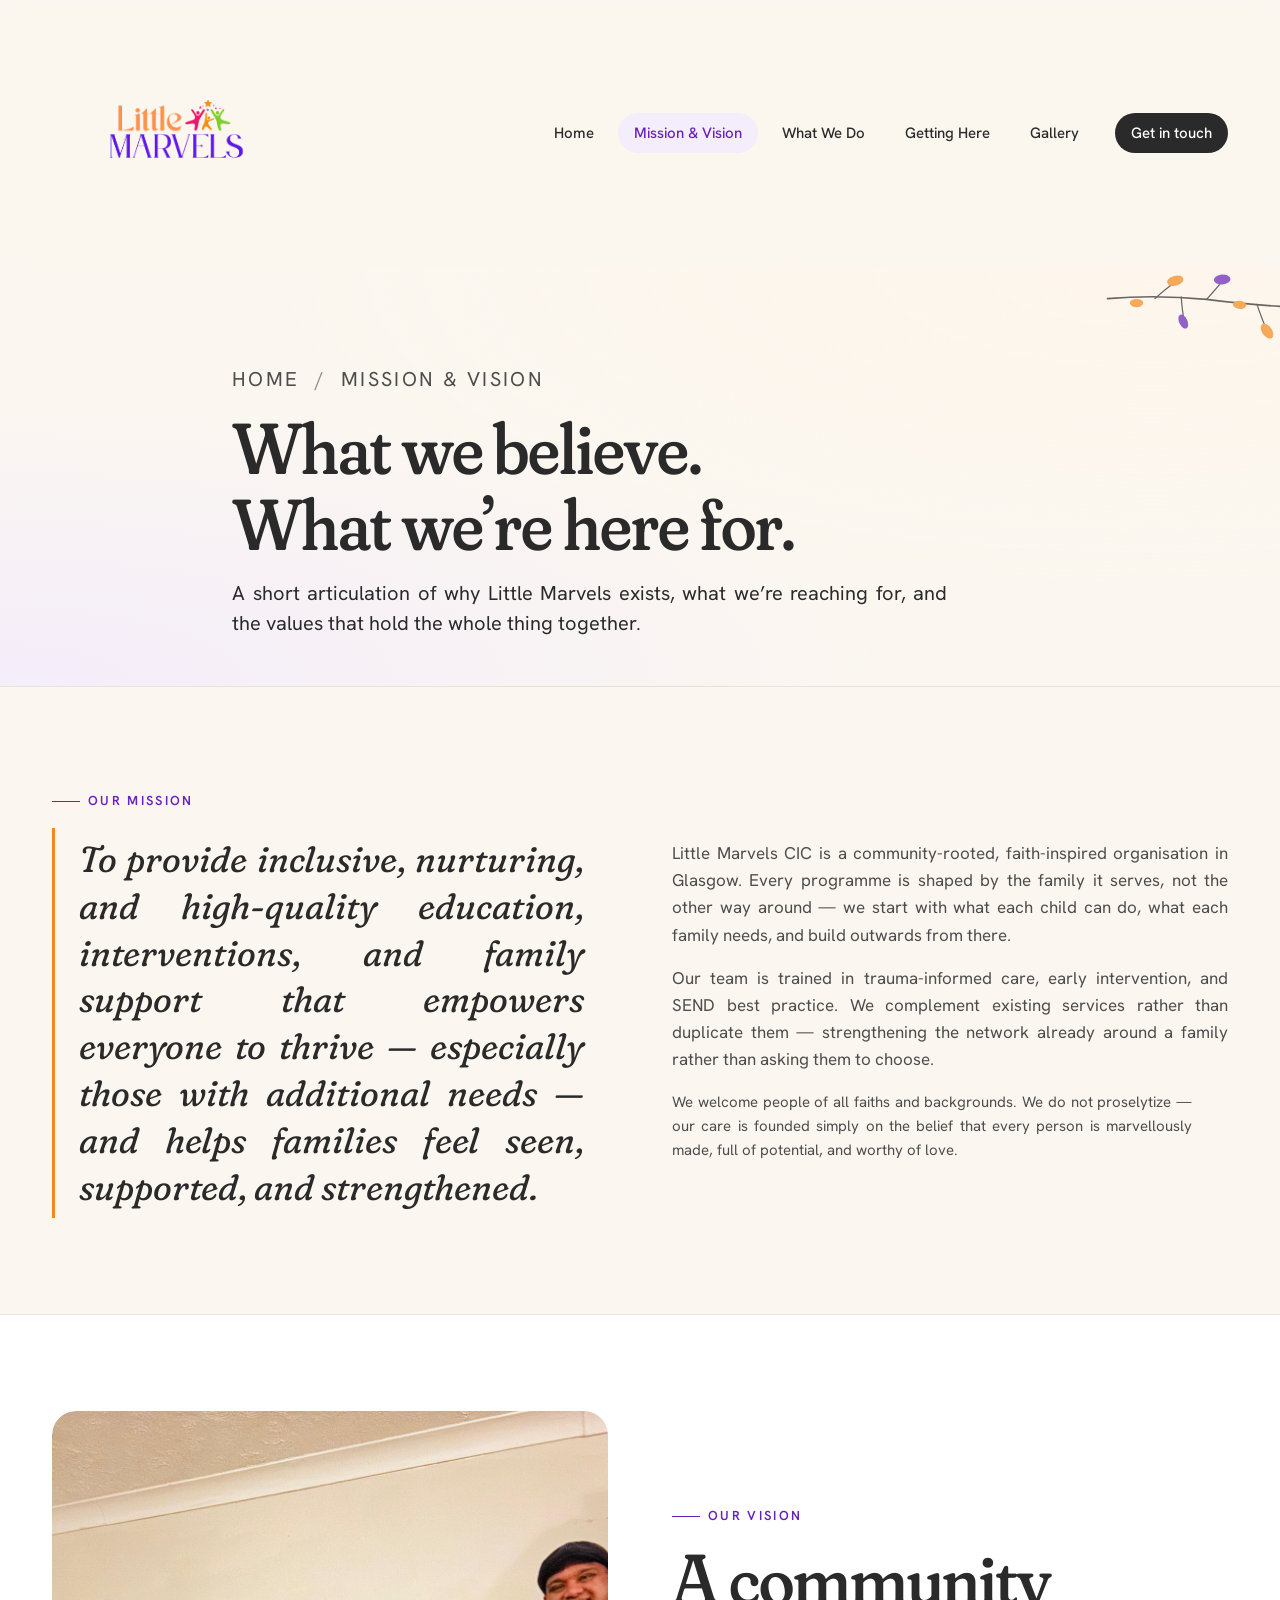
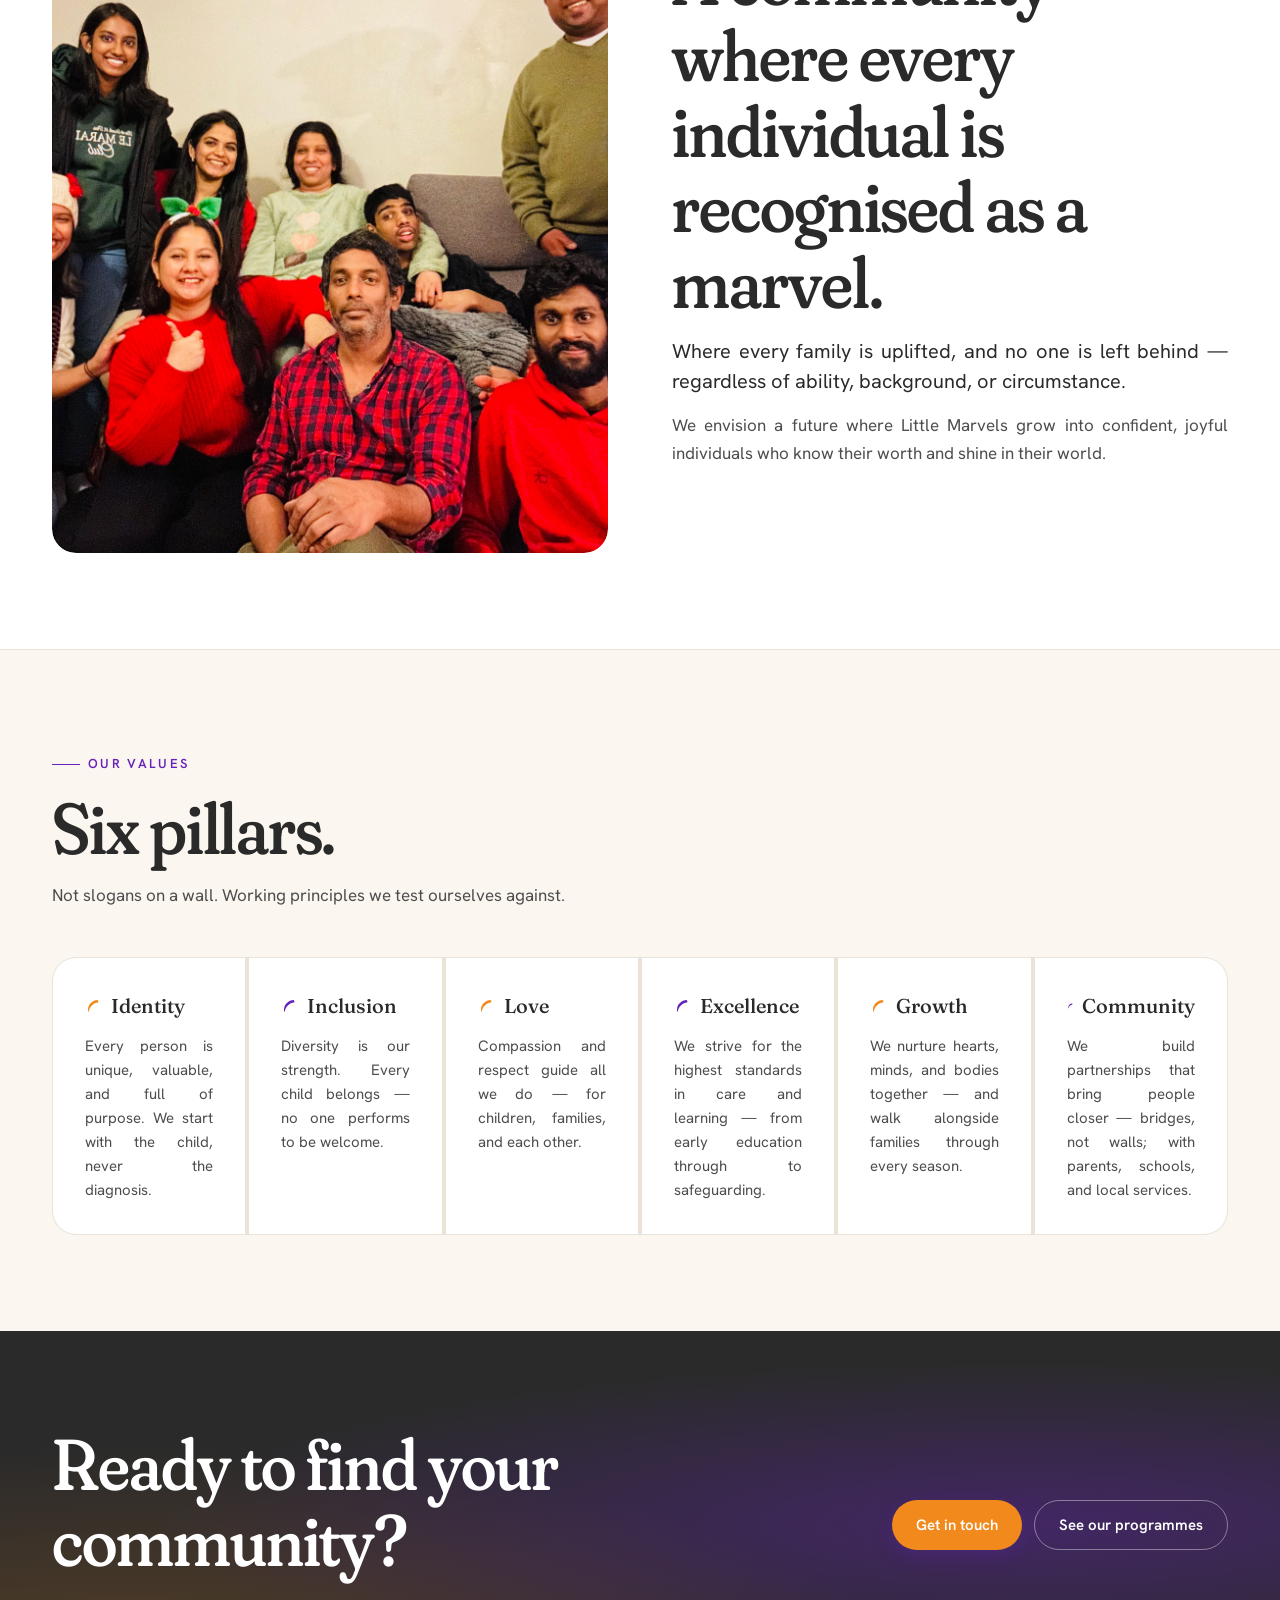
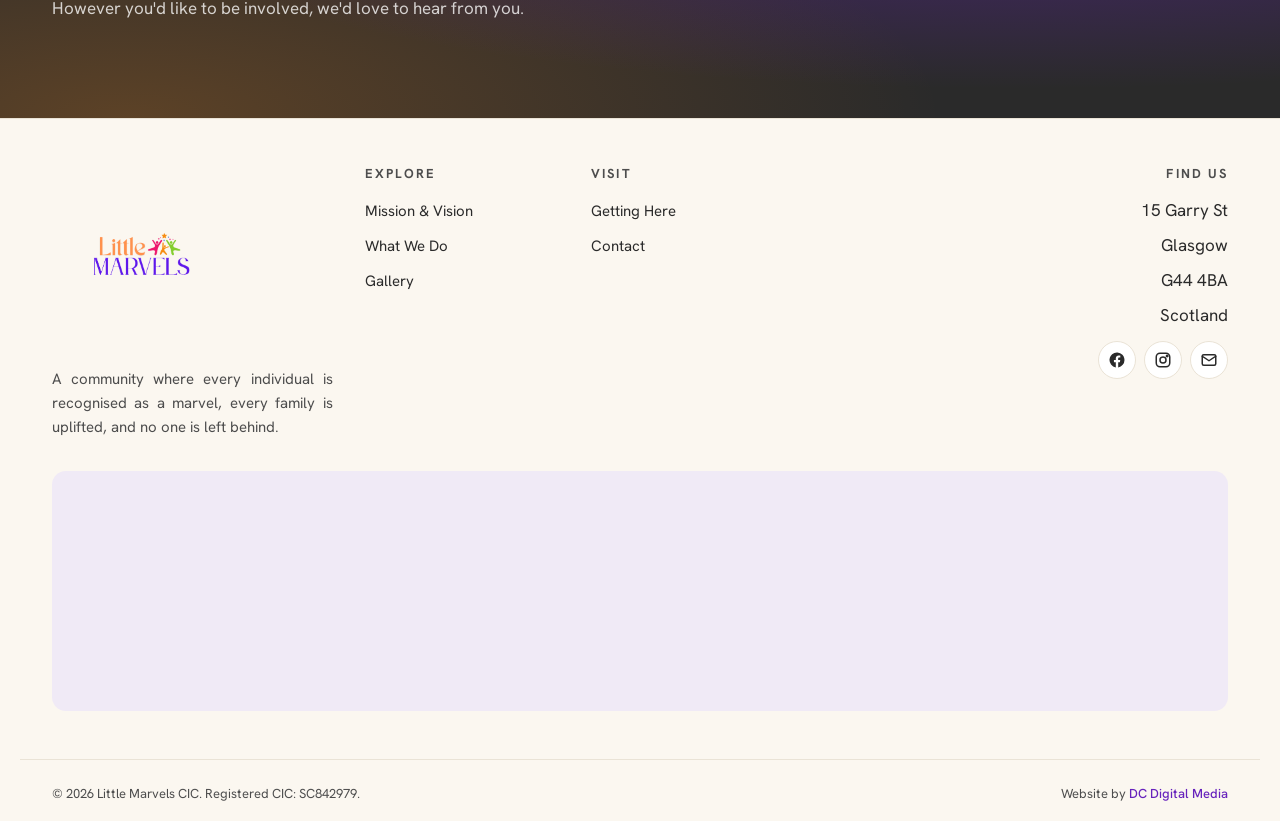
<file: mission.html>
<!doctype html>
<html lang="en-GB">
<head>
  <meta charset="utf-8">
  <meta name="viewport" content="width=device-width, initial-scale=1">
  <title>Mission &amp; Vision — Little Marvels</title>
  <meta name="description" content="Our mission, vision, and the values that guide every interaction at Little Marvels.">
  <meta name="theme-color" content="#FBF7F0">
  <link rel="canonical" href="https://littlemarvels.org.uk/mission.html">

  <!-- Open Graph / social sharing.
       NOTE: assets/og-image.png needs to be designed (1200×630, PNG/JPG — SVG not supported by most platforms). -->
  <meta property="og:type" content="website">
  <meta property="og:site_name" content="Little Marvels">
  <meta property="og:title" content="Mission &amp; Vision — Little Marvels">
  <meta property="og:description" content="Our mission, vision, and the values that guide every interaction at Little Marvels.">
  <meta property="og:url" content="https://littlemarvels.org.uk/mission.html">
  <meta property="og:image" content="https://littlemarvels.org.uk/assets/og-image.png">
  <meta property="og:image:alt" content="Little Marvels — Inspiring Hope. Empowering Potential.">
  <meta property="og:locale" content="en_GB">
  <meta name="twitter:card" content="summary_large_image">
  <meta name="twitter:title" content="Mission &amp; Vision — Little Marvels">
  <meta name="twitter:description" content="Our mission, vision, and the values that guide every interaction at Little Marvels.">
  <meta name="twitter:image" content="https://littlemarvels.org.uk/assets/og-image.png">

  <link rel="preconnect" href="https://fonts.googleapis.com">
  <link rel="preconnect" href="https://fonts.gstatic.com" crossorigin>
  <link rel="stylesheet" href="https://fonts.googleapis.com/css2?family=Fraunces:ital,opsz,wght,SOFT,WONK@0,9..144,400..700,0..100,0..1;1,9..144,400..700,0..100,0..1&family=Hanken+Grotesk:wght@400;500;600;700&display=swap">
  <link rel="stylesheet" href="css/style.css">
  <link rel="icon" type="image/svg+xml" href="assets/logo.svg">
</head>
<body>
  <a class="skip-link" href="#main">Skip to main content</a>

  <header class="site-header">
    <div class="container">
      <a class="brand" href="index.html" aria-label="Little Marvels — home">
        <img class="brand-mark" src="assets/logo.png" alt="Little Marvels">
        <span class="brand-name">Little Marvels</span>
      </a>
      <nav class="site-nav" aria-label="Primary">
        <ul class="nav-list" role="list">
          <li><a href="index.html">Home</a></li>
          <li><a href="mission.html" aria-current="page">Mission &amp; Vision</a></li>
          <li><a href="what-we-do.html">What We Do</a></li>
          <li><a href="getting-here.html">Getting Here</a></li>
          <li><a href="gallery.html">Gallery</a></li>
          <li><a class="nav-cta" href="contact.html">Get in touch</a></li>
        </ul>
      </nav>
      <button class="nav-toggle" aria-label="Open menu" aria-expanded="false">
        <svg viewBox="0 0 24 24" fill="none" stroke="currentColor" stroke-width="2" stroke-linecap="round"><line x1="4" y1="7" x2="20" y2="7"/><line x1="4" y1="12" x2="20" y2="12"/><line x1="4" y1="17" x2="20" y2="17"/></svg>
      </button>
    </div>
  </header>

  <main id="main">
    <section class="page-hero">
      <img class="deco-twig deco-twig--tr" src="assets/twig.svg" alt="">
      <div class="container">
        <p class="crumbs"><a href="index.html">Home</a> <span aria-hidden="true">/</span> Mission &amp; Vision</p>
        <h1>What we believe.<br>What we’re here for.</h1>
        <p class="lede">A short articulation of why Little Marvels exists, what we’re reaching for, and the values that hold the whole thing together.</p>
      </div>
    </section>

    <section>
      <div class="container">
        <div class="split">
          <div class="reveal">
            <span class="section-eyebrow">Our Mission</span>
            <p class="big-quote">
              To provide inclusive, nurturing, and high-quality education, interventions, and family
              support that empowers everyone to thrive — especially those with additional needs —
              and helps families feel seen, supported, and strengthened.
            </p>
          </div>
          <div class="reveal" style="transition-delay: 160ms">
            <p>
              Little Marvels CIC is a community-rooted, faith-inspired organisation in Glasgow.
              Every programme is shaped by the family it serves, not the other way around — we
              start with what each child can do, what each family needs, and build outwards from there.
            </p>
            <p style="margin-top: 1rem;">
              Our team is trained in trauma-informed care, early intervention, and SEND best practice.
              We complement existing services rather than duplicate them — strengthening the network
              already around a family rather than asking them to choose.
            </p>
            <p style="margin-top: 1rem; font-size: var(--fs-sm); color: var(--c-charcoal-70);">
              We welcome people of all faiths and backgrounds. We do not proselytize — our care is
              founded simply on the belief that every person is marvellously made, full of potential,
              and worthy of love.
            </p>
          </div>
        </div>
      </div>
    </section>

    <section style="background: var(--c-white); border-block: 1px solid var(--c-line);">
      <div class="container">
        <div class="split split--reverse">
          <div class="reveal">
            <span class="section-eyebrow">Our Vision</span>
            <h2>A community where every individual is recognised as a marvel.</h2>
            <p class="lede" style="margin-top: 1rem;">
              Where every family is uplifted, and no one is left behind — regardless of ability,
              background, or circumstance.
            </p>
            <p style="margin-top: 1rem;">
              We envision a future where Little Marvels grow into confident, joyful individuals who
              know their worth and shine in their world.
            </p>
          </div>
          <div class="reveal" style="transition-delay: 160ms">
            <div class="image-ph" data-ratio="3/4">
              <img src="assets/images/christmas-group.jpg" alt="A group of Little Marvels families gathered around the Christmas tree at the Christmas Bonanza" loading="lazy">
            </div>
          </div>
        </div>
      </div>
    </section>

    <section>
      <div class="container">
        <div class="reveal" style="max-width: 720px;">
          <span class="section-eyebrow">Our values</span>
          <h2>Six pillars.</h2>
          <p style="margin-top: 1rem;">Not slogans on a wall. Working principles we test ourselves against.</p>
        </div>

        <div class="values-grid reveal">
          <div class="value">
            <div class="value-label">
              <svg class="leaf-glyph" viewBox="0 0 24 24" fill="currentColor"><path d="M17 4c-7 0-13 6-13 13 0 1 0 2 1 3 1-7 6-12 13-13 0-1-1-3-1-3z"/></svg>
              Identity
            </div>
            <p>Every person is unique, valuable, and full of purpose. We start with the child, never the diagnosis.</p>
          </div>
          <div class="value">
            <div class="value-label">
              <svg class="leaf-glyph" viewBox="0 0 24 24" fill="currentColor"><path d="M17 4c-7 0-13 6-13 13 0 1 0 2 1 3 1-7 6-12 13-13 0-1-1-3-1-3z"/></svg>
              Inclusion
            </div>
            <p>Diversity is our strength. Every child belongs — no one performs to be welcome.</p>
          </div>
          <div class="value">
            <div class="value-label">
              <svg class="leaf-glyph" viewBox="0 0 24 24" fill="currentColor"><path d="M17 4c-7 0-13 6-13 13 0 1 0 2 1 3 1-7 6-12 13-13 0-1-1-3-1-3z"/></svg>
              Love
            </div>
            <p>Compassion and respect guide all we do — for children, families, and each other.</p>
          </div>
          <div class="value">
            <div class="value-label">
              <svg class="leaf-glyph" viewBox="0 0 24 24" fill="currentColor"><path d="M17 4c-7 0-13 6-13 13 0 1 0 2 1 3 1-7 6-12 13-13 0-1-1-3-1-3z"/></svg>
              Excellence
            </div>
            <p>We strive for the highest standards in care and learning — from early education through to safeguarding.</p>
          </div>
          <div class="value">
            <div class="value-label">
              <svg class="leaf-glyph" viewBox="0 0 24 24" fill="currentColor"><path d="M17 4c-7 0-13 6-13 13 0 1 0 2 1 3 1-7 6-12 13-13 0-1-1-3-1-3z"/></svg>
              Growth
            </div>
            <p>We nurture hearts, minds, and bodies together — and walk alongside families through every season.</p>
          </div>
          <div class="value">
            <div class="value-label">
              <svg class="leaf-glyph" viewBox="0 0 24 24" fill="currentColor"><path d="M17 4c-7 0-13 6-13 13 0 1 0 2 1 3 1-7 6-12 13-13 0-1-1-3-1-3z"/></svg>
              Community
            </div>
            <p>We build partnerships that bring people closer — bridges, not walls; with parents, schools, and local services.</p>
          </div>
        </div>
      </div>
    </section>

    <section class="cta-strip">
      <div class="container">
        <div class="reveal">
          <h2>Ready to find your community?</h2>
          <p style="margin-top: 1rem;">However you'd like to be involved, we'd love to hear from you.</p>
        </div>
        <div class="cta-strip-actions reveal" style="transition-delay: 120ms">
          <a class="btn btn-primary" href="contact.html">Get in touch</a>
          <a class="btn btn-ghost" href="what-we-do.html">See our programmes</a>
        </div>
      </div>
    </section>
  </main>

  <footer class="site-footer">
    <div class="container">
      <div class="footer-col footer-brand">
        <a class="brand" href="index.html"><img class="brand-mark" src="assets/logo.png" alt="Little Marvels"><span class="brand-name">Little Marvels</span></a>
        <p class="muted">A community where every individual is recognised as a marvel, every family is uplifted, and no one is left behind.</p>
      </div>
      <div class="footer-col"><h5>Explore</h5><ul role="list"><li><a href="mission.html">Mission &amp; Vision</a></li><li><a href="what-we-do.html">What We Do</a></li><li><a href="gallery.html">Gallery</a></li></ul></div>
      <div class="footer-col"><h5>Visit</h5><ul role="list"><li><a href="getting-here.html">Getting Here</a></li><li><a href="contact.html">Contact</a></li></ul></div>
      <div class="footer-col footer-find">
        <h5>Find us</h5>
        <ul role="list"><li>15 Garry St</li><li>Glasgow</li><li>G44 4BA</li><li>Scotland</li></ul>
        <div class="footer-social">
          <a href="https://www.facebook.com/profile.php?id=61565497287016" target="_blank" rel="noopener" aria-label="Facebook"><svg viewBox="0 0 24 24" fill="currentColor"><path d="M22 12a10 10 0 1 0-11.6 9.9v-7H7.9V12h2.5V9.8c0-2.5 1.5-3.9 3.8-3.9 1.1 0 2.2.2 2.2.2v2.5h-1.3c-1.2 0-1.6.8-1.6 1.6V12h2.8l-.4 2.9h-2.3v7A10 10 0 0 0 22 12z"/></svg></a>
          <a href="https://www.instagram.com/littlemarvelscic" target="_blank" rel="noopener" aria-label="Instagram"><svg viewBox="0 0 24 24" fill="none" stroke="currentColor" stroke-width="2"><rect x="3" y="3" width="18" height="18" rx="5"/><circle cx="12" cy="12" r="4"/><circle cx="17.5" cy="6.5" r="1" fill="currentColor"/></svg></a>
          <a href="mailto:admin@littlemarvels.org.uk" aria-label="Email"><svg viewBox="0 0 24 24" fill="none" stroke="currentColor" stroke-width="2" stroke-linecap="round" stroke-linejoin="round"><rect x="3" y="5" width="18" height="14" rx="2"/><polyline points="3 7 12 13 21 7"/></svg></a>
        </div>
      </div>
    </div>
    <div class="container footer-map-wrap">
      <iframe class="footer-map" src="https://maps.google.com/maps?q=15+Garry+St,+Glasgow+G44+4BA&amp;z=15&amp;output=embed" loading="lazy" referrerpolicy="no-referrer-when-downgrade" title="Map showing Little Marvels at 15 Garry St, Glasgow G44 4BA"></iframe>
    </div>
    <div class="container footer-bottom">
      <span>© <span id="yr"></span> Little Marvels CIC. Registered CIC: SC842979.</span>
      <span class="footer-credit-text">Website by <a href="https://dcdigitalmedia.co.uk/websites" target="_blank" rel="noopener">DC Digital Media</a></span>
    </div>
  </footer>

  <script>document.getElementById('yr').textContent = new Date().getFullYear();</script>
  <script src="js/main.js"></script>
</body>
</html>
</file>
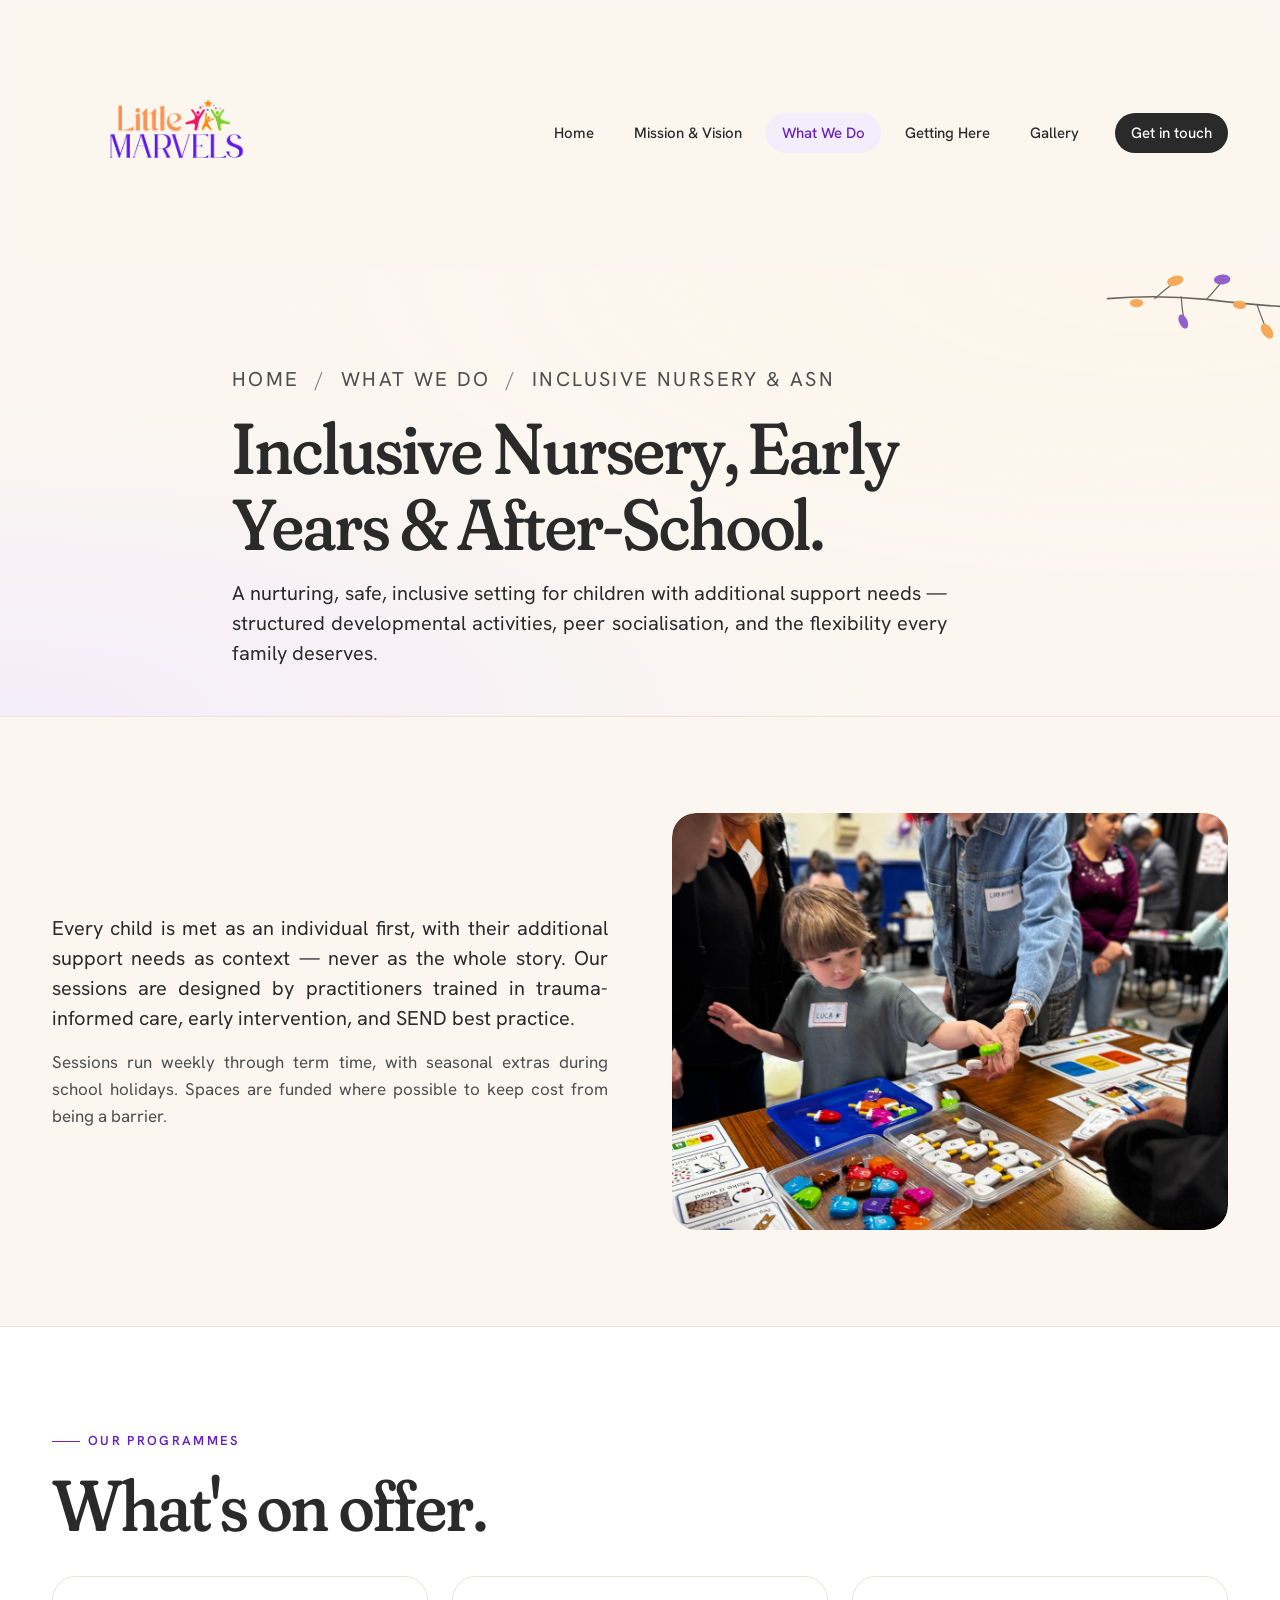
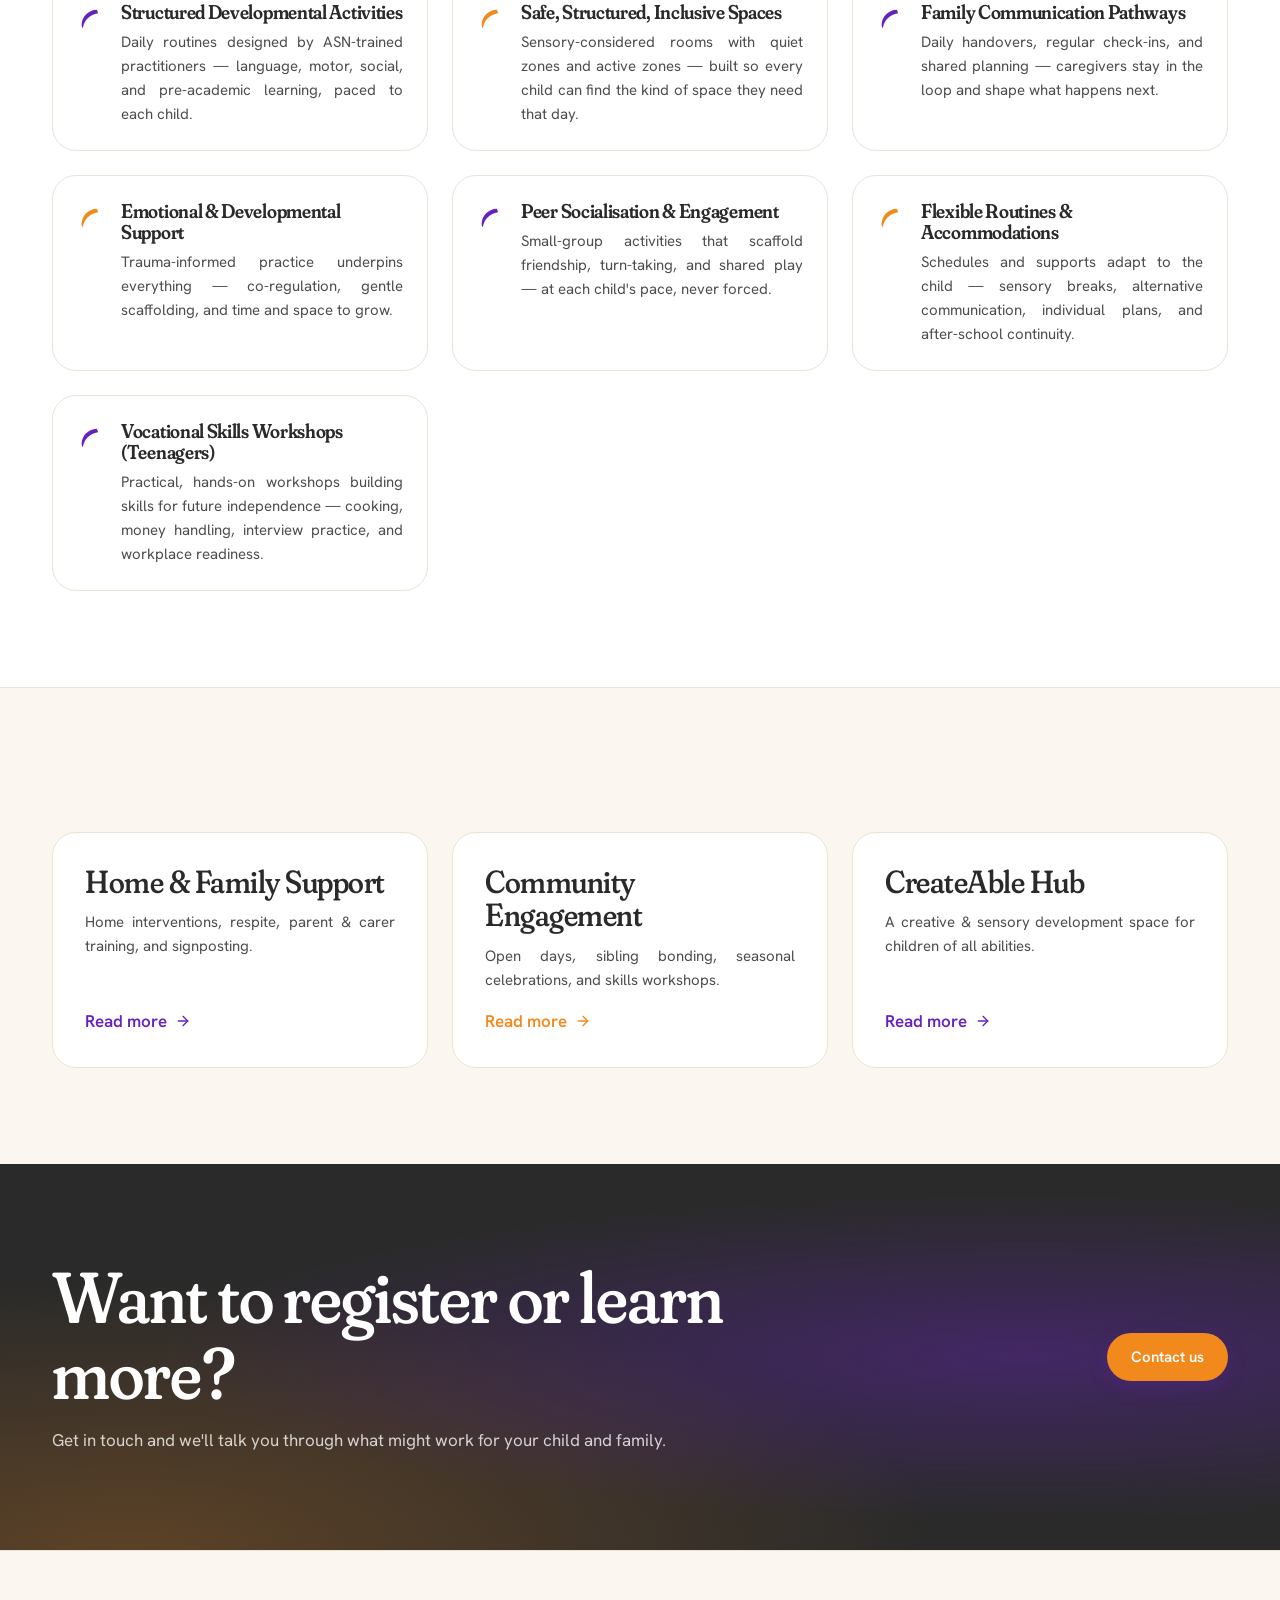
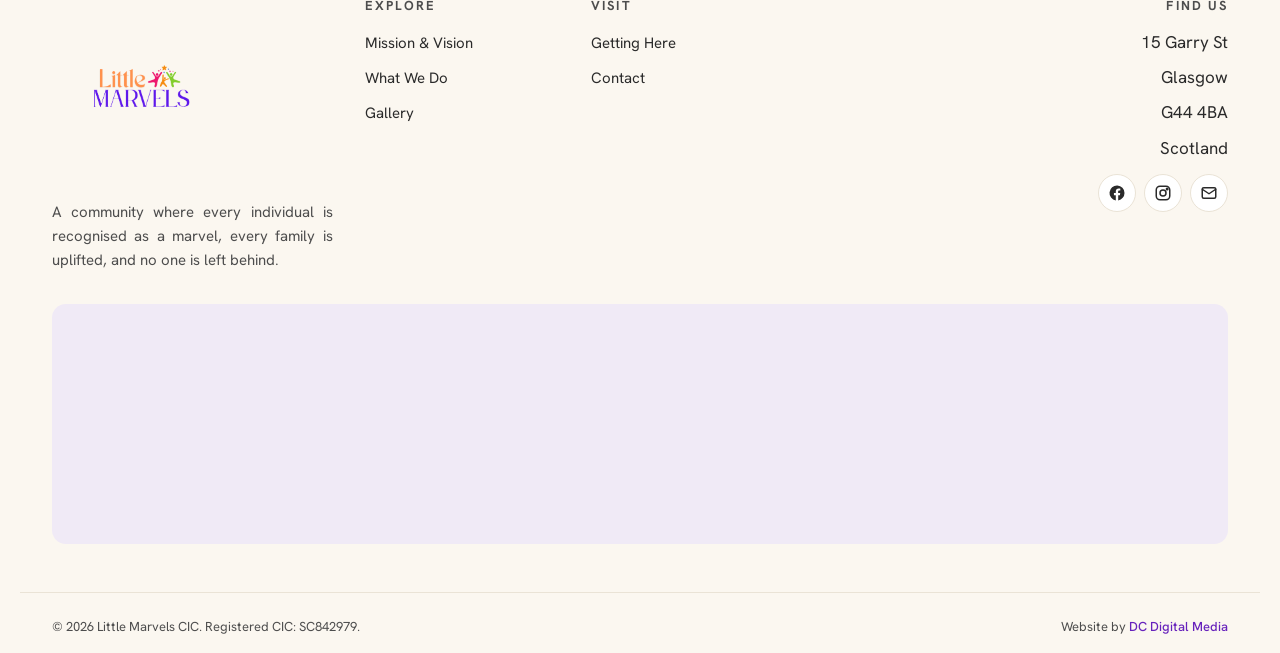
<file: support-children.html>
<!doctype html>
<html lang="en-GB">
<head>
  <meta charset="utf-8">
  <meta name="viewport" content="width=device-width, initial-scale=1">
  <title>Inclusive Nursery &amp; ASN Provision — Little Marvels</title>
  <meta name="description" content="A nurturing, safe, inclusive setting for children with additional support needs — from early years through after-school care, with structured developmental activities and family communication pathways.">
  <meta name="theme-color" content="#FBF7F0">
  <link rel="canonical" href="https://littlemarvels.org.uk/support-children.html">

  <!-- Open Graph / social sharing.
       NOTE: assets/og-image.png needs to be designed (1200×630, PNG/JPG — SVG not supported by most platforms). -->
  <meta property="og:type" content="website">
  <meta property="og:site_name" content="Little Marvels">
  <meta property="og:title" content="Inclusive Nursery &amp; ASN Provision — Little Marvels">
  <meta property="og:description" content="A nurturing, safe, inclusive setting for children with additional support needs — from early years through after-school care, with structured developmental activities and family communication pathways.">
  <meta property="og:url" content="https://littlemarvels.org.uk/support-children.html">
  <meta property="og:image" content="https://littlemarvels.org.uk/assets/og-image.png">
  <meta property="og:image:alt" content="Little Marvels — Inspiring Hope. Empowering Potential.">
  <meta property="og:locale" content="en_GB">
  <meta name="twitter:card" content="summary_large_image">
  <meta name="twitter:title" content="Inclusive Nursery &amp; ASN Provision — Little Marvels">
  <meta name="twitter:description" content="A nurturing, safe, inclusive setting for children with additional support needs — from early years through after-school care, with structured developmental activities and family communication pathways.">
  <meta name="twitter:image" content="https://littlemarvels.org.uk/assets/og-image.png">

  <link rel="preconnect" href="https://fonts.googleapis.com">
  <link rel="preconnect" href="https://fonts.gstatic.com" crossorigin>
  <link rel="stylesheet" href="https://fonts.googleapis.com/css2?family=Fraunces:ital,opsz,wght,SOFT,WONK@0,9..144,400..700,0..100,0..1;1,9..144,400..700,0..100,0..1&family=Hanken+Grotesk:wght@400;500;600;700&display=swap">
  <link rel="stylesheet" href="css/style.css">
  <link rel="icon" type="image/svg+xml" href="assets/logo.svg">
</head>
<body>
  <a class="skip-link" href="#main">Skip to main content</a>

  <header class="site-header">
    <div class="container">
      <a class="brand" href="index.html" aria-label="Little Marvels — home">
        <img class="brand-mark" src="assets/logo.png" alt="Little Marvels">
        <span class="brand-name">Little Marvels</span>
      </a>
      <nav class="site-nav" aria-label="Primary">
        <ul class="nav-list" role="list">
          <li><a href="index.html">Home</a></li>
          <li><a href="mission.html">Mission &amp; Vision</a></li>
          <li><a href="what-we-do.html" aria-current="page">What We Do</a></li>
          <li><a href="getting-here.html">Getting Here</a></li>
          <li><a href="gallery.html">Gallery</a></li>
          <li><a class="nav-cta" href="contact.html">Get in touch</a></li>
        </ul>
      </nav>
      <button class="nav-toggle" aria-label="Open menu" aria-expanded="false">
        <svg viewBox="0 0 24 24" fill="none" stroke="currentColor" stroke-width="2" stroke-linecap="round"><line x1="4" y1="7" x2="20" y2="7"/><line x1="4" y1="12" x2="20" y2="12"/><line x1="4" y1="17" x2="20" y2="17"/></svg>
      </button>
    </div>
  </header>

  <main id="main">
    <section class="page-hero">
      <img class="deco-twig deco-twig--tr" src="assets/twig.svg" alt="">
      <div class="container">
        <p class="crumbs"><a href="index.html">Home</a> <span aria-hidden="true">/</span> <a href="what-we-do.html">What We Do</a> <span aria-hidden="true">/</span> Inclusive Nursery &amp; ASN</p>
        <h1>Inclusive Nursery, Early Years &amp; After-School.</h1>
        <p class="lede">A nurturing, safe, inclusive setting for children with additional support needs — structured developmental activities, peer socialisation, and the flexibility every family deserves.</p>
      </div>
    </section>

    <section>
      <div class="container">
        <div class="split">
          <div class="reveal">
            <p class="lede">
              Every child is met as an individual first, with their additional support needs as
              context — never as the whole story. Our sessions are designed by practitioners trained
              in trauma-informed care, early intervention, and SEND best practice.
            </p>
            <p style="margin-top: 1rem;">
              Sessions run weekly through term time, with seasonal extras during school holidays.
              Spaces are funded where possible to keep cost from being a barrier.
            </p>
          </div>
          <div class="reveal" style="transition-delay: 160ms">
            <div class="image-ph" data-ratio="4/3">
              <img src="assets/images/letter-pegs.jpg" alt="Children and adults exploring a letter-pegs activity at an Inclusive Nursery session" loading="lazy">
            </div>
          </div>
        </div>
      </div>
    </section>

    <section style="background: var(--c-white); border-block: 1px solid var(--c-line);">
      <div class="container">
        <div class="reveal" style="max-width: 720px;">
          <span class="section-eyebrow">Our programmes</span>
          <h2>What's on offer.</h2>
        </div>

        <div class="service-list reveal">
          <article class="service-item">
            <svg class="leaf-glyph" viewBox="0 0 24 24" fill="currentColor"><path d="M17 4c-7 0-13 6-13 13 0 1 0 2 1 3 1-7 6-12 13-13 0-1-1-3-1-3z"/></svg>
            <div>
              <h4>Structured Developmental Activities</h4>
              <p>Daily routines designed by ASN-trained practitioners — language, motor, social, and pre-academic learning, paced to each child.</p>
            </div>
          </article>
          <article class="service-item">
            <svg class="leaf-glyph" viewBox="0 0 24 24" fill="currentColor"><path d="M17 4c-7 0-13 6-13 13 0 1 0 2 1 3 1-7 6-12 13-13 0-1-1-3-1-3z"/></svg>
            <div>
              <h4>Safe, Structured, Inclusive Spaces</h4>
              <p>Sensory-considered rooms with quiet zones and active zones — built so every child can find the kind of space they need that day.</p>
            </div>
          </article>
          <article class="service-item">
            <svg class="leaf-glyph" viewBox="0 0 24 24" fill="currentColor"><path d="M17 4c-7 0-13 6-13 13 0 1 0 2 1 3 1-7 6-12 13-13 0-1-1-3-1-3z"/></svg>
            <div>
              <h4>Family Communication Pathways</h4>
              <p>Daily handovers, regular check-ins, and shared planning — caregivers stay in the loop and shape what happens next.</p>
            </div>
          </article>
          <article class="service-item">
            <svg class="leaf-glyph" viewBox="0 0 24 24" fill="currentColor"><path d="M17 4c-7 0-13 6-13 13 0 1 0 2 1 3 1-7 6-12 13-13 0-1-1-3-1-3z"/></svg>
            <div>
              <h4>Emotional &amp; Developmental Support</h4>
              <p>Trauma-informed practice underpins everything — co-regulation, gentle scaffolding, and time and space to grow.</p>
            </div>
          </article>
          <article class="service-item">
            <svg class="leaf-glyph" viewBox="0 0 24 24" fill="currentColor"><path d="M17 4c-7 0-13 6-13 13 0 1 0 2 1 3 1-7 6-12 13-13 0-1-1-3-1-3z"/></svg>
            <div>
              <h4>Peer Socialisation &amp; Engagement</h4>
              <p>Small-group activities that scaffold friendship, turn-taking, and shared play — at each child's pace, never forced.</p>
            </div>
          </article>
          <article class="service-item">
            <svg class="leaf-glyph" viewBox="0 0 24 24" fill="currentColor"><path d="M17 4c-7 0-13 6-13 13 0 1 0 2 1 3 1-7 6-12 13-13 0-1-1-3-1-3z"/></svg>
            <div>
              <h4>Flexible Routines &amp; Accommodations</h4>
              <p>Schedules and supports adapt to the child — sensory breaks, alternative communication, individual plans, and after-school continuity.</p>
            </div>
          </article>
          <article class="service-item">
            <svg class="leaf-glyph" viewBox="0 0 24 24" fill="currentColor"><path d="M17 4c-7 0-13 6-13 13 0 1 0 2 1 3 1-7 6-12 13-13 0-1-1-3-1-3z"/></svg>
            <div>
              <h4>Vocational Skills Workshops (Teenagers)</h4>
              <p>Practical, hands-on workshops building skills for future independence — cooking, money handling, interview practice, and workplace readiness.</p>
            </div>
          </article>
        </div>
      </div>
    </section>

    <section>
      <div class="container">
        <div class="cards-grid">
          <article class="card reveal">
            <h3>Home &amp; Family Support</h3>
            <p>Home interventions, respite, parent &amp; carer training, and signposting.</p>
            <a class="card-link" href="support-family.html">Read more <svg width="16" height="16" viewBox="0 0 24 24" fill="none" stroke="currentColor" stroke-width="2" stroke-linecap="round"><line x1="5" y1="12" x2="19" y2="12"/><polyline points="12 5 19 12 12 19"/></svg></a>
          </article>
          <article class="card card--orange reveal" style="transition-delay: 120ms">
            <h3>Community Engagement</h3>
            <p>Open days, sibling bonding, seasonal celebrations, and skills workshops.</p>
            <a class="card-link" href="community-events.html">Read more <svg width="16" height="16" viewBox="0 0 24 24" fill="none" stroke="currentColor" stroke-width="2" stroke-linecap="round"><line x1="5" y1="12" x2="19" y2="12"/><polyline points="12 5 19 12 12 19"/></svg></a>
          </article>
          <article class="card reveal" style="transition-delay: 240ms">
            <h3>CreateAble Hub</h3>
            <p>A creative &amp; sensory development space for children of all abilities.</p>
            <a class="card-link" href="createable-hub.html">Read more <svg width="16" height="16" viewBox="0 0 24 24" fill="none" stroke="currentColor" stroke-width="2" stroke-linecap="round"><line x1="5" y1="12" x2="19" y2="12"/><polyline points="12 5 19 12 12 19"/></svg></a>
          </article>
        </div>
      </div>
    </section>

    <section class="cta-strip">
      <div class="container">
        <div class="reveal">
          <h2>Want to register or learn more?</h2>
          <p style="margin-top: 1rem;">Get in touch and we'll talk you through what might work for your child and family.</p>
        </div>
        <div class="cta-strip-actions reveal" style="transition-delay: 120ms">
          <a class="btn btn-primary" href="contact.html">Contact us</a>
        </div>
      </div>
    </section>
  </main>

  <footer class="site-footer">
    <div class="container">
      <div class="footer-col footer-brand">
        <a class="brand" href="index.html"><img class="brand-mark" src="assets/logo.png" alt="Little Marvels"><span class="brand-name">Little Marvels</span></a>
        <p class="muted">A community where every individual is recognised as a marvel, every family is uplifted, and no one is left behind.</p>
      </div>
      <div class="footer-col"><h5>Explore</h5><ul role="list"><li><a href="mission.html">Mission &amp; Vision</a></li><li><a href="what-we-do.html">What We Do</a></li><li><a href="gallery.html">Gallery</a></li></ul></div>
      <div class="footer-col"><h5>Visit</h5><ul role="list"><li><a href="getting-here.html">Getting Here</a></li><li><a href="contact.html">Contact</a></li></ul></div>
      <div class="footer-col footer-find">
        <h5>Find us</h5>
        <ul role="list"><li>15 Garry St</li><li>Glasgow</li><li>G44 4BA</li><li>Scotland</li></ul>
        <div class="footer-social">
          <a href="https://www.facebook.com/profile.php?id=61565497287016" target="_blank" rel="noopener" aria-label="Facebook"><svg viewBox="0 0 24 24" fill="currentColor"><path d="M22 12a10 10 0 1 0-11.6 9.9v-7H7.9V12h2.5V9.8c0-2.5 1.5-3.9 3.8-3.9 1.1 0 2.2.2 2.2.2v2.5h-1.3c-1.2 0-1.6.8-1.6 1.6V12h2.8l-.4 2.9h-2.3v7A10 10 0 0 0 22 12z"/></svg></a>
          <a href="https://www.instagram.com/littlemarvelscic" target="_blank" rel="noopener" aria-label="Instagram"><svg viewBox="0 0 24 24" fill="none" stroke="currentColor" stroke-width="2"><rect x="3" y="3" width="18" height="18" rx="5"/><circle cx="12" cy="12" r="4"/><circle cx="17.5" cy="6.5" r="1" fill="currentColor"/></svg></a>
          <a href="mailto:admin@littlemarvels.org.uk" aria-label="Email"><svg viewBox="0 0 24 24" fill="none" stroke="currentColor" stroke-width="2" stroke-linecap="round" stroke-linejoin="round"><rect x="3" y="5" width="18" height="14" rx="2"/><polyline points="3 7 12 13 21 7"/></svg></a>
        </div>
      </div>
    </div>
    <div class="container footer-map-wrap">
      <iframe class="footer-map" src="https://maps.google.com/maps?q=15+Garry+St,+Glasgow+G44+4BA&amp;z=15&amp;output=embed" loading="lazy" referrerpolicy="no-referrer-when-downgrade" title="Map showing Little Marvels at 15 Garry St, Glasgow G44 4BA"></iframe>
    </div>
    <div class="container footer-bottom">
      <span>© <span id="yr"></span> Little Marvels CIC. Registered CIC: SC842979.</span>
      <span class="footer-credit-text">Website by <a href="https://dcdigitalmedia.co.uk/websites" target="_blank" rel="noopener">DC Digital Media</a></span>
    </div>
  </footer>

  <script>document.getElementById('yr').textContent = new Date().getFullYear();</script>
  <script src="js/main.js"></script>
</body>
</html>
</file>
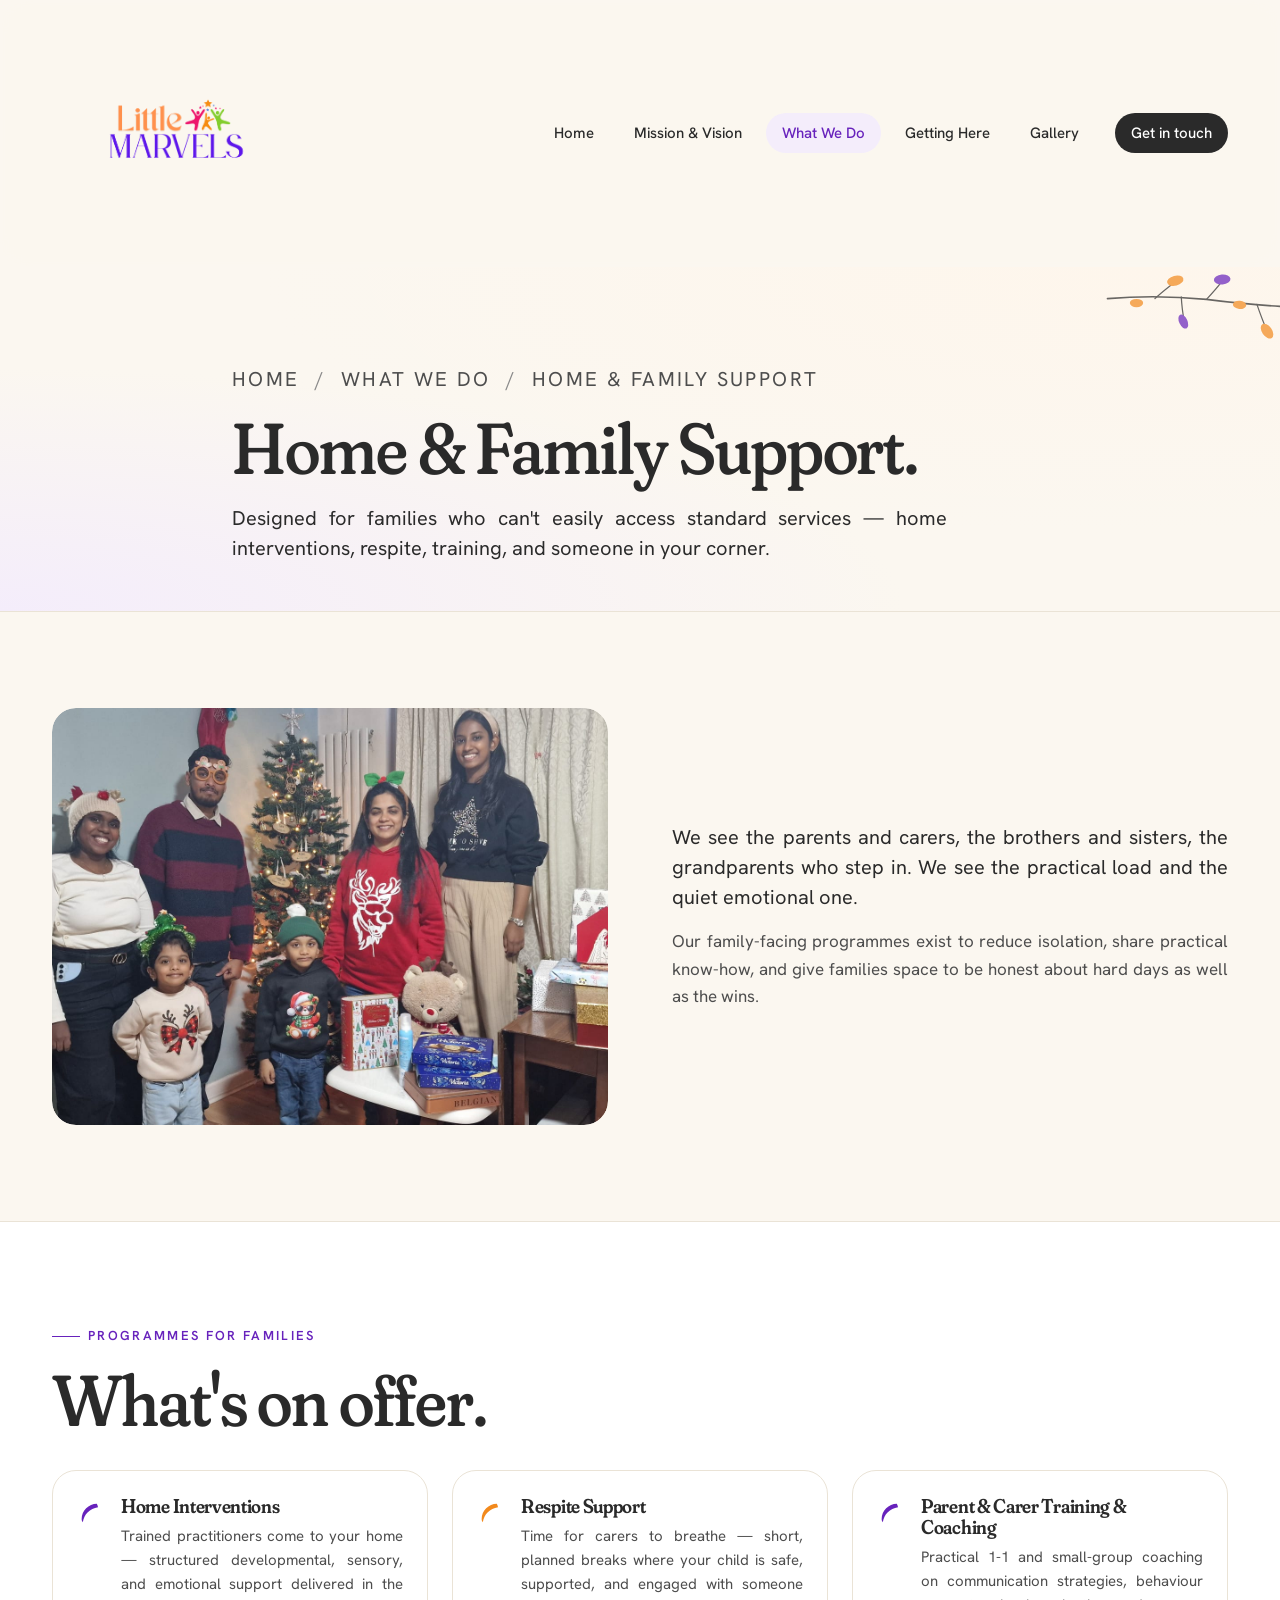
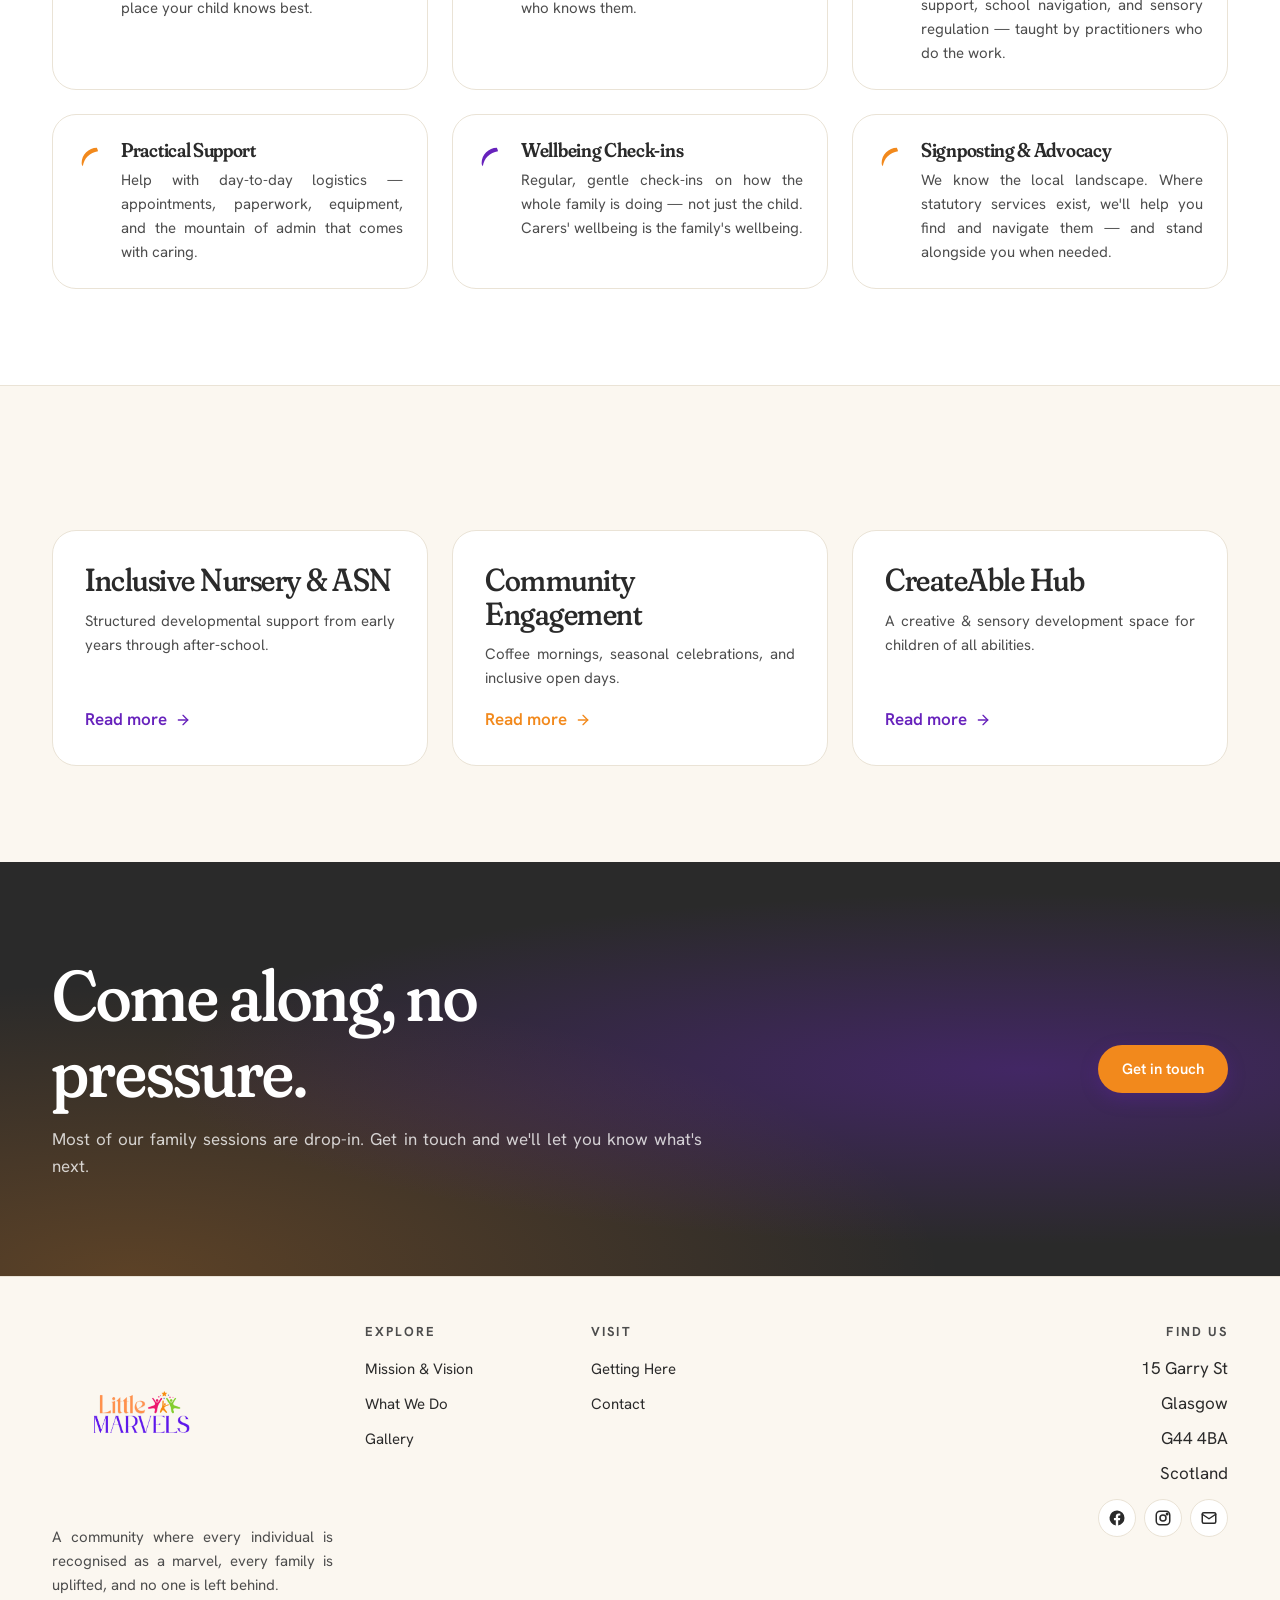
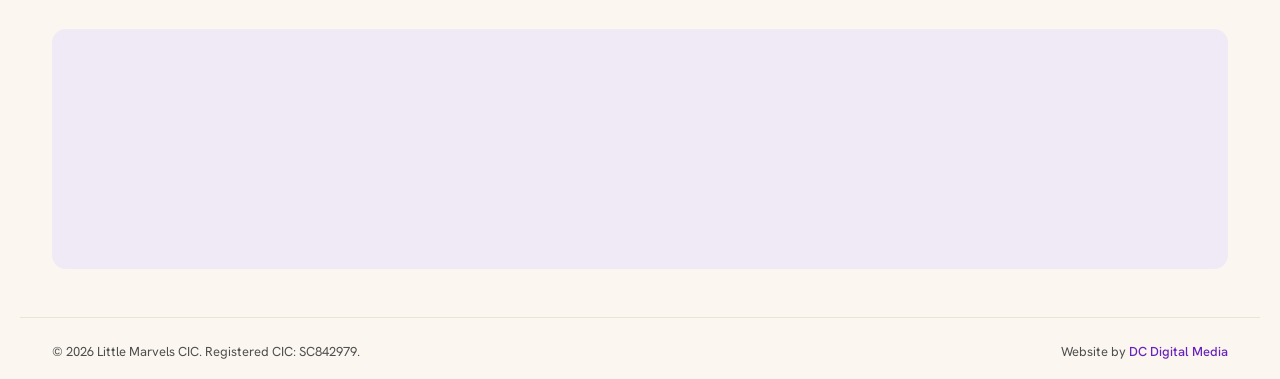
<file: support-family.html>
<!doctype html>
<html lang="en-GB">
<head>
  <meta charset="utf-8">
  <meta name="viewport" content="width=device-width, initial-scale=1">
  <title>Home &amp; Family Support — Little Marvels</title>
  <meta name="description" content="Home interventions, respite, parent &amp; carer training, wellbeing check-ins, and signposting — for families who can't easily access standard services.">
  <meta name="theme-color" content="#FBF7F0">
  <link rel="canonical" href="https://littlemarvels.org.uk/support-family.html">

  <!-- Open Graph / social sharing.
       NOTE: assets/og-image.png needs to be designed (1200×630, PNG/JPG — SVG not supported by most platforms). -->
  <meta property="og:type" content="website">
  <meta property="og:site_name" content="Little Marvels">
  <meta property="og:title" content="Home &amp; Family Support — Little Marvels">
  <meta property="og:description" content="Home interventions, respite, parent &amp; carer training, wellbeing check-ins, and signposting — for families who can't easily access standard services.">
  <meta property="og:url" content="https://littlemarvels.org.uk/support-family.html">
  <meta property="og:image" content="https://littlemarvels.org.uk/assets/og-image.png">
  <meta property="og:image:alt" content="Little Marvels — Inspiring Hope. Empowering Potential.">
  <meta property="og:locale" content="en_GB">
  <meta name="twitter:card" content="summary_large_image">
  <meta name="twitter:title" content="Home &amp; Family Support — Little Marvels">
  <meta name="twitter:description" content="Home interventions, respite, parent &amp; carer training, wellbeing check-ins, and signposting — for families who can't easily access standard services.">
  <meta name="twitter:image" content="https://littlemarvels.org.uk/assets/og-image.png">

  <link rel="preconnect" href="https://fonts.googleapis.com">
  <link rel="preconnect" href="https://fonts.gstatic.com" crossorigin>
  <link rel="stylesheet" href="https://fonts.googleapis.com/css2?family=Fraunces:ital,opsz,wght,SOFT,WONK@0,9..144,400..700,0..100,0..1;1,9..144,400..700,0..100,0..1&family=Hanken+Grotesk:wght@400;500;600;700&display=swap">
  <link rel="stylesheet" href="css/style.css">
  <link rel="icon" type="image/svg+xml" href="assets/logo.svg">
</head>
<body>
  <a class="skip-link" href="#main">Skip to main content</a>

  <header class="site-header">
    <div class="container">
      <a class="brand" href="index.html" aria-label="Little Marvels — home">
        <img class="brand-mark" src="assets/logo.png" alt="Little Marvels">
        <span class="brand-name">Little Marvels</span>
      </a>
      <nav class="site-nav" aria-label="Primary">
        <ul class="nav-list" role="list">
          <li><a href="index.html">Home</a></li>
          <li><a href="mission.html">Mission &amp; Vision</a></li>
          <li><a href="what-we-do.html" aria-current="page">What We Do</a></li>
          <li><a href="getting-here.html">Getting Here</a></li>
          <li><a href="gallery.html">Gallery</a></li>
          <li><a class="nav-cta" href="contact.html">Get in touch</a></li>
        </ul>
      </nav>
      <button class="nav-toggle" aria-label="Open menu" aria-expanded="false">
        <svg viewBox="0 0 24 24" fill="none" stroke="currentColor" stroke-width="2" stroke-linecap="round"><line x1="4" y1="7" x2="20" y2="7"/><line x1="4" y1="12" x2="20" y2="12"/><line x1="4" y1="17" x2="20" y2="17"/></svg>
      </button>
    </div>
  </header>

  <main id="main">
    <section class="page-hero">
      <img class="deco-twig deco-twig--tr" src="assets/twig.svg" alt="">
      <div class="container">
        <p class="crumbs"><a href="index.html">Home</a> <span aria-hidden="true">/</span> <a href="what-we-do.html">What We Do</a> <span aria-hidden="true">/</span> Home &amp; Family Support</p>
        <h1>Home &amp; Family Support.</h1>
        <p class="lede">Designed for families who can't easily access standard services — home interventions, respite, training, and someone in your corner.</p>
      </div>
    </section>

    <section>
      <div class="container">
        <div class="split split--reverse">
          <div class="reveal">
            <p class="lede">
              We see the parents and carers, the brothers and sisters, the grandparents
              who step in. We see the practical load and the quiet emotional one.
            </p>
            <p style="margin-top: 1rem;">
              Our family-facing programmes exist to reduce isolation, share practical
              know-how, and give families space to be honest about hard days as well as
              the wins.
            </p>
          </div>
          <div class="reveal" style="transition-delay: 160ms">
            <div class="image-ph" data-ratio="4/3">
              <img src="assets/images/christmas-family.jpg" alt="A Little Marvels family gathering, parents and children together at a community Christmas event" loading="lazy">
            </div>
          </div>
        </div>
      </div>
    </section>

    <section style="background: var(--c-white); border-block: 1px solid var(--c-line);">
      <div class="container">
        <div class="reveal" style="max-width: 720px;">
          <span class="section-eyebrow">Programmes for families</span>
          <h2>What's on offer.</h2>
        </div>

        <div class="service-list reveal">
          <article class="service-item">
            <svg class="leaf-glyph" viewBox="0 0 24 24" fill="currentColor"><path d="M17 4c-7 0-13 6-13 13 0 1 0 2 1 3 1-7 6-12 13-13 0-1-1-3-1-3z"/></svg>
            <div>
              <h4>Home Interventions</h4>
              <p>Trained practitioners come to your home — structured developmental, sensory, and emotional support delivered in the place your child knows best.</p>
            </div>
          </article>
          <article class="service-item">
            <svg class="leaf-glyph" viewBox="0 0 24 24" fill="currentColor"><path d="M17 4c-7 0-13 6-13 13 0 1 0 2 1 3 1-7 6-12 13-13 0-1-1-3-1-3z"/></svg>
            <div>
              <h4>Respite Support</h4>
              <p>Time for carers to breathe — short, planned breaks where your child is safe, supported, and engaged with someone who knows them.</p>
            </div>
          </article>
          <article class="service-item">
            <svg class="leaf-glyph" viewBox="0 0 24 24" fill="currentColor"><path d="M17 4c-7 0-13 6-13 13 0 1 0 2 1 3 1-7 6-12 13-13 0-1-1-3-1-3z"/></svg>
            <div>
              <h4>Parent &amp; Carer Training &amp; Coaching</h4>
              <p>Practical 1-1 and small-group coaching on communication strategies, behaviour support, school navigation, and sensory regulation — taught by practitioners who do the work.</p>
            </div>
          </article>
          <article class="service-item">
            <svg class="leaf-glyph" viewBox="0 0 24 24" fill="currentColor"><path d="M17 4c-7 0-13 6-13 13 0 1 0 2 1 3 1-7 6-12 13-13 0-1-1-3-1-3z"/></svg>
            <div>
              <h4>Practical Support</h4>
              <p>Help with day-to-day logistics — appointments, paperwork, equipment, and the mountain of admin that comes with caring.</p>
            </div>
          </article>
          <article class="service-item">
            <svg class="leaf-glyph" viewBox="0 0 24 24" fill="currentColor"><path d="M17 4c-7 0-13 6-13 13 0 1 0 2 1 3 1-7 6-12 13-13 0-1-1-3-1-3z"/></svg>
            <div>
              <h4>Wellbeing Check-ins</h4>
              <p>Regular, gentle check-ins on how the whole family is doing — not just the child. Carers' wellbeing is the family's wellbeing.</p>
            </div>
          </article>
          <article class="service-item">
            <svg class="leaf-glyph" viewBox="0 0 24 24" fill="currentColor"><path d="M17 4c-7 0-13 6-13 13 0 1 0 2 1 3 1-7 6-12 13-13 0-1-1-3-1-3z"/></svg>
            <div>
              <h4>Signposting &amp; Advocacy</h4>
              <p>We know the local landscape. Where statutory services exist, we'll help you find and navigate them — and stand alongside you when needed.</p>
            </div>
          </article>
        </div>
      </div>
    </section>

    <section>
      <div class="container">
        <div class="cards-grid">
          <article class="card reveal">
            <h3>Inclusive Nursery &amp; ASN</h3>
            <p>Structured developmental support from early years through after-school.</p>
            <a class="card-link" href="support-children.html">Read more <svg width="16" height="16" viewBox="0 0 24 24" fill="none" stroke="currentColor" stroke-width="2" stroke-linecap="round"><line x1="5" y1="12" x2="19" y2="12"/><polyline points="12 5 19 12 12 19"/></svg></a>
          </article>
          <article class="card card--orange reveal" style="transition-delay: 120ms">
            <h3>Community Engagement</h3>
            <p>Coffee mornings, seasonal celebrations, and inclusive open days.</p>
            <a class="card-link" href="community-events.html">Read more <svg width="16" height="16" viewBox="0 0 24 24" fill="none" stroke="currentColor" stroke-width="2" stroke-linecap="round"><line x1="5" y1="12" x2="19" y2="12"/><polyline points="12 5 19 12 12 19"/></svg></a>
          </article>
          <article class="card reveal" style="transition-delay: 240ms">
            <h3>CreateAble Hub</h3>
            <p>A creative &amp; sensory development space for children of all abilities.</p>
            <a class="card-link" href="createable-hub.html">Read more <svg width="16" height="16" viewBox="0 0 24 24" fill="none" stroke="currentColor" stroke-width="2" stroke-linecap="round"><line x1="5" y1="12" x2="19" y2="12"/><polyline points="12 5 19 12 12 19"/></svg></a>
          </article>
        </div>
      </div>
    </section>

    <section class="cta-strip">
      <div class="container">
        <div class="reveal">
          <h2>Come along, no pressure.</h2>
          <p style="margin-top: 1rem;">Most of our family sessions are drop-in. Get in touch and we'll let you know what's next.</p>
        </div>
        <div class="cta-strip-actions reveal" style="transition-delay: 120ms">
          <a class="btn btn-primary" href="contact.html">Get in touch</a>
        </div>
      </div>
    </section>
  </main>

  <footer class="site-footer">
    <div class="container">
      <div class="footer-col footer-brand">
        <a class="brand" href="index.html"><img class="brand-mark" src="assets/logo.png" alt="Little Marvels"><span class="brand-name">Little Marvels</span></a>
        <p class="muted">A community where every individual is recognised as a marvel, every family is uplifted, and no one is left behind.</p>
      </div>
      <div class="footer-col"><h5>Explore</h5><ul role="list"><li><a href="mission.html">Mission &amp; Vision</a></li><li><a href="what-we-do.html">What We Do</a></li><li><a href="gallery.html">Gallery</a></li></ul></div>
      <div class="footer-col"><h5>Visit</h5><ul role="list"><li><a href="getting-here.html">Getting Here</a></li><li><a href="contact.html">Contact</a></li></ul></div>
      <div class="footer-col footer-find">
        <h5>Find us</h5>
        <ul role="list"><li>15 Garry St</li><li>Glasgow</li><li>G44 4BA</li><li>Scotland</li></ul>
        <div class="footer-social">
          <a href="https://www.facebook.com/profile.php?id=61565497287016" target="_blank" rel="noopener" aria-label="Facebook"><svg viewBox="0 0 24 24" fill="currentColor"><path d="M22 12a10 10 0 1 0-11.6 9.9v-7H7.9V12h2.5V9.8c0-2.5 1.5-3.9 3.8-3.9 1.1 0 2.2.2 2.2.2v2.5h-1.3c-1.2 0-1.6.8-1.6 1.6V12h2.8l-.4 2.9h-2.3v7A10 10 0 0 0 22 12z"/></svg></a>
          <a href="https://www.instagram.com/littlemarvelscic" target="_blank" rel="noopener" aria-label="Instagram"><svg viewBox="0 0 24 24" fill="none" stroke="currentColor" stroke-width="2"><rect x="3" y="3" width="18" height="18" rx="5"/><circle cx="12" cy="12" r="4"/><circle cx="17.5" cy="6.5" r="1" fill="currentColor"/></svg></a>
          <a href="mailto:admin@littlemarvels.org.uk" aria-label="Email"><svg viewBox="0 0 24 24" fill="none" stroke="currentColor" stroke-width="2" stroke-linecap="round" stroke-linejoin="round"><rect x="3" y="5" width="18" height="14" rx="2"/><polyline points="3 7 12 13 21 7"/></svg></a>
        </div>
      </div>
    </div>
    <div class="container footer-map-wrap">
      <iframe class="footer-map" src="https://maps.google.com/maps?q=15+Garry+St,+Glasgow+G44+4BA&amp;z=15&amp;output=embed" loading="lazy" referrerpolicy="no-referrer-when-downgrade" title="Map showing Little Marvels at 15 Garry St, Glasgow G44 4BA"></iframe>
    </div>
    <div class="container footer-bottom">
      <span>© <span id="yr"></span> Little Marvels CIC. Registered CIC: SC842979.</span>
      <span class="footer-credit-text">Website by <a href="https://dcdigitalmedia.co.uk/websites" target="_blank" rel="noopener">DC Digital Media</a></span>
    </div>
  </footer>

  <script>document.getElementById('yr').textContent = new Date().getFullYear();</script>
  <script src="js/main.js"></script>
</body>
</html>
</file>
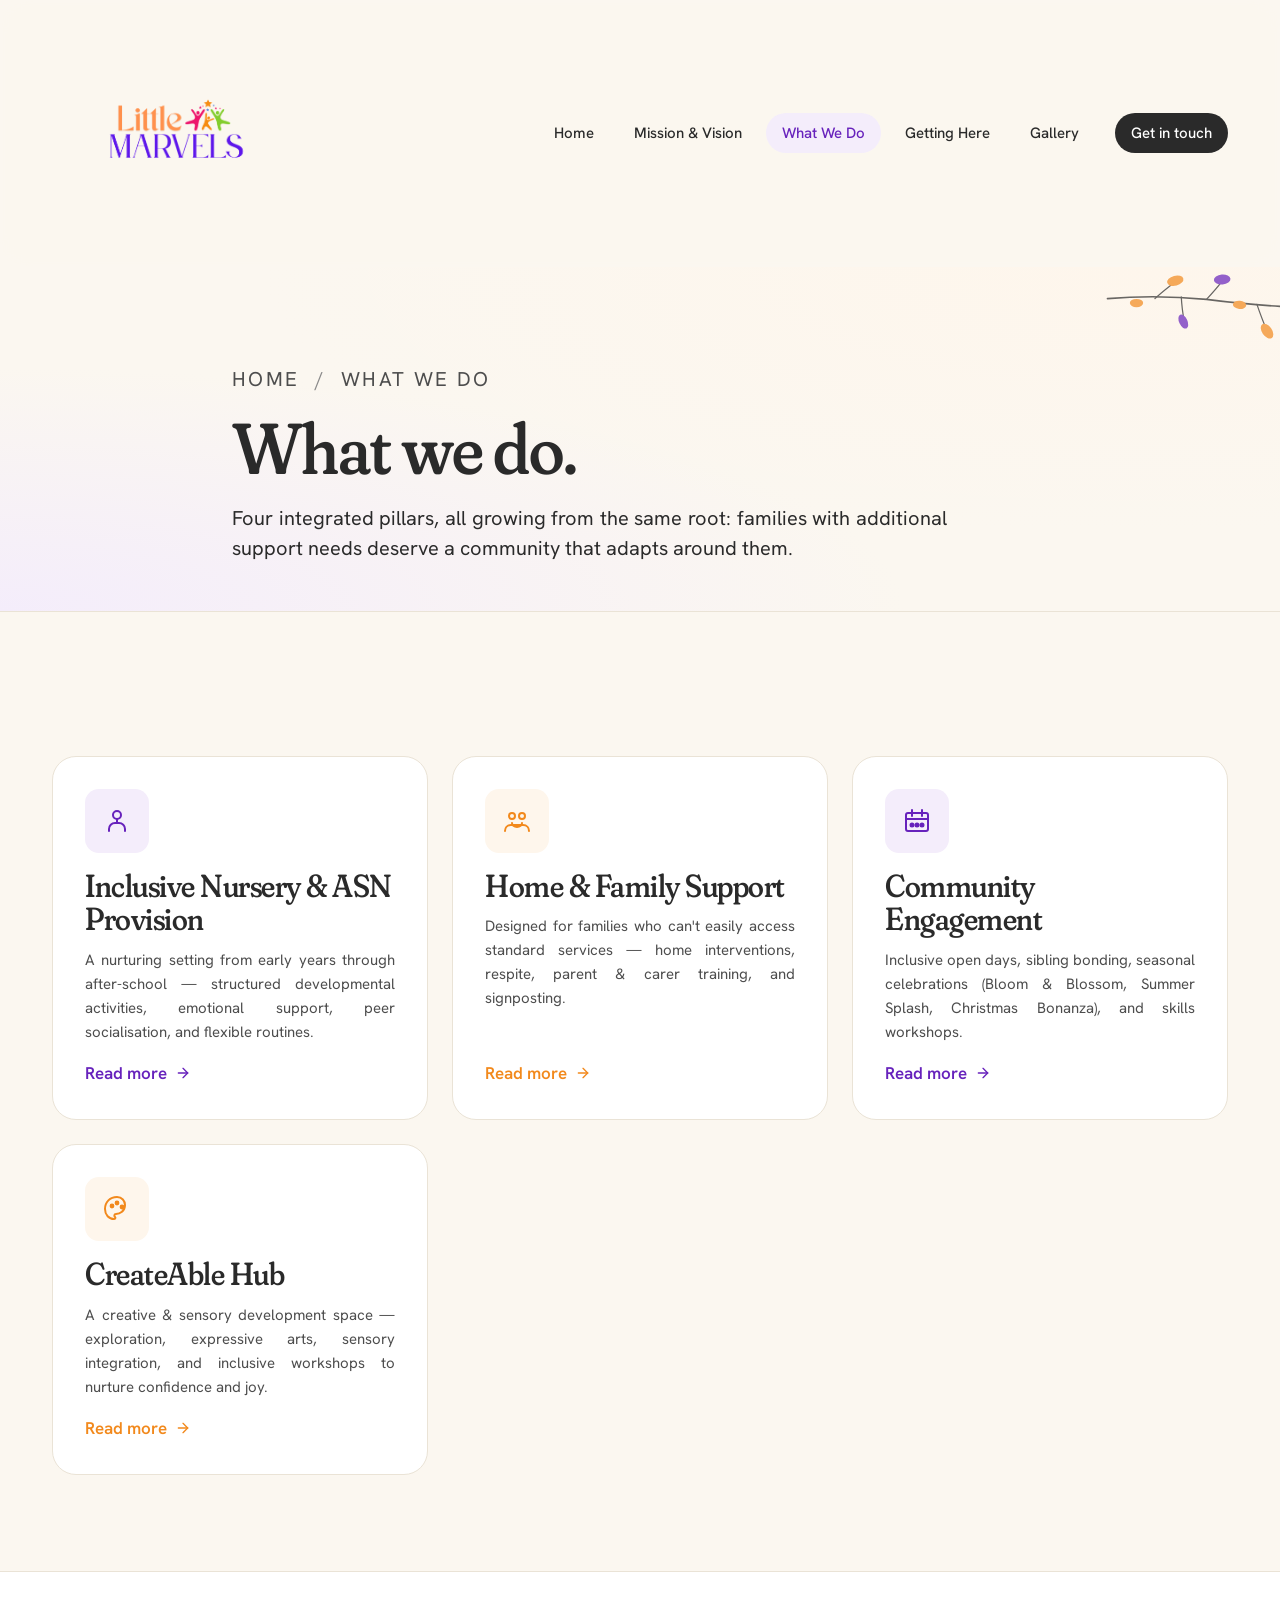
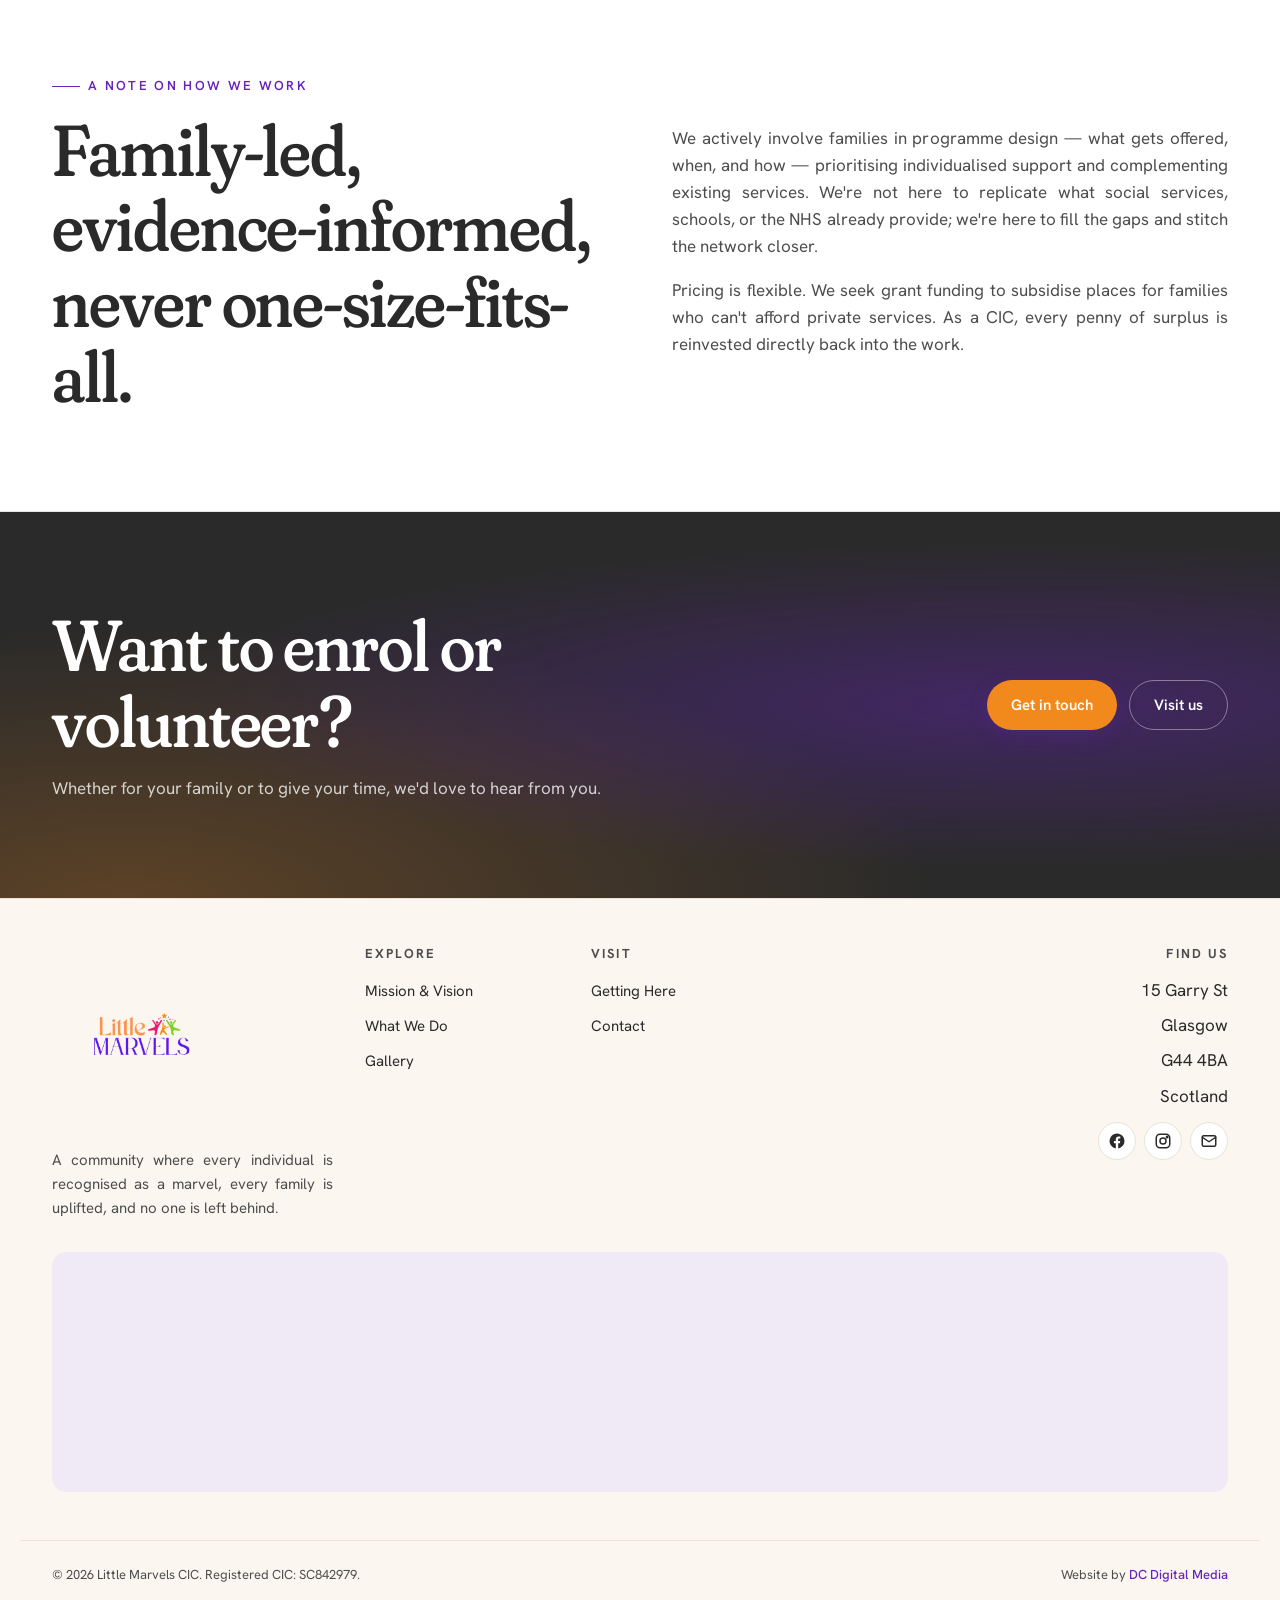
<file: what-we-do.html>
<!doctype html>
<html lang="en-GB">
<head>
  <meta charset="utf-8">
  <meta name="viewport" content="width=device-width, initial-scale=1">
  <title>What We Do — Little Marvels</title>
  <meta name="description" content="Our programmes for children and young people, families and carers, and the wider community.">
  <meta name="theme-color" content="#FBF7F0">
  <link rel="canonical" href="https://littlemarvels.org.uk/what-we-do.html">

  <!-- Open Graph / social sharing.
       NOTE: assets/og-image.png needs to be designed (1200×630, PNG/JPG — SVG not supported by most platforms). -->
  <meta property="og:type" content="website">
  <meta property="og:site_name" content="Little Marvels">
  <meta property="og:title" content="What We Do — Little Marvels">
  <meta property="og:description" content="Our programmes for children and young people, families and carers, and the wider community.">
  <meta property="og:url" content="https://littlemarvels.org.uk/what-we-do.html">
  <meta property="og:image" content="https://littlemarvels.org.uk/assets/og-image.png">
  <meta property="og:image:alt" content="Little Marvels — Inspiring Hope. Empowering Potential.">
  <meta property="og:locale" content="en_GB">
  <meta name="twitter:card" content="summary_large_image">
  <meta name="twitter:title" content="What We Do — Little Marvels">
  <meta name="twitter:description" content="Our programmes for children and young people, families and carers, and the wider community.">
  <meta name="twitter:image" content="https://littlemarvels.org.uk/assets/og-image.png">

  <link rel="preconnect" href="https://fonts.googleapis.com">
  <link rel="preconnect" href="https://fonts.gstatic.com" crossorigin>
  <link rel="stylesheet" href="https://fonts.googleapis.com/css2?family=Fraunces:ital,opsz,wght,SOFT,WONK@0,9..144,400..700,0..100,0..1;1,9..144,400..700,0..100,0..1&family=Hanken+Grotesk:wght@400;500;600;700&display=swap">
  <link rel="stylesheet" href="css/style.css">
  <link rel="icon" type="image/svg+xml" href="assets/logo.svg">
</head>
<body>
  <a class="skip-link" href="#main">Skip to main content</a>

  <header class="site-header">
    <div class="container">
      <a class="brand" href="index.html" aria-label="Little Marvels — home">
        <img class="brand-mark" src="assets/logo.png" alt="Little Marvels">
        <span class="brand-name">Little Marvels</span>
      </a>
      <nav class="site-nav" aria-label="Primary">
        <ul class="nav-list" role="list">
          <li><a href="index.html">Home</a></li>
          <li><a href="mission.html">Mission &amp; Vision</a></li>
          <li><a href="what-we-do.html" aria-current="page">What We Do</a></li>
          <li><a href="getting-here.html">Getting Here</a></li>
          <li><a href="gallery.html">Gallery</a></li>
          <li><a class="nav-cta" href="contact.html">Get in touch</a></li>
        </ul>
      </nav>
      <button class="nav-toggle" aria-label="Open menu" aria-expanded="false">
        <svg viewBox="0 0 24 24" fill="none" stroke="currentColor" stroke-width="2" stroke-linecap="round"><line x1="4" y1="7" x2="20" y2="7"/><line x1="4" y1="12" x2="20" y2="12"/><line x1="4" y1="17" x2="20" y2="17"/></svg>
      </button>
    </div>
  </header>

  <main id="main">
    <section class="page-hero">
      <img class="deco-twig deco-twig--tr" src="assets/twig.svg" alt="">
      <div class="container">
        <p class="crumbs"><a href="index.html">Home</a> <span aria-hidden="true">/</span> What We Do</p>
        <h1>What we do.</h1>
        <p class="lede">Four integrated pillars, all growing from the same root: families with additional support needs deserve a community that adapts around them.</p>
      </div>
    </section>

    <section>
      <div class="container">
        <div class="cards-grid">
          <article class="card reveal">
            <div class="card-icon">
              <svg viewBox="0 0 32 32" fill="none" stroke="currentColor" stroke-width="2" stroke-linecap="round" stroke-linejoin="round"><circle cx="16" cy="10" r="4"/><path d="M8 26v-2a6 6 0 0 1 6-6h4a6 6 0 0 1 6 6v2"/><path d="M16 14v4"/></svg>
            </div>
            <h3>Inclusive Nursery &amp; ASN Provision</h3>
            <p>A nurturing setting from early years through after-school — structured developmental activities, emotional support, peer socialisation, and flexible routines.</p>
            <a class="card-link" href="support-children.html">Read more <svg width="16" height="16" viewBox="0 0 24 24" fill="none" stroke="currentColor" stroke-width="2" stroke-linecap="round"><line x1="5" y1="12" x2="19" y2="12"/><polyline points="12 5 19 12 12 19"/></svg></a>
          </article>

          <article class="card card--orange reveal" style="transition-delay: 120ms">
            <div class="card-icon">
              <svg viewBox="0 0 32 32" fill="none" stroke="currentColor" stroke-width="2" stroke-linecap="round" stroke-linejoin="round"><path d="M21 18c0 2-2 4-5 4s-5-2-5-4"/><circle cx="11" cy="11" r="3"/><circle cx="21" cy="11" r="3"/><path d="M4 26c0-3 2-6 6-6h12c4 0 6 3 6 6"/></svg>
            </div>
            <h3>Home &amp; Family Support</h3>
            <p>Designed for families who can't easily access standard services — home interventions, respite, parent &amp; carer training, and signposting.</p>
            <a class="card-link" href="support-family.html">Read more <svg width="16" height="16" viewBox="0 0 24 24" fill="none" stroke="currentColor" stroke-width="2" stroke-linecap="round"><line x1="5" y1="12" x2="19" y2="12"/><polyline points="12 5 19 12 12 19"/></svg></a>
          </article>

          <article class="card reveal" style="transition-delay: 240ms">
            <div class="card-icon">
              <svg viewBox="0 0 32 32" fill="none" stroke="currentColor" stroke-width="2" stroke-linecap="round" stroke-linejoin="round"><rect x="5" y="8" width="22" height="18" rx="2"/><line x1="5" y1="14" x2="27" y2="14"/><line x1="11" y1="5" x2="11" y2="11"/><line x1="21" y1="5" x2="21" y2="11"/><circle cx="11" cy="20" r="1.5" fill="currentColor"/><circle cx="16" cy="20" r="1.5" fill="currentColor"/><circle cx="21" cy="20" r="1.5" fill="currentColor"/></svg>
            </div>
            <h3>Community Engagement</h3>
            <p>Inclusive open days, sibling bonding, seasonal celebrations (Bloom &amp; Blossom, Summer Splash, Christmas Bonanza), and skills workshops.</p>
            <a class="card-link" href="community-events.html">Read more <svg width="16" height="16" viewBox="0 0 24 24" fill="none" stroke="currentColor" stroke-width="2" stroke-linecap="round"><line x1="5" y1="12" x2="19" y2="12"/><polyline points="12 5 19 12 12 19"/></svg></a>
          </article>

          <article class="card card--orange reveal" style="transition-delay: 360ms">
            <div class="card-icon">
              <svg viewBox="0 0 32 32" fill="none" stroke="currentColor" stroke-width="2" stroke-linecap="round" stroke-linejoin="round"><path d="M16 4C9 4 4 9 4 16c0 6 4 10 9 10 1 0 2-1 1-2-1-1-1-3 1-3 4 0 9-3 9-9 0-4-3-8-8-8z"/><circle cx="11" cy="13" r="1.4" fill="currentColor"/><circle cx="16" cy="10" r="1.4" fill="currentColor"/><circle cx="21" cy="14" r="1.4" fill="currentColor"/></svg>
            </div>
            <h3>CreateAble Hub</h3>
            <p>A creative &amp; sensory development space — exploration, expressive arts, sensory integration, and inclusive workshops to nurture confidence and joy.</p>
            <a class="card-link" href="createable-hub.html">Read more <svg width="16" height="16" viewBox="0 0 24 24" fill="none" stroke="currentColor" stroke-width="2" stroke-linecap="round"><line x1="5" y1="12" x2="19" y2="12"/><polyline points="12 5 19 12 12 19"/></svg></a>
          </article>
        </div>
      </div>
    </section>

    <section style="background: var(--c-white); border-block: 1px solid var(--c-line);">
      <div class="container">
        <div class="split">
          <div class="reveal">
            <span class="section-eyebrow">A note on how we work</span>
            <h2>Family-led, evidence-informed, never one-size-fits-all.</h2>
          </div>
          <div class="reveal" style="transition-delay: 160ms">
            <p>
              We actively involve families in programme design — what gets offered, when, and how —
              prioritising individualised support and complementing existing services. We're not
              here to replicate what social services, schools, or the NHS already provide; we're
              here to fill the gaps and stitch the network closer.
            </p>
            <p style="margin-top: 1rem;">
              Pricing is flexible. We seek grant funding to subsidise places for families who can't
              afford private services. As a CIC, every penny of surplus is reinvested directly back
              into the work.
            </p>
          </div>
        </div>
      </div>
    </section>

    <section class="cta-strip">
      <div class="container">
        <div class="reveal">
          <h2>Want to enrol or volunteer?</h2>
          <p style="margin-top: 1rem;">Whether for your family or to give your time, we'd love to hear from you.</p>
        </div>
        <div class="cta-strip-actions reveal" style="transition-delay: 120ms">
          <a class="btn btn-primary" href="contact.html">Get in touch</a>
          <a class="btn btn-ghost" href="getting-here.html">Visit us</a>
        </div>
      </div>
    </section>
  </main>

  <footer class="site-footer">
    <div class="container">
      <div class="footer-col footer-brand">
        <a class="brand" href="index.html"><img class="brand-mark" src="assets/logo.png" alt="Little Marvels"><span class="brand-name">Little Marvels</span></a>
        <p class="muted">A community where every individual is recognised as a marvel, every family is uplifted, and no one is left behind.</p>
      </div>
      <div class="footer-col"><h5>Explore</h5><ul role="list"><li><a href="mission.html">Mission &amp; Vision</a></li><li><a href="what-we-do.html">What We Do</a></li><li><a href="gallery.html">Gallery</a></li></ul></div>
      <div class="footer-col"><h5>Visit</h5><ul role="list"><li><a href="getting-here.html">Getting Here</a></li><li><a href="contact.html">Contact</a></li></ul></div>
      <div class="footer-col footer-find">
        <h5>Find us</h5>
        <ul role="list"><li>15 Garry St</li><li>Glasgow</li><li>G44 4BA</li><li>Scotland</li></ul>
        <div class="footer-social">
          <a href="https://www.facebook.com/profile.php?id=61565497287016" target="_blank" rel="noopener" aria-label="Facebook"><svg viewBox="0 0 24 24" fill="currentColor"><path d="M22 12a10 10 0 1 0-11.6 9.9v-7H7.9V12h2.5V9.8c0-2.5 1.5-3.9 3.8-3.9 1.1 0 2.2.2 2.2.2v2.5h-1.3c-1.2 0-1.6.8-1.6 1.6V12h2.8l-.4 2.9h-2.3v7A10 10 0 0 0 22 12z"/></svg></a>
          <a href="https://www.instagram.com/littlemarvelscic" target="_blank" rel="noopener" aria-label="Instagram"><svg viewBox="0 0 24 24" fill="none" stroke="currentColor" stroke-width="2"><rect x="3" y="3" width="18" height="18" rx="5"/><circle cx="12" cy="12" r="4"/><circle cx="17.5" cy="6.5" r="1" fill="currentColor"/></svg></a>
          <a href="mailto:admin@littlemarvels.org.uk" aria-label="Email"><svg viewBox="0 0 24 24" fill="none" stroke="currentColor" stroke-width="2" stroke-linecap="round" stroke-linejoin="round"><rect x="3" y="5" width="18" height="14" rx="2"/><polyline points="3 7 12 13 21 7"/></svg></a>
        </div>
      </div>
    </div>
    <div class="container footer-map-wrap">
      <iframe class="footer-map" src="https://maps.google.com/maps?q=15+Garry+St,+Glasgow+G44+4BA&amp;z=15&amp;output=embed" loading="lazy" referrerpolicy="no-referrer-when-downgrade" title="Map showing Little Marvels at 15 Garry St, Glasgow G44 4BA"></iframe>
    </div>
    <div class="container footer-bottom">
      <span>© <span id="yr"></span> Little Marvels CIC. Registered CIC: SC842979.</span>
      <span class="footer-credit-text">Website by <a href="https://dcdigitalmedia.co.uk/websites" target="_blank" rel="noopener">DC Digital Media</a></span>
    </div>
  </footer>

  <script>document.getElementById('yr').textContent = new Date().getFullYear();</script>
  <script src="js/main.js"></script>
</body>
</html>
</file>
<file: css/style.css>
/* ============================================================
   Little Marvels — Design System
   Tree-and-leaves visual language. Palette: orange / purple /
   charcoal / cream. Type: Fraunces display + Hanken Grotesk body.
   ============================================================ */

/* ---------- Tokens ---------- */
:root {
  /* Brand */
  --c-orange:        #F2891C;
  --c-orange-50:     #FCE6CD;
  --c-orange-10:     #FEF6EC;
  --c-purple:        #6722BC;
  --c-purple-50:     #E2D5F2;
  --c-purple-10:     #F4EDFB;
  --c-charcoal:      #2A2A2A;
  --c-charcoal-70:   #4D4D4D;
  --c-charcoal-40:   #8A8A8A;
  --c-cream:         #FBF7F0;
  --c-white:         #FFFFFF;
  --c-line:          #EAE3D6;

  /* Type */
  --f-display: "Fraunces", "Iowan Old Style", Georgia, serif;
  --f-body:    "Hanken Grotesk", system-ui, -apple-system, sans-serif;

  /* Scale (fluid) */
  --fs-xs:   0.8125rem;   /* 13 */
  --fs-sm:   0.9375rem;   /* 15 */
  --fs-base: 1.0625rem;   /* 17 */
  --fs-lg:   1.25rem;     /* 20 */
  --fs-xl:   clamp(1.5rem, 1.2rem + 1vw, 2rem);
  --fs-2xl:  clamp(2rem, 1.6rem + 2vw, 3rem);
  --fs-3xl:  clamp(2.75rem, 2rem + 3.5vw, 4.5rem);
  --fs-4xl:  clamp(3.5rem, 2.5rem + 5vw, 6.5rem);

  /* Spacing */
  --s-1: 0.25rem;
  --s-2: 0.5rem;
  --s-3: 0.75rem;
  --s-4: 1rem;
  --s-5: 1.5rem;
  --s-6: 2rem;
  --s-7: 3rem;
  --s-8: 4rem;
  --s-9: 6rem;
  --s-10: 8rem;

  /* Radius / shadow / motion */
  --r-sm: 8px;
  --r-md: 14px;
  --r-lg: 24px;
  --r-pill: 999px;
  --shadow-sm: 0 1px 2px rgba(42,42,42,0.06), 0 2px 8px rgba(42,42,42,0.04);
  --shadow-md: 0 4px 12px rgba(42,42,42,0.06), 0 12px 32px rgba(42,42,42,0.06);
  --shadow-lg: 0 8px 24px rgba(42,42,42,0.08), 0 24px 64px rgba(42,42,42,0.08);
  --ease: cubic-bezier(0.22, 1, 0.36, 1);
  --t-fast: 180ms;
  --t-med:  320ms;
  --t-slow: 600ms;

  /* Layout */
  --container: 1240px;
  --container-narrow: 880px;
}

/* ---------- Reset ---------- */
*, *::before, *::after { box-sizing: border-box; }
html { -webkit-text-size-adjust: 100%; }
body, h1, h2, h3, h4, h5, h6, p, figure, blockquote, dl, dd { margin: 0; }
ul[role="list"], ol[role="list"] { list-style: none; padding: 0; margin: 0; }
img, picture, svg, video { max-width: 100%; display: block; }
input, button, textarea, select { font: inherit; color: inherit; }
button { background: none; border: 0; cursor: pointer; }
a { color: inherit; }

/* ---------- Base ---------- */
html { scroll-behavior: smooth; }
body {
  font-family: var(--f-body);
  font-size: var(--fs-base);
  line-height: 1.6;
  color: var(--c-charcoal);
  background: var(--c-cream);
  font-feature-settings: "ss01", "ss03";
  -webkit-font-smoothing: antialiased;
  -moz-osx-font-smoothing: grayscale;
}

::selection { background: var(--c-purple); color: var(--c-white); }

/* Headings */
h1, h2, h3, h4, h5 {
  font-family: var(--f-display);
  font-weight: 500;
  line-height: 1.05;
  letter-spacing: -0.015em;
  color: var(--c-charcoal);
  font-variation-settings: "SOFT" 100, "WONK" 1, "opsz" 144;
}
h1 { font-size: var(--fs-4xl); }
h2 { font-size: var(--fs-3xl); }
h3 { font-size: var(--fs-2xl); }
h4 { font-size: var(--fs-xl); font-weight: 600; }
h5 { font-size: var(--fs-lg); font-weight: 600; }

p {
  color: var(--c-charcoal-70);
  max-width: 65ch;
  text-align: justify;
  hyphens: auto;
  -webkit-hyphens: auto;
}
.lede { font-size: var(--fs-lg); color: var(--c-charcoal); line-height: 1.5; }

a {
  color: var(--c-purple);
  text-decoration: none;
  text-underline-offset: 0.18em;
  text-decoration-thickness: 1.5px;
  transition: color var(--t-fast) var(--ease);
}
a:hover { text-decoration: underline; }

/* Reduced motion */
@media (prefers-reduced-motion: reduce) {
  *, *::before, *::after {
    animation-duration: 0.01ms !important;
    animation-iteration-count: 1 !important;
    transition-duration: 0.01ms !important;
    scroll-behavior: auto !important;
  }
}

/* Skip link */
.skip-link {
  position: absolute; left: var(--s-4); top: -100px;
  background: var(--c-purple); color: var(--c-white);
  padding: var(--s-3) var(--s-5); border-radius: var(--r-md);
  z-index: 200; transition: top var(--t-fast) var(--ease);
}
.skip-link:focus { top: var(--s-4); }

/* ---------- Layout primitives ---------- */
.container       { max-width: var(--container); margin-inline: auto; padding-inline: var(--s-5); }
.container--narrow { max-width: var(--container-narrow); margin-inline: auto; padding-inline: var(--s-5); }
@media (min-width: 720px) {
  .container, .container--narrow { padding-inline: var(--s-6); }
}

section { padding-block: var(--s-9); position: relative; }
@media (max-width: 720px) { section { padding-block: var(--s-7); } }

.section-eyebrow {
  display: inline-flex; align-items: center; gap: var(--s-2);
  font-family: var(--f-body);
  font-size: var(--fs-xs);
  font-weight: 600;
  letter-spacing: 0.18em;
  text-transform: uppercase;
  color: var(--c-purple);
  margin-bottom: var(--s-4);
}
.section-eyebrow::before {
  content: ""; width: 28px; height: 1px; background: currentColor;
}

/* ---------- Buttons ---------- */
.btn {
  display: inline-flex; align-items: center; gap: var(--s-3);
  padding: var(--s-3) var(--s-5);
  font-family: var(--f-body);
  font-weight: 600;
  font-size: var(--fs-sm);
  border-radius: var(--r-pill);
  transition: transform var(--t-fast) var(--ease),
              background var(--t-fast) var(--ease),
              color var(--t-fast) var(--ease),
              box-shadow var(--t-fast) var(--ease);
  text-decoration: none;
  white-space: nowrap;
}
.btn:hover { text-decoration: none; transform: translateY(-1px); }
.btn:active { transform: translateY(0); }
.btn:focus-visible { outline: 2px solid var(--c-orange); outline-offset: 3px; }

.btn-primary {
  background: var(--c-purple); color: var(--c-white);
  box-shadow: 0 6px 18px rgba(103,34,188,0.25);
}
.btn-primary:hover { background: #571B9F; box-shadow: 0 10px 24px rgba(103,34,188,0.35); }

.btn-accent {
  background: var(--c-orange); color: var(--c-white);
  box-shadow: 0 6px 18px rgba(242,137,28,0.30);
}
.btn-accent:hover { background: #DC7711; box-shadow: 0 10px 24px rgba(242,137,28,0.40); }

.btn-ghost {
  background: transparent; color: var(--c-charcoal);
  border: 1.5px solid var(--c-charcoal);
}
.btn-ghost:hover { background: var(--c-charcoal); color: var(--c-white); }

.btn .arrow { transition: transform var(--t-fast) var(--ease); }
.btn:hover .arrow { transform: translateX(3px); }

/* ---------- Header / Nav ---------- */
.site-header {
  position: sticky; top: 0; z-index: 100;
  background: rgba(251, 247, 240, 0.85);
  backdrop-filter: saturate(180%) blur(14px);
  -webkit-backdrop-filter: saturate(180%) blur(14px);
  border-bottom: 1px solid transparent;
  transition: border-color var(--t-fast) var(--ease);
}
.site-header.is-scrolled { border-bottom-color: var(--c-line); }

.site-header .container {
  display: flex; align-items: center; justify-content: space-between;
  padding-block: var(--s-2);
  transition: padding-block var(--t-med) var(--ease);
}

/* Shrink the header once the user scrolls past the top */
.brand-mark { transition: height var(--t-med) var(--ease), max-height var(--t-med) var(--ease); }
.site-header.is-scrolled .container { padding-block: var(--s-2); }
/* Logo stays visually large, but a negative margin lets it bleed below
   the bar so the sticky bar itself stays compact. */
.site-header.is-scrolled .brand-mark {
  height: 144px;
  max-height: 144px;
  margin-bottom: -48px;
}
@media (max-width: 920px) {
  .site-header.is-scrolled .brand-mark {
    height: 120px;
    max-height: 120px;
    margin-bottom: -40px;
  }
}
@media (max-width: 600px) {
  .site-header.is-scrolled .container { padding-block: var(--s-2); }
  .site-header.is-scrolled .brand-mark {
    height: 100px;
    max-height: 100px;
    margin-bottom: -36px;
  }
}

.brand {
  display: inline-flex; align-items: center; gap: var(--s-3);
  text-decoration: none;
}
.brand:hover { text-decoration: none; }
.brand-mark {
  height: 250px;
  width: auto;
  max-height: 250px;
  max-width: none;
}
@media (max-width: 920px) { .brand-mark { height: 150px; max-height: 150px; } }
@media (max-width: 600px) { .brand-mark { height: 115px; max-height: 115px; } }
.footer-brand .brand-mark { height: 180px; max-height: 180px; }

/* Wordmark logo image already shows "Little Marvels" — hide the redundant text
   span visually but keep it in the accessibility tree for screen readers. */
.brand-name {
  position: absolute;
  width: 1px;
  height: 1px;
  padding: 0;
  margin: -1px;
  overflow: hidden;
  clip-path: inset(50%);
  white-space: nowrap;
  border: 0;
}

.nav-list {
  display: flex; gap: var(--s-2);
  list-style: none; padding: 0; margin: 0;
  align-items: center;
}
.nav-list a {
  display: inline-block;
  padding: var(--s-2) var(--s-4);
  font-size: var(--fs-sm); font-weight: 500;
  color: var(--c-charcoal); text-decoration: none;
  border-radius: var(--r-pill);
  transition: background var(--t-fast) var(--ease), color var(--t-fast) var(--ease);
}
.nav-list a:hover { background: var(--c-purple-10); color: var(--c-purple); }
.nav-list a[aria-current="page"] {
  color: var(--c-purple);
  background: var(--c-purple-10);
}
.nav-list .nav-cta {
  background: var(--c-charcoal); color: var(--c-white);
  margin-left: var(--s-3);
}
.nav-list .nav-cta:hover { background: var(--c-purple); color: var(--c-white); }

.nav-toggle {
  display: none;
  width: 44px; height: 44px;
  align-items: center; justify-content: center;
  border-radius: var(--r-pill);
}
.nav-toggle:hover { background: var(--c-purple-10); }
.nav-toggle svg { width: 22px; height: 22px; }

@media (max-width: 920px) {
  .nav-toggle { display: inline-flex; }
  .site-nav {
    position: fixed; inset: 64px var(--s-4) auto var(--s-4);
    background: var(--c-white);
    border-radius: var(--r-lg);
    padding: var(--s-4);
    box-shadow: var(--shadow-lg);
    transform-origin: top right;
    transform: scale(0.96); opacity: 0; pointer-events: none;
    transition: transform var(--t-med) var(--ease), opacity var(--t-med) var(--ease);
  }
  .site-nav.is-open { transform: scale(1); opacity: 1; pointer-events: auto; }
  .nav-list { flex-direction: column; align-items: stretch; gap: var(--s-1); }
  .nav-list a { padding: var(--s-3) var(--s-4); }
  .nav-list .nav-cta { margin: var(--s-2) 0 0; text-align: center; }
}

/* Phone: trimmer header padding, larger logo */
@media (max-width: 600px) {
  .site-header .container { padding-block: var(--s-3); }
  .brand-mark { height: 150px; max-height: 150px; }
  .nav-toggle { width: 38px; height: 38px; }
  .nav-toggle svg { width: 18px; height: 18px; }
  /* Re-anchor the dropdown nav so it sits just under the header (logo 150 + padding 24) */
  .site-nav { inset-block-start: 180px; }
}

/* ---------- Living Canopy hero ---------- */
.canopy-hero {
  position: relative;
  overflow: hidden;
  isolation: isolate;
  background:
    radial-gradient(ellipse at 75% 35%, var(--c-orange-10) 0%, transparent 55%),
    radial-gradient(ellipse at 10% 10%, var(--c-purple-10) 0%, transparent 45%),
    var(--c-cream);
  --mx: 0; --my: 0;
}

.canopy-hero__inner {
  position: relative;
  max-width: var(--container);
  margin-inline: auto;
  padding: var(--s-8) var(--s-5);
  min-height: clamp(560px, 86vh, 860px);
  display: grid;
  grid-template-columns: minmax(0, 1.05fr) minmax(0, 1fr);
  gap: var(--s-7);
  align-items: center;
}
@media (min-width: 720px) { .canopy-hero__inner { padding-inline: var(--s-6); } }
@media (max-width: 920px) {
  .canopy-hero__inner {
    grid-template-columns: 1fr;
    padding-block: var(--s-6) var(--s-2);
    gap: var(--s-8);
    min-height: 0;
    align-items: stretch;
  }
}

.canopy-hero__copy { position: relative; }

/* Decorative flourishes within the copy area */
.hero-decor {
  position: absolute;
  pointer-events: none;
  z-index: 0;
}
.hero-decor--twig {
  top: -34px; right: -18px;
  width: 96px; height: 96px;
  color: var(--c-orange);
  opacity: 0.65;
  transform: rotate(8deg);
}
.hero-decor--spark { fill: var(--c-purple); z-index: 2; }
.hero-decor--spark-tl {
  top: -14px; left: -22px;
  width: 28px; height: 28px;
  opacity: 0.95;
  transform: rotate(-12deg);
}
.canopy-hero.is-bloomed .hero-decor--spark {
  animation: spark-twinkle 3.2s ease-in-out infinite 1.4s;
  transform-origin: center;
  transform-box: fill-box;
}
@keyframes spark-twinkle {
  0%, 100% { scale: 0.9; opacity: 0.55; }
  50%      { scale: 1.15; opacity: 1; }
}
@media (max-width: 920px) {
  .hero-decor--twig { top: -20px; right: -8px; width: 72px; height: 72px; }
  .hero-decor--spark-tl { top: -4px; left: -8px; }
}
@media (max-width: 600px) {
  .hero-decor--twig { width: 60px; height: 60px; opacity: 0.5; }
}

.canopy-hero__copy .hero-eyebrow {
  display: inline-flex; align-items: center; gap: var(--s-2);
  background: var(--c-white);
  border: 1px solid var(--c-purple-50);
  color: var(--c-purple);
  padding: var(--s-2) var(--s-4);
  border-radius: var(--r-pill);
  font-size: var(--fs-xs);
  font-weight: 600;
  letter-spacing: 0.06em;
  margin-bottom: var(--s-5);
  box-shadow: 0 2px 6px rgba(103, 34, 188, 0.10);
  transform: rotate(-1.5deg);
  transform-origin: left center;
  position: relative;
  z-index: 1;
}
.canopy-hero__copy h1 {
  font-size: var(--fs-4xl);
  letter-spacing: -0.02em;
  margin-bottom: var(--s-5);
  position: relative;
  z-index: 1;
}
.canopy-hero__copy h1 .accent-orange { color: var(--c-orange); font-style: italic; }
.canopy-hero__copy h1 .accent-purple { color: var(--c-purple); }

/* Stylized ampersand — readable & with a touch of italic personality */
.hero-amp {
  display: inline-block;
  font-style: italic;
  font-weight: 500;
  font-variation-settings: "SOFT" 50, "WONK" 0, "opsz" 144;
  color: var(--c-charcoal-70);
  font-size: 1.0em;
  margin-inline: 0.08em;
}

/* Hand-drawn squiggle underline under "marvellously" */
.has-underline {
  position: relative;
  display: inline-block;
}
.accent-underline {
  position: absolute;
  left: -2%;
  right: -2%;
  bottom: -0.18em;
  width: 104%;
  height: 0.36em;
  pointer-events: none;
  overflow: visible;
}
.accent-underline path {
  stroke-dasharray: 520;
  stroke-dashoffset: 520;
}
.canopy-hero.is-bloomed .accent-underline path {
  animation: underline-draw 1.1s var(--ease) 0.9s forwards;
}
@keyframes underline-draw {
  to { stroke-dashoffset: 0; }
}

/* Wavy CSS underline on "worthy of belonging" — handles wrap natively */
.has-wavy {
  text-decoration: underline wavy var(--c-purple-50);
  text-decoration-thickness: 2.5px;
  text-underline-offset: 0.2em;
  -webkit-text-decoration: underline wavy var(--c-purple-50);
  -webkit-text-decoration-thickness: 2.5px;
}
@supports (text-decoration-thickness: 2.5px) {
  .has-wavy { text-decoration-thickness: 2.5px; }
}

/* Small sparkle riding next to "belonging." */
.hero-sparkle {
  display: inline-block;
  width: 0.42em;
  height: 0.42em;
  vertical-align: 0.45em;
  fill: var(--c-orange);
  margin-left: 0.08em;
  transform: rotate(12deg);
  transform-origin: center;
  transform-box: fill-box;
}
.canopy-hero.is-bloomed .hero-sparkle {
  animation: spark-twinkle 2.8s ease-in-out infinite 1.6s;
}

.canopy-hero__copy .lede { max-width: 50ch; margin-bottom: var(--s-6); position: relative; z-index: 1; }
.canopy-hero__copy .hero-actions { display: flex; flex-wrap: wrap; gap: var(--s-3); position: relative; z-index: 1; }
@media (max-width: 600px) {
  .canopy-hero__copy .hero-actions {
    flex-direction: column;
    align-items: stretch;
    gap: var(--s-3);
  }
  .canopy-hero__copy .hero-actions .btn {
    justify-content: center;
    width: 100%;
  }
  /* Buttons with a trailing icon: add a phantom spacer on the left and push apart,
     so the label sits dead-center while the icon hugs the right edge. */
  .canopy-hero__copy .hero-actions .btn:has(.arrow) {
    justify-content: space-between;
    padding-inline: var(--s-5);
  }
  .canopy-hero__copy .hero-actions .btn:has(.arrow)::before {
    content: "";
    width: 18px;
    height: 18px;
    flex-shrink: 0;
  }
}

/* Sticker-style hint — tilted sticker with animated tap target, sparkle, and an arrow pointing to the tree */
.canopy-hero__hint {
  display: inline-flex; align-items: center; gap: var(--s-3);
  margin-top: 0;
  padding: 0.5rem 1rem 0.5rem 0.5rem;
  font-size: var(--fs-sm);
  font-weight: 700;
  color: var(--c-purple);
  background: linear-gradient(135deg, var(--c-white) 0%, #FAF5FF 100%);
  border: 2px dashed var(--c-purple);
  border-radius: var(--r-pill);
  max-width: max-content;
  position: relative; z-index: 2;
  transform: rotate(-2deg);
  transform-origin: center;
  box-shadow:
    0 8px 22px rgba(103, 34, 188, 0.20),
    0 2px 6px rgba(103, 34, 188, 0.12),
    inset 0 0 0 4px var(--c-white);
  letter-spacing: 0.005em;
}
.canopy-hero.is-bloomed .canopy-hero__hint {
  animation: hint-wobble 4.5s ease-in-out infinite 2.2s;
}
@keyframes hint-wobble {
  0%, 100% { transform: rotate(-2deg)   translateY(0); }
  25%      { transform: rotate(0.5deg)  translateY(-3px); }
  50%      { transform: rotate(-1deg)   translateY(0); }
  75%      { transform: rotate(1deg)    translateY(-1.5px); }
}

.canopy-hero__hint-text { line-height: 1.3; }
.canopy-hero__hint-text em {
  font-family: var(--f-display);
  font-style: italic;
  font-weight: 500;
  font-variation-settings: "SOFT" 100, "WONK" 0, "opsz" 144;
  color: var(--c-orange);
  font-size: 1.05em;
}

/* Animated tap-target badge */
.hint-tap-badge {
  display: inline-grid;
  place-items: center;
  width: 32px; height: 32px;
  flex-shrink: 0;
  background: var(--c-purple-10);
  border-radius: 50%;
  color: var(--c-purple);
}
.hint-tap-icon { width: 24px; height: 24px; overflow: visible; }
.hint-ripple {
  transform-origin: center;
  transform-box: fill-box;
  opacity: 0;
}
.canopy-hero.is-bloomed .hint-ripple--1 { animation: hint-tap-ripple 1.8s ease-out infinite; }
.canopy-hero.is-bloomed .hint-ripple--2 { animation: hint-tap-ripple 1.8s ease-out 0.5s infinite; }
@keyframes hint-tap-ripple {
  0%   { scale: 0.4; opacity: 1; }
  90%  { opacity: 0; }
  100% { scale: 1.6; opacity: 0; }
}

/* Inline sparkle on the right of the pill */
.hint-spark {
  width: 16px; height: 16px;
  fill: var(--c-orange);
  flex-shrink: 0;
  transform-origin: center;
  transform-box: fill-box;
}
.canopy-hero.is-bloomed .hint-spark {
  animation: spark-twinkle 2.5s ease-in-out infinite 0.6s;
}

/* Hand-drawn arrow doodle pointing from hint to tree */
.hint-arrow-doodle {
  width: 88px; height: 56px;
  color: var(--c-orange);
  align-self: center;
  margin-block: var(--s-1) 0;
  pointer-events: none;
  transform: rotate(4deg);
  transform-origin: center;
  position: relative;
  left: 14px;
}
.hint-arrow-path {
  stroke-dasharray: 240;
  stroke-dashoffset: 240;
}
.canopy-hero.is-bloomed .hint-arrow-path {
  animation: hint-arrow-draw 1.5s var(--ease) 2.6s forwards;
}
@keyframes hint-arrow-draw { to { stroke-dashoffset: 0; } }

@media (max-width: 920px) {
  .canopy-hero__art-stack { gap: 0; }
  .hint-arrow-doodle {
    width: 60px; height: 38px;
    left: 0;
    margin-block: 2px 0;
  }
  .canopy-hero__art { margin-top: -10px; }
}
@media (max-width: 600px) {
  .canopy-hero__hint { font-size: var(--fs-xs); }
  .hint-tap-badge { width: 28px; height: 28px; }
  .hint-tap-icon { width: 20px; height: 20px; }
  .hint-arrow-doodle { width: 50px; height: 32px; }
  .canopy-hero__art { margin-top: -14px; }
}

/* Art stack: hint pill above, then SVG art */
.canopy-hero__art-stack {
  display: flex;
  flex-direction: column;
  align-items: center;
  gap: var(--s-3);
  width: 100%;
}
.canopy-hero__art-stack .canopy-hero__hint {
  margin-top: 0;
  align-self: center;
}

/* Art cell: holds the SVG canvas */
.canopy-hero__art {
  position: relative;
  width: 100%;
  aspect-ratio: 5 / 4;
  max-height: 720px;
}
@media (max-width: 920px) {
  .canopy-hero__art {
    aspect-ratio: 3 / 2;
    margin-inline: calc(-1 * var(--s-5));
    width: calc(100% + 2 * var(--s-5));
    max-height: 60vh;
  }
}
@media (min-width: 720px) and (max-width: 920px) {
  .canopy-hero__art { margin-inline: calc(-1 * var(--s-6)); width: calc(100% + 2 * var(--s-6)); }
}
@media (max-width: 600px) {
  .canopy-hero__art { aspect-ratio: 3 / 2; max-height: 70vh; }
}

/* SVG canvas — fills its art cell */
.canopy-svg {
  position: absolute;
  inset: 0;
  width: 100%; height: 100%;
}
.canopy-svg .canopy-halo,
.canopy-svg .canopy-ground,
.canopy-svg .branches,
.canopy-svg .canopy-labels,
.canopy-svg .leaf:not(.marvel) { pointer-events: none; }

/* Depth layers — subtle parallax on the entire group */
.canopy-depth {
  transform-box: fill-box;
  transform-origin: 0 0;
  transition: translate 600ms cubic-bezier(0.22, 1, 0.36, 1);
}
.canopy-depth--far { translate: calc(var(--mx) * 3px) calc(var(--my) * 3px); }
.canopy-depth--mid { translate: calc(var(--mx) * 6px) calc(var(--my) * 6px); transition-duration: 450ms; }
.canopy-depth--near { translate: calc(var(--mx) * 14px) calc(var(--my) * 14px); transition-duration: 350ms; }

/* Halo gentle breathe */
.canopy-halo {
  transform-box: fill-box;
  transform-origin: center;
}
.canopy-hero.is-bloomed .canopy-halo {
  animation: halo-breathe 9s ease-in-out infinite;
}
@keyframes halo-breathe {
  0%, 100% { opacity: 0.85; scale: 1; }
  50%      { opacity: 1; scale: 1.04; }
}

/* Branches: bloom in via stroke-dashoffset */
.canopy-svg .branch {
  stroke-dasharray: 1600;
  stroke-dashoffset: 1600;
}
.canopy-hero.is-bloomed .canopy-svg .branch {
  animation: branch-draw 1.4s var(--ease) var(--bd, 0s) forwards;
}
@keyframes branch-draw {
  to { stroke-dashoffset: 0; }
}

/* Leaves */
.leaf {
  transform-box: fill-box;
}
.leaf-parallax {
  transform-box: fill-box;
  transform-origin: 0 0;
  translate: calc(var(--mx, 0) * var(--pf, 0.5) * 14px) calc(var(--my, 0) * var(--pf, 0.5) * 14px);
  transition: translate 350ms cubic-bezier(0.22, 1, 0.36, 1);
}
.leaf-sway {
  transform-box: fill-box;
  transform-origin: 0 0;
  animation-duration: var(--s, 6s);
  animation-timing-function: ease-in-out;
  animation-iteration-count: infinite;
  animation-delay: var(--d, 0s);
  animation-play-state: paused;
}
.canopy-hero.is-bloomed .leaf-sway { animation-play-state: running; }
.canopy-hero.is-bloomed .sway-1 { animation-name: leaf-sway-1; }
.canopy-hero.is-bloomed .sway-2 { animation-name: leaf-sway-2; }
.canopy-hero.is-bloomed .sway-3 { animation-name: leaf-sway-3; }
.canopy-hero.is-bloomed .sway-4 { animation-name: leaf-sway-4; }
.canopy-hero.is-bloomed .sway-5 { animation-name: leaf-sway-5; }
@keyframes leaf-sway-1 { 0%,100% { rotate: -2deg; } 50% { rotate: 3deg; } }
@keyframes leaf-sway-2 { 0%,100% { rotate: 2deg; }  50% { rotate: -3deg; } }
@keyframes leaf-sway-3 { 0%,100% { rotate: -3deg; } 50% { rotate: 2deg; } }
@keyframes leaf-sway-4 { 0%,100% { rotate: 1deg; }  50% { rotate: -2.5deg; } }
@keyframes leaf-sway-5 { 0%,100% { rotate: -2.5deg; } 50% { rotate: 2.5deg; } }

.leaf-path {
  transform-box: fill-box;
  transform-origin: 0 0;
  scale: 0;
  opacity: 0;
}
.canopy-hero.is-bloomed .leaf-path {
  animation: leaf-bloom 700ms cubic-bezier(0.34, 1.56, 0.64, 1) var(--ld, 1.4s) forwards;
}
@keyframes leaf-bloom {
  from { scale: 0; opacity: 0; }
  to   { scale: 1; opacity: 1; }
}

.leaf-path                 { fill: var(--c-purple); }
.leaf--o .leaf-path        { fill: var(--c-orange); }
.leaf--p .leaf-path        { fill: var(--c-purple); }

/* Marvel leaves — bigger, glowing, interactive */
.leaf.marvel {
  pointer-events: auto;
  cursor: pointer;
  outline: none;
}
.leaf-scale-static {
  transform-box: fill-box;
  transform-origin: 0 0;
  scale: 1.4;
  filter: drop-shadow(0 0 6px rgba(103, 34, 188, 0.4));
  transition: scale 280ms var(--ease), filter 280ms var(--ease);
}
.marvel.leaf--o .leaf-scale-static {
  filter: drop-shadow(0 0 6px rgba(242, 137, 28, 0.45));
}
.canopy-hero.is-bloomed .marvel.leaf--p .leaf-scale-static {
  animation: marvel-glow-purple 2.8s ease-in-out infinite;
}
.canopy-hero.is-bloomed .marvel.leaf--o .leaf-scale-static {
  animation: marvel-glow-orange 2.8s ease-in-out infinite;
}
@keyframes marvel-glow-purple {
  0%, 100% { filter: drop-shadow(0 0 6px rgba(103, 34, 188, 0.4)); }
  50%      { filter: drop-shadow(0 0 14px rgba(103, 34, 188, 0.75)); }
}
@keyframes marvel-glow-orange {
  0%, 100% { filter: drop-shadow(0 0 6px rgba(242, 137, 28, 0.45)); }
  50%      { filter: drop-shadow(0 0 14px rgba(242, 137, 28, 0.78)); }
}
.marvel:hover .leaf-scale-static,
.marvel.is-active .leaf-scale-static {
  scale: 1.7;
}
.marvel:focus-visible .leaf-scale-static {
  scale: 1.85;
  filter: drop-shadow(0 0 0 3px rgba(255, 255, 255, 0.95)) drop-shadow(0 0 0 5px var(--c-purple));
}
.marvel.leaf--o:focus-visible .leaf-scale-static {
  filter: drop-shadow(0 0 0 3px rgba(255, 255, 255, 0.95)) drop-shadow(0 0 0 5px var(--c-orange));
}
.marvel.is-active.leaf--p .leaf-scale-static { filter: drop-shadow(0 0 20px rgba(103, 34, 188, 0.95)); }
.marvel.is-active.leaf--o .leaf-scale-static { filter: drop-shadow(0 0 20px rgba(242, 137, 28, 0.95)); }

/* Marvel tap target — invisible, generous hit zone for finger taps */
.marvel-tap-target {
  fill: rgba(0, 0, 0, 0);
  pointer-events: all;
}

/* Marvel pulse ring — animated affordance saying "I'm interactive" */
.marvel-pulse-ring {
  fill: none;
  stroke-width: 2;
  opacity: 0;
  transform-box: fill-box;
  transform-origin: center;
  pointer-events: none;
}
.marvel.leaf--p .marvel-pulse-ring { stroke: var(--c-purple); }
.marvel.leaf--o .marvel-pulse-ring { stroke: var(--c-orange); }
.canopy-hero.is-bloomed .marvel .marvel-pulse-ring {
  animation: marvel-ring-expand 2.6s ease-out infinite;
  animation-delay: var(--rd, 2s);
}
@keyframes marvel-ring-expand {
  0%   { scale: 0.6; opacity: 0; stroke-width: 3; }
  10%  { opacity: 0.85; }
  100% { scale: 2.8; opacity: 0; stroke-width: 1; }
}
/* Pause the pulse on hover/active so it doesn't compete with the visible card */
.marvel:hover .marvel-pulse-ring,
.marvel:focus-visible .marvel-pulse-ring,
.marvel.is-active .marvel-pulse-ring { animation-play-state: paused; opacity: 0; }

/* Marvel labels — always-visible value names beside each marvel leaf */
.marvel-label {
  font-family: var(--f-display);
  font-size: 38px;
  font-weight: 500;
  font-variation-settings: "SOFT" 100, "WONK" 1, "opsz" 144;
  letter-spacing: 0.005em;
  paint-order: stroke;
  stroke: var(--c-cream);
  stroke-width: 7;
  stroke-linecap: round;
  stroke-linejoin: round;
  pointer-events: none;
  opacity: 0;
}
.marvel-label--p { fill: var(--c-purple); }
.marvel-label--o { fill: var(--c-orange); }
.canopy-hero.is-bloomed .marvel-label {
  animation: marvel-label-fade 700ms ease-out var(--ll, 2s) forwards;
}
@keyframes marvel-label-fade { to { opacity: 0.95; } }
@media (max-width: 720px) {
  .marvel-label { font-size: 50px; stroke-width: 9; }
  /* Bigger marvel leaves on phones for tap-friendliness */
  .leaf-scale-static { scale: 1.75; }
  .marvel:hover .leaf-scale-static,
  .marvel.is-active .leaf-scale-static { scale: 2.05; }
  .marvel:focus-visible .leaf-scale-static { scale: 2.2; }
  /* Pulse ring scales up too on phones */
  .marvel .marvel-pulse-ring { stroke-width: 3; }
}

/* Value card overlay */
.value-card {
  position: absolute;
  z-index: 4;
  width: 280px;
  background: var(--c-white);
  border: 1px solid var(--c-purple-50);
  border-radius: var(--r-md);
  padding: var(--s-5);
  box-shadow: var(--shadow-lg);
  opacity: 0;
  scale: 0.92;
  transform-origin: center top;
  transition: opacity 220ms var(--ease), scale 220ms var(--ease);
  pointer-events: auto;
}
.value-card.is-visible { opacity: 1; scale: 1; }
.value-card[hidden] { display: none; }
.value-card__close {
  position: absolute; top: var(--s-2); right: var(--s-2);
  width: 30px; height: 30px;
  display: grid; place-items: center;
  border-radius: 50%;
  color: var(--c-charcoal-70);
  transition: background var(--t-fast) var(--ease), color var(--t-fast) var(--ease);
}
.value-card__close:hover { background: var(--c-purple-10); color: var(--c-purple); }
.value-card__close:focus-visible { outline: 2px solid var(--c-purple); outline-offset: 2px; }
.value-card__eyebrow {
  display: block;
  font-family: var(--f-body);
  font-size: var(--fs-xs); font-weight: 600;
  letter-spacing: 0.14em; text-transform: uppercase;
  color: var(--c-purple);
  margin-bottom: var(--s-2);
}
.value-card__title {
  font-family: var(--f-display);
  font-size: var(--fs-xl); font-weight: 500;
  font-variation-settings: "SOFT" 100, "WONK" 1, "opsz" 144;
  color: var(--c-charcoal);
  margin-bottom: var(--s-2);
}
.value-card__body {
  margin: 0;
  font-size: var(--fs-sm);
  color: var(--c-charcoal-70);
  line-height: 1.55;
}

/* Reduced motion: drop animations + parallax */
@media (prefers-reduced-motion: reduce) {
  .canopy-svg .branch { stroke-dashoffset: 0 !important; animation: none !important; }
  .leaf-path { scale: 1 !important; opacity: 1 !important; animation: none !important; }
  .leaf-sway { animation: none !important; }
  .canopy-halo { animation: none !important; }
  .marvel .leaf-scale-static { animation: none !important; }
  .marvel .marvel-pulse-ring { animation: none !important; opacity: 0 !important; }
  .marvel-label { opacity: 0.95 !important; animation: none !important; }
  .accent-underline path { stroke-dashoffset: 0 !important; animation: none !important; }
  .hero-decor--spark, .hero-sparkle, .hint-spark { animation: none !important; opacity: 0.85 !important; }
  .canopy-hero__hint { animation: none !important; }
  .hint-ripple { animation: none !important; opacity: 0 !important; }
  .hint-arrow-path { stroke-dashoffset: 0 !important; animation: none !important; }
  .leaf-parallax,
  .canopy-depth { translate: 0 0 !important; transition: none !important; }
  .value-card { transition: none !important; }
}

/* ---------- About strip ---------- */
.about-strip {
  background: var(--c-white);
  border-top: 1px solid var(--c-line);
  border-bottom: 1px solid var(--c-line);
}
.about-strip .container {
  display: grid;
  grid-template-columns: minmax(0, 1fr) minmax(0, 1.4fr);
  gap: var(--s-8);
  align-items: start;
}
@media (max-width: 820px) {
  .about-strip .container { grid-template-columns: 1fr; gap: var(--s-5); }
}
.about-strip h2 { font-size: var(--fs-2xl); }
.about-strip p { font-size: var(--fs-lg); }

/* ---------- Service / What-We-Do cards ---------- */
.cards-grid {
  display: grid;
  grid-template-columns: repeat(auto-fit, minmax(280px, 1fr));
  gap: var(--s-5);
  margin-top: var(--s-7);
}
.card {
  position: relative;
  background: var(--c-white);
  border-radius: var(--r-lg);
  padding: var(--s-6);
  border: 1px solid var(--c-line);
  transition: transform var(--t-med) var(--ease), box-shadow var(--t-med) var(--ease), border-color var(--t-med) var(--ease);
  display: flex; flex-direction: column;
  overflow: hidden;
}
.card:hover { transform: translateY(-4px); box-shadow: var(--shadow-lg); border-color: transparent; }

.card-icon {
  width: 64px; height: 64px;
  border-radius: var(--r-md);
  background: var(--c-purple-10);
  color: var(--c-purple);
  display: grid; place-items: center;
  margin-bottom: var(--s-4);
}
.card-icon svg { width: 32px; height: 32px; }
.card--orange .card-icon { background: var(--c-orange-10); color: var(--c-orange); }

.card h3 { font-size: var(--fs-xl); margin-bottom: var(--s-3); }
.card p { margin-bottom: var(--s-4); font-size: var(--fs-sm); }
.card-link {
  margin-top: auto;
  display: inline-flex; align-items: center; gap: var(--s-2);
  font-weight: 600; color: var(--c-purple);
}
.card-link:hover { text-decoration: none; gap: var(--s-3); }
.card--orange .card-link { color: var(--c-orange); }

/* ---------- Image placeholders ---------- */
.image-ph {
  position: relative;
  width: 100%;
  border-radius: var(--r-lg);
  background:
    repeating-linear-gradient(45deg,
      var(--c-purple-10) 0 12px,
      var(--c-orange-10) 12px 24px);
  display: grid; place-items: center;
  overflow: hidden;
  color: var(--c-charcoal-40);
  border: 1px dashed var(--c-line);
}
.image-ph::after {
  content: ""; position: absolute; inset: 0;
  background: rgba(255,255,255,0.65);
}
.image-ph .image-ph__inner {
  position: relative; z-index: 1;
  display: flex; flex-direction: column; align-items: center; gap: var(--s-2);
  font-family: var(--f-body); font-size: var(--fs-xs); font-weight: 600;
  letter-spacing: 0.14em; text-transform: uppercase;
  color: var(--c-charcoal-40);
  text-align: center; padding: var(--s-4);
}
.image-ph .leaf-glyph { width: 28px; height: 28px; opacity: 0.6; }

.image-ph[data-ratio="1/1"] { aspect-ratio: 1/1; }
.image-ph[data-ratio="4/3"] { aspect-ratio: 4/3; }
.image-ph[data-ratio="3/4"] { aspect-ratio: 3/4; }
.image-ph[data-ratio="16/9"] { aspect-ratio: 16/9; }
.image-ph[data-ratio="3/2"] { aspect-ratio: 3/2; }

/* When a real photo is inside the wrapper, hide the placeholder pattern and let
   the image fill the rounded box. */
.image-ph:has(img) {
  background: none;
  border: 0;
}
.image-ph:has(img)::after { display: none; }
.image-ph:has(img) .image-ph__inner { display: none; }
.image-ph img {
  position: absolute;
  inset: 0;
  width: 100%;
  height: 100%;
  object-fit: cover;
  border-radius: inherit;
  display: block;
}

/* ---------- Values grid ---------- */
.values-grid {
  display: grid;
  grid-template-columns: repeat(6, 1fr);
  gap: var(--s-1);
  margin-top: var(--s-7);
  border: 1px solid var(--c-line);
  border-radius: var(--r-lg);
  overflow: hidden;
  background: var(--c-line);
}
@media (max-width: 1100px) { .values-grid { grid-template-columns: repeat(3, 1fr); } }
@media (max-width: 720px)  { .values-grid { grid-template-columns: repeat(2, 1fr); } }
@media (max-width: 480px)  { .values-grid { grid-template-columns: 1fr; } }
.value {
  background: var(--c-white);
  padding: var(--s-6);
}
.value-label {
  display: inline-flex; align-items: center; gap: var(--s-2);
  font-family: var(--f-display);
  font-size: var(--fs-lg);
  margin-bottom: var(--s-3);
  font-weight: 500;
}
.value-label .leaf-glyph { width: 18px; height: 18px; color: var(--c-orange); }
.value:nth-child(even) .value-label .leaf-glyph { color: var(--c-purple); }
.value p { font-size: var(--fs-sm); }

/* ---------- Events ---------- */
.events-section {
  background: var(--c-white);
  border-top: 1px solid var(--c-line);
  border-bottom: 1px solid var(--c-line);
}
.events-list {
  display: grid; gap: var(--s-3);
  margin-top: var(--s-6);
}
.event {
  display: grid;
  grid-template-columns: auto 1fr auto;
  gap: var(--s-5);
  align-items: center;
  padding: var(--s-4) var(--s-5);
  background: var(--c-cream);
  border: 1px solid var(--c-line);
  border-radius: var(--r-md);
  transition: transform var(--t-fast) var(--ease), border-color var(--t-fast) var(--ease);
}
.event:hover { transform: translateX(4px); border-color: var(--c-purple-50); }
.event-date {
  text-align: center;
  min-width: 64px;
  padding: var(--s-2) var(--s-3);
  background: var(--c-white);
  border-radius: var(--r-md);
  border: 1px solid var(--c-line);
}
.event-date .day {
  font-family: var(--f-display);
  font-size: 1.6rem; font-weight: 500; line-height: 1;
  color: var(--c-purple);
  display: block;
}
.event-date .month {
  font-size: var(--fs-xs);
  letter-spacing: 0.14em;
  text-transform: uppercase;
  color: var(--c-charcoal-70);
  margin-top: 2px;
}
.event-body h4 { font-family: var(--f-body); font-size: var(--fs-base); font-weight: 600; margin-bottom: 2px; }
.event-body .event-meta { font-size: var(--fs-sm); color: var(--c-charcoal-70); }
.event-cta { color: var(--c-purple); font-weight: 600; font-size: var(--fs-sm); }
@media (max-width: 600px) {
  .event { grid-template-columns: auto 1fr; }
  .event-cta { grid-column: 1/-1; text-align: right; }
}

.events-empty, .events-error {
  padding: var(--s-6);
  text-align: center;
  color: var(--c-charcoal-70);
  font-size: var(--fs-sm);
  background: var(--c-cream);
  border-radius: var(--r-md);
  border: 1px dashed var(--c-line);
}

/* ---------- CTA strip ---------- */
.cta-strip {
  background: var(--c-charcoal);
  color: var(--c-white);
  position: relative;
  overflow: hidden;
}
.cta-strip::before {
  content: ""; position: absolute; inset: 0;
  background: radial-gradient(ellipse at 80% 50%, rgba(103,34,188,0.4) 0%, transparent 60%),
              radial-gradient(ellipse at 10% 100%, rgba(242,137,28,0.25) 0%, transparent 50%);
}
.cta-strip .container { position: relative; z-index: 1; }
.cta-strip h2 { color: var(--c-white); }
.cta-strip p { color: rgba(255,255,255,0.78); }
.cta-strip .btn-primary { background: var(--c-orange); }
.cta-strip .btn-primary:hover { background: #DC7711; }
.cta-strip .btn-ghost { color: var(--c-white); border-color: rgba(255,255,255,0.4); }
.cta-strip .btn-ghost:hover { background: var(--c-white); color: var(--c-charcoal); }

.cta-strip .container {
  display: grid; grid-template-columns: 1.5fr 1fr; gap: var(--s-7); align-items: center;
}
.cta-strip-actions { display: flex; flex-wrap: wrap; gap: var(--s-3); justify-content: flex-end; }
@media (max-width: 820px) {
  .cta-strip .container { grid-template-columns: 1fr; }
  .cta-strip-actions { justify-content: flex-start; }
}

/* ---------- Footer ---------- */
.site-footer {
  background: var(--c-cream);
  padding-top: var(--s-7);
  padding-bottom: var(--s-4);
  border-top: 1px solid var(--c-line);
}
/* The 4-col top row (only the FIRST .container in footer is the grid) */
.site-footer > .container:first-child {
  display: grid;
  grid-template-columns: 1.3fr 0.9fr 0.9fr 1.9fr;
  gap: var(--s-6);
}
@media (max-width: 820px) {
  .site-footer > .container:first-child {
    grid-template-columns: 1fr 1fr 1fr;
    grid-template-areas:
      "brand brand brand"
      "explore visit find";
    gap: var(--s-4) var(--s-4);
  }
  .footer-brand { grid-area: brand; }
  .footer-find  { grid-area: find; }
  .site-footer > .container:first-child > .footer-col:nth-child(2) { grid-area: explore; }
  .site-footer > .container:first-child > .footer-col:nth-child(3) {
    grid-area: visit;
    text-align: center;
  }
  .site-footer > .container:first-child > .footer-col:nth-child(3) ul { justify-items: center; }
}
@media (max-width: 480px) {
  .site-footer > .container:first-child { gap: var(--s-3); }
}

/* Find Us column right-aligned (heading, address, social all flush right) */
.footer-find,
.footer-find h5 { text-align: right; }
.footer-find ul { justify-items: end; }
.footer-find .footer-social { justify-content: flex-end; margin-top: var(--s-3); }

/* Full-width map below the columns row */
.footer-map-wrap { margin-top: var(--s-6); }
.footer-map {
  width: 100%;
  height: 240px;
  border: 0;
  border-radius: var(--r-md);
  display: block;
  filter: saturate(0.9) contrast(0.97);
  background: var(--c-purple-10);
}
@media (max-width: 600px) { .footer-map { height: 200px; } }

/* Credit text now sits inline in the footer-bottom row (right side via space-between) */
.footer-credit-text a {
  color: var(--c-purple);
  text-decoration: none;
  font-weight: 500;
}
.footer-credit-text a:hover { text-decoration: underline; }

.footer-col h5 {
  font-family: var(--f-body); font-size: var(--fs-xs);
  font-weight: 700; letter-spacing: 0.16em;
  text-transform: uppercase; color: var(--c-charcoal-70);
  margin-bottom: var(--s-4);
}
.footer-col ul { list-style: none; padding: 0; margin: 0; display: grid; gap: var(--s-2); }
.footer-col a { color: var(--c-charcoal); text-decoration: none; font-size: var(--fs-sm); }
.footer-col a:hover { color: var(--c-purple); text-decoration: underline; }
.footer-brand p { font-size: var(--fs-sm); margin-top: var(--s-3); }
.footer-social { display: flex; gap: var(--s-2); margin-top: var(--s-4); }
.footer-social a {
  width: 38px; height: 38px;
  display: grid; place-items: center;
  background: var(--c-white);
  border: 1px solid var(--c-line);
  border-radius: var(--r-pill);
  transition: background var(--t-fast) var(--ease), color var(--t-fast) var(--ease);
}
.footer-social a:hover { background: var(--c-purple); color: var(--c-white); border-color: var(--c-purple); }
.footer-social svg { width: 18px; height: 18px; }

.footer-bottom {
  margin-top: var(--s-7);
  padding-top: var(--s-5);
  border-top: 1px solid var(--c-line);
  display: flex; justify-content: space-between; align-items: center;
  flex-wrap: wrap; gap: var(--s-3);
  font-size: var(--fs-xs); color: var(--c-charcoal-70);
}

/* ---------- Page hero (simpler hero used on inner pages) ---------- */
.page-hero {
  position: relative; overflow: hidden;
  padding-block: var(--s-9) var(--s-7);
  border-bottom: 1px solid var(--c-line);
}
.page-hero::before {
  content: ""; position: absolute; inset: 0;
  background:
    radial-gradient(ellipse at 90% 0%, var(--c-orange-10) 0%, transparent 55%),
    radial-gradient(ellipse at 0% 100%, var(--c-purple-10) 0%, transparent 50%);
  z-index: 0; pointer-events: none;
}
.page-hero .container { position: relative; z-index: 1; max-width: var(--container-narrow); }
.page-hero h1 { font-size: var(--fs-3xl); margin-bottom: var(--s-4); }
.page-hero p { font-size: var(--fs-lg); }
.crumbs {
  font-size: var(--fs-xs);
  letter-spacing: 0.12em; text-transform: uppercase;
  color: var(--c-charcoal-70);
  margin-bottom: var(--s-4);
}
.crumbs a { color: var(--c-charcoal-70); text-decoration: none; }
.crumbs a:hover { color: var(--c-purple); }
.crumbs span[aria-hidden] { margin-inline: var(--s-2); color: var(--c-charcoal-40); }

/* Decorative twig (used on inner page corners) */
.deco-twig { position: absolute; pointer-events: none; opacity: 0.7; }
.deco-twig--tr { top: -10px; right: -20px; width: 200px; transform: rotate(15deg); }
.deco-twig--bl { bottom: -10px; left: -20px; width: 180px; transform: rotate(195deg); }

/* ---------- Two-column with image (inner page section) ---------- */
.split {
  display: grid;
  grid-template-columns: 1fr 1fr;
  gap: var(--s-8);
  align-items: center;
}
.split--reverse > :first-child { order: 2; }
@media (max-width: 820px) {
  .split { grid-template-columns: 1fr; gap: var(--s-5); }
  .split--reverse > :first-child { order: 0; }
}

/* ---------- Mission / vision big quote ---------- */
.big-quote {
  font-family: var(--f-display);
  font-size: clamp(1.5rem, 1.2rem + 1.5vw, 2.25rem);
  line-height: 1.3;
  color: var(--c-charcoal);
  font-style: italic;
  font-variation-settings: "SOFT" 100, "WONK" 1;
  border-left: 3px solid var(--c-orange);
  padding: var(--s-2) var(--s-5);
  max-width: 32ch;
}

/* ---------- Service-detail page ---------- */
.service-list {
  display: grid;
  grid-template-columns: repeat(auto-fit, minmax(280px, 1fr));
  gap: var(--s-5);
  margin-top: var(--s-6);
}
.service-item {
  background: var(--c-white);
  border: 1px solid var(--c-line);
  border-radius: var(--r-lg);
  padding: var(--s-5);
  display: flex;
  gap: var(--s-4);
  align-items: flex-start;
}
.service-item .leaf-glyph {
  width: 28px; height: 28px; flex-shrink: 0;
  color: var(--c-purple);
  margin-top: 4px;
}
.service-item:nth-child(even) .leaf-glyph { color: var(--c-orange); }
.service-item h4 { font-size: var(--fs-lg); margin-bottom: var(--s-2); font-weight: 600; }
.service-item p { font-size: var(--fs-sm); margin: 0; }

/* ---------- Gallery ---------- */
.gallery-filters {
  display: flex; flex-wrap: wrap; gap: var(--s-2);
  margin-bottom: var(--s-6);
}
.gallery-filter {
  padding: var(--s-2) var(--s-4);
  border-radius: var(--r-pill);
  border: 1px solid var(--c-line);
  background: var(--c-white);
  font-size: var(--fs-sm); font-weight: 500;
  color: var(--c-charcoal-70);
  cursor: pointer;
  transition: all var(--t-fast) var(--ease);
}
.gallery-filter:hover { border-color: var(--c-purple); color: var(--c-purple); }
.gallery-filter.is-active { background: var(--c-charcoal); color: var(--c-white); border-color: var(--c-charcoal); }

.gallery-grid {
  columns: 3 280px;
  column-gap: var(--s-4);
}
.gallery-grid > * {
  break-inside: avoid;
  margin-bottom: var(--s-4);
}
.gallery-grid .image-ph[data-ratio="3/4"] { aspect-ratio: 3/4; }
.gallery-grid .image-ph[data-ratio="4/3"] { aspect-ratio: 4/3; }
.gallery-grid .image-ph[data-ratio="1/1"] { aspect-ratio: 1/1; }

/* ---------- Contact form ---------- */
.contact-grid {
  display: grid;
  grid-template-columns: 1.2fr 1fr;
  gap: var(--s-8);
}
@media (max-width: 820px) { .contact-grid { grid-template-columns: 1fr; gap: var(--s-6); } }

.form-field { display: grid; gap: var(--s-2); margin-bottom: var(--s-4); }
.form-field label {
  font-size: var(--fs-xs); font-weight: 600;
  letter-spacing: 0.1em; text-transform: uppercase;
  color: var(--c-charcoal-70);
}
.form-field input, .form-field textarea {
  width: 100%;
  padding: var(--s-3) var(--s-4);
  border: 1.5px solid var(--c-line);
  border-radius: var(--r-md);
  background: var(--c-white);
  font-size: var(--fs-base);
  transition: border-color var(--t-fast) var(--ease), box-shadow var(--t-fast) var(--ease);
}
.form-field input:focus, .form-field textarea:focus {
  outline: 0;
  border-color: var(--c-purple);
  box-shadow: 0 0 0 3px var(--c-purple-10);
}
.form-field textarea { min-height: 140px; resize: vertical; }

.contact-info { background: var(--c-white); border: 1px solid var(--c-line); border-radius: var(--r-lg); padding: var(--s-6); }
.contact-info h3 { font-size: var(--fs-xl); margin-bottom: var(--s-4); }
.contact-info dl { display: grid; gap: var(--s-4); }
.contact-info dt { font-size: var(--fs-xs); letter-spacing: 0.12em; text-transform: uppercase; color: var(--c-charcoal-70); margin-bottom: 2px; }
.contact-info dd { font-size: var(--fs-base); margin: 0; color: var(--c-charcoal); }
.contact-info dd a { color: var(--c-purple); }

/* ---------- Map placeholder ---------- */
.map-ph {
  aspect-ratio: 16/9;
  border-radius: var(--r-lg);
  background:
    radial-gradient(circle at 30% 40%, var(--c-orange-50) 0%, transparent 30%),
    radial-gradient(circle at 70% 60%, var(--c-purple-50) 0%, transparent 35%),
    linear-gradient(135deg, var(--c-cream) 0%, var(--c-white) 100%);
  display: grid; place-items: center;
  border: 1px dashed var(--c-line);
  position: relative;
  overflow: hidden;
}
.map-ph::before {
  content: "";
  position: absolute; inset: 0;
  background-image:
    linear-gradient(var(--c-line) 1px, transparent 1px),
    linear-gradient(90deg, var(--c-line) 1px, transparent 1px);
  background-size: 40px 40px;
  opacity: 0.35;
}
.map-ph .map-pin {
  position: relative; z-index: 1;
  background: var(--c-purple);
  color: var(--c-white);
  width: 56px; height: 56px;
  border-radius: 50% 50% 50% 0;
  transform: rotate(-45deg);
  display: grid; place-items: center;
  box-shadow: 0 8px 16px rgba(103,34,188,0.3);
}
.map-ph .map-pin svg { transform: rotate(45deg); width: 24px; height: 24px; }

/* ---------- FAQ accordion ---------- */
.faq { display: grid; gap: var(--s-3); }
.faq-item {
  background: var(--c-white);
  border: 1px solid var(--c-line);
  border-radius: var(--r-md);
  overflow: hidden;
}
.faq-item summary {
  list-style: none;
  cursor: pointer;
  padding: var(--s-4) var(--s-5);
  font-weight: 600;
  display: flex; justify-content: space-between; align-items: center;
  gap: var(--s-4);
  transition: background var(--t-fast) var(--ease);
}
.faq-item summary::-webkit-details-marker { display: none; }
.faq-item summary:hover { background: var(--c-cream); }
.faq-item summary::after {
  content: "+";
  font-family: var(--f-display);
  font-size: 1.6rem; line-height: 1;
  color: var(--c-purple);
  transition: transform var(--t-fast) var(--ease);
}
.faq-item[open] summary::after { transform: rotate(45deg); }
.faq-item .faq-body { padding: 0 var(--s-5) var(--s-5); }
.faq-item .faq-body p { font-size: var(--fs-sm); }

/* ---------- Reveal animation ---------- */
.reveal { opacity: 0; transform: translateY(16px); transition: opacity var(--t-slow) var(--ease), transform var(--t-slow) var(--ease); }
.reveal.is-visible { opacity: 1; transform: translateY(0); }

/* ---------- Utilities ---------- */
.eyebrow-pill {
  display: inline-flex; align-items: center; gap: var(--s-2);
  background: var(--c-orange-10); color: var(--c-orange);
  padding: var(--s-2) var(--s-4);
  border-radius: var(--r-pill);
  font-size: var(--fs-xs); font-weight: 600;
  letter-spacing: 0.06em;
  margin-bottom: var(--s-4);
}
.text-center { text-align: center; }
.mt-0 { margin-top: 0; }
.mb-0 { margin-bottom: 0; }
.muted { color: var(--c-charcoal-70); }
</file>
